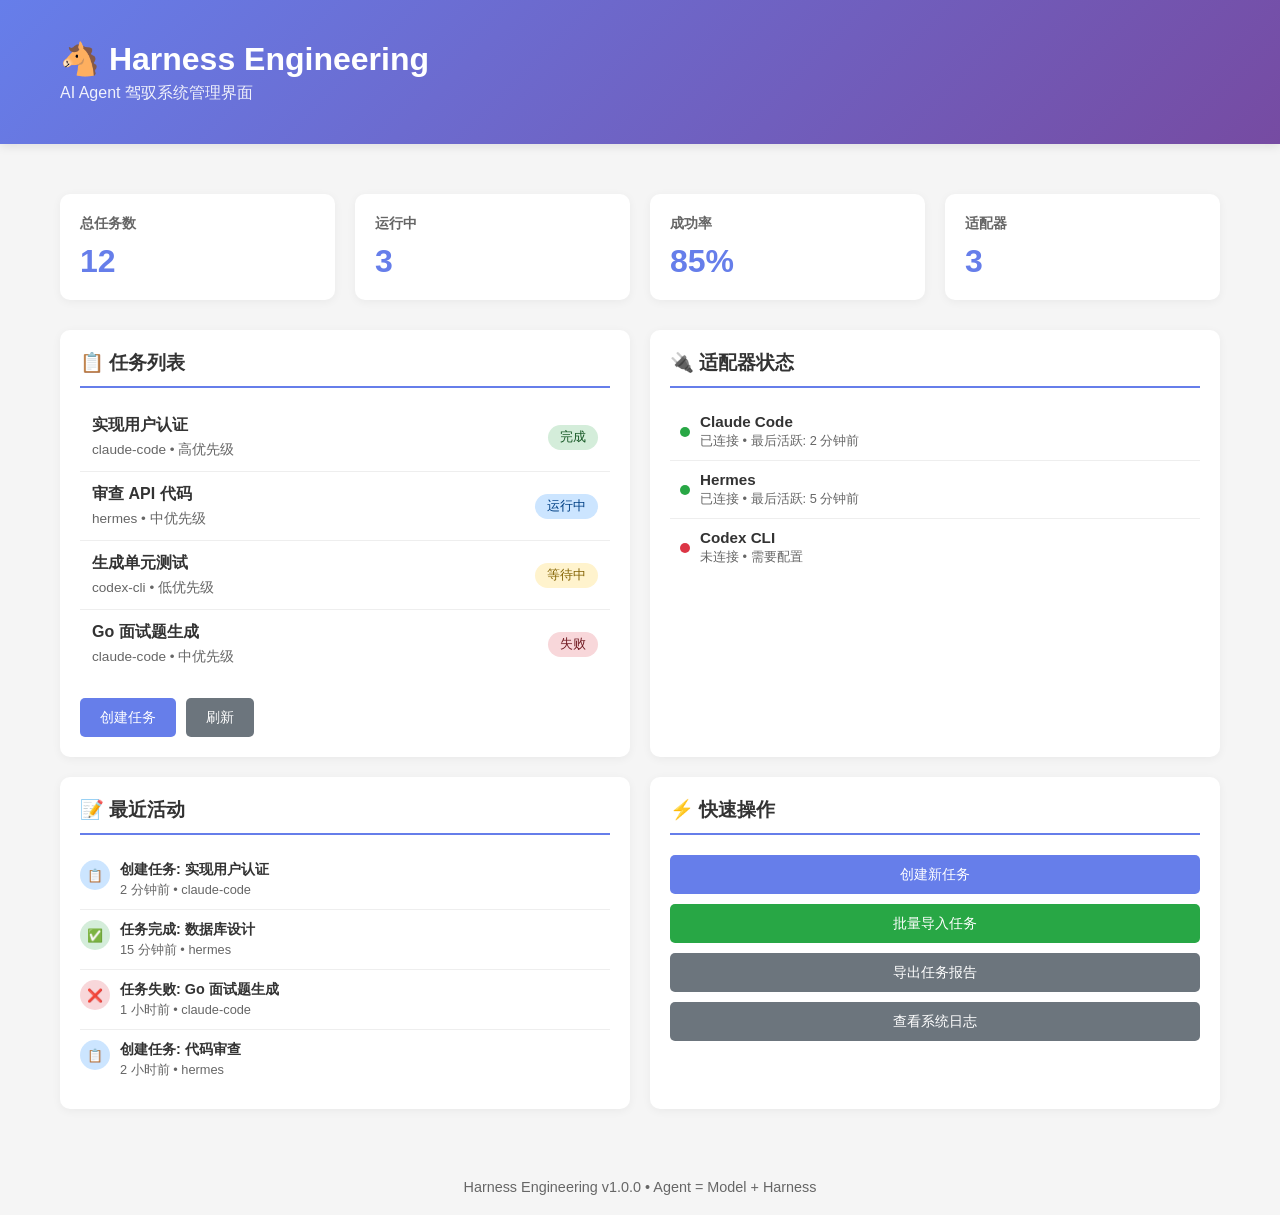
<file: web/index.html>
<!DOCTYPE html>
<html lang="zh-CN">
<head>
    <meta charset="UTF-8">
    <meta name="viewport" content="width=device-width, initial-scale=1.0">
    <title>Harness Engineering - 管理界面</title>
    <style>
        * {
            margin: 0;
            padding: 0;
            box-sizing: border-box;
        }

        body {
            font-family: -apple-system, BlinkMacSystemFont, 'Segoe UI', Roboto, 'Helvetica Neue', Arial, sans-serif;
            background-color: #f5f5f5;
            color: #333;
        }

        .container {
            max-width: 1200px;
            margin: 0 auto;
            padding: 20px;
        }

        header {
            background: linear-gradient(135deg, #667eea 0%, #764ba2 100%);
            color: white;
            padding: 20px 0;
            margin-bottom: 30px;
            box-shadow: 0 2px 10px rgba(0,0,0,0.1);
        }

        header h1 {
            font-size: 2rem;
            margin-bottom: 5px;
        }

        header p {
            opacity: 0.9;
        }

        .stats-grid {
            display: grid;
            grid-template-columns: repeat(auto-fit, minmax(200px, 1fr));
            gap: 20px;
            margin-bottom: 30px;
        }

        .stat-card {
            background: white;
            border-radius: 10px;
            padding: 20px;
            box-shadow: 0 2px 10px rgba(0,0,0,0.05);
            transition: transform 0.2s;
        }

        .stat-card:hover {
            transform: translateY(-5px);
        }

        .stat-card h3 {
            color: #666;
            font-size: 0.9rem;
            margin-bottom: 10px;
        }

        .stat-card .value {
            font-size: 2rem;
            font-weight: bold;
            color: #667eea;
        }

        .main-grid {
            display: grid;
            grid-template-columns: 1fr 1fr;
            gap: 20px;
        }

        .card {
            background: white;
            border-radius: 10px;
            padding: 20px;
            box-shadow: 0 2px 10px rgba(0,0,0,0.05);
        }

        .card h2 {
            font-size: 1.2rem;
            margin-bottom: 15px;
            color: #333;
            border-bottom: 2px solid #667eea;
            padding-bottom: 10px;
        }

        .task-list {
            list-style: none;
        }

        .task-item {
            padding: 12px;
            border-bottom: 1px solid #eee;
            display: flex;
            justify-content: space-between;
            align-items: center;
            transition: background 0.2s;
        }

        .task-item:hover {
            background: #f9f9f9;
        }

        .task-item:last-child {
            border-bottom: none;
        }

        .task-info h4 {
            font-size: 1rem;
            margin-bottom: 5px;
            color: #333;
        }

        .task-info p {
            font-size: 0.85rem;
            color: #666;
        }

        .task-status {
            padding: 4px 12px;
            border-radius: 20px;
            font-size: 0.8rem;
            font-weight: 500;
        }

        .status-pending {
            background: #fff3cd;
            color: #856404;
        }

        .status-running {
            background: #cce5ff;
            color: #004085;
        }

        .status-completed {
            background: #d4edda;
            color: #155724;
        }

        .status-failed {
            background: #f8d7da;
            color: #721c24;
        }

        .btn {
            display: inline-block;
            padding: 10px 20px;
            border: none;
            border-radius: 5px;
            font-size: 0.9rem;
            cursor: pointer;
            transition: all 0.2s;
        }

        .btn-primary {
            background: #667eea;
            color: white;
        }

        .btn-primary:hover {
            background: #556cd6;
        }

        .btn-secondary {
            background: #6c757d;
            color: white;
        }

        .btn-secondary:hover {
            background: #5a6268;
        }

        .btn-success {
            background: #28a745;
            color: white;
        }

        .btn-success:hover {
            background: #218838;
        }

        .btn-danger {
            background: #dc3545;
            color: white;
        }

        .btn-danger:hover {
            background: #c82333;
        }

        .btn-group {
            display: flex;
            gap: 10px;
            margin-top: 20px;
        }

        .form-group {
            margin-bottom: 15px;
        }

        .form-group label {
            display: block;
            margin-bottom: 5px;
            font-weight: 500;
            color: #555;
        }

        .form-group input,
        .form-group select,
        .form-group textarea {
            width: 100%;
            padding: 10px;
            border: 1px solid #ddd;
            border-radius: 5px;
            font-size: 0.9rem;
            transition: border 0.2s;
        }

        .form-group input:focus,
        .form-group select:focus,
        .form-group textarea:focus {
            outline: none;
            border-color: #667eea;
        }

        .modal {
            display: none;
            position: fixed;
            top: 0;
            left: 0;
            width: 100%;
            height: 100%;
            background: rgba(0,0,0,0.5);
            z-index: 1000;
            justify-content: center;
            align-items: center;
        }

        .modal.active {
            display: flex;
        }

        .modal-content {
            background: white;
            border-radius: 10px;
            padding: 30px;
            width: 90%;
            max-width: 500px;
            max-height: 80vh;
            overflow-y: auto;
        }

        .modal-header {
            display: flex;
            justify-content: space-between;
            align-items: center;
            margin-bottom: 20px;
        }

        .modal-header h2 {
            font-size: 1.3rem;
            border: none;
            padding: 0;
            margin: 0;
        }

        .modal-close {
            background: none;
            border: none;
            font-size: 1.5rem;
            cursor: pointer;
            color: #666;
        }

        .activity-list {
            list-style: none;
        }

        .activity-item {
            padding: 10px 0;
            border-bottom: 1px solid #eee;
            display: flex;
            gap: 10px;
        }

        .activity-item:last-child {
            border-bottom: none;
        }

        .activity-icon {
            width: 30px;
            height: 30px;
            border-radius: 50%;
            display: flex;
            align-items: center;
            justify-content: center;
            font-size: 0.8rem;
            flex-shrink: 0;
        }

        .activity-icon.task {
            background: #cce5ff;
            color: #004085;
        }

        .activity-icon.success {
            background: #d4edda;
            color: #155724;
        }

        .activity-icon.error {
            background: #f8d7da;
            color: #721c24;
        }

        .activity-content h4 {
            font-size: 0.9rem;
            margin-bottom: 3px;
        }

        .activity-content p {
            font-size: 0.8rem;
            color: #666;
        }

        .adapter-status {
            display: flex;
            align-items: center;
            gap: 10px;
            padding: 10px;
            border-bottom: 1px solid #eee;
        }

        .adapter-status:last-child {
            border-bottom: none;
        }

        .adapter-dot {
            width: 10px;
            height: 10px;
            border-radius: 50%;
        }

        .adapter-dot.online {
            background: #28a745;
        }

        .adapter-dot.offline {
            background: #dc3545;
        }

        .adapter-info h4 {
            font-size: 0.95rem;
            margin-bottom: 3px;
        }

        .adapter-info p {
            font-size: 0.8rem;
            color: #666;
        }

        footer {
            text-align: center;
            padding: 20px;
            margin-top: 30px;
            color: #666;
            font-size: 0.9rem;
        }

        @media (max-width: 768px) {
            .main-grid {
                grid-template-columns: 1fr;
            }

            .stats-grid {
                grid-template-columns: repeat(2, 1fr);
            }
        }
    </style>
</head>
<body>
    <header>
        <div class="container">
            <h1>🐴 Harness Engineering</h1>
            <p>AI Agent 驾驭系统管理界面</p>
        </div>
    </header>

    <div class="container">
        <!-- 统计卡片 -->
        <div class="stats-grid">
            <div class="stat-card">
                <h3>总任务数</h3>
                <div class="value" id="totalTasks">12</div>
            </div>
            <div class="stat-card">
                <h3>运行中</h3>
                <div class="value" id="runningTasks">3</div>
            </div>
            <div class="stat-card">
                <h3>成功率</h3>
                <div class="value" id="successRate">85%</div>
            </div>
            <div class="stat-card">
                <h3>适配器</h3>
                <div class="value" id="adapters">3</div>
            </div>
        </div>

        <!-- 主要内容 -->
        <div class="main-grid">
            <!-- 任务列表 -->
            <div class="card">
                <h2>📋 任务列表</h2>
                <ul class="task-list" id="taskList">
                    <li class="task-item">
                        <div class="task-info">
                            <h4>实现用户认证</h4>
                            <p>claude-code • 高优先级</p>
                        </div>
                        <span class="task-status status-completed">完成</span>
                    </li>
                    <li class="task-item">
                        <div class="task-info">
                            <h4>审查 API 代码</h4>
                            <p>hermes • 中优先级</p>
                        </div>
                        <span class="task-status status-running">运行中</span>
                    </li>
                    <li class="task-item">
                        <div class="task-info">
                            <h4>生成单元测试</h4>
                            <p>codex-cli • 低优先级</p>
                        </div>
                        <span class="task-status status-pending">等待中</span>
                    </li>
                    <li class="task-item">
                        <div class="task-info">
                            <h4>Go 面试题生成</h4>
                            <p>claude-code • 中优先级</p>
                        </div>
                        <span class="task-status status-failed">失败</span>
                    </li>
                </ul>
                <div class="btn-group">
                    <button class="btn btn-primary" onclick="openModal()">创建任务</button>
                    <button class="btn btn-secondary">刷新</button>
                </div>
            </div>

            <!-- 适配器状态 -->
            <div class="card">
                <h2>🔌 适配器状态</h2>
                <div class="adapter-status">
                    <div class="adapter-dot online"></div>
                    <div class="adapter-info">
                        <h4>Claude Code</h4>
                        <p>已连接 • 最后活跃: 2 分钟前</p>
                    </div>
                </div>
                <div class="adapter-status">
                    <div class="adapter-dot online"></div>
                    <div class="adapter-info">
                        <h4>Hermes</h4>
                        <p>已连接 • 最后活跃: 5 分钟前</p>
                    </div>
                </div>
                <div class="adapter-status">
                    <div class="adapter-dot offline"></div>
                    <div class="adapter-info">
                        <h4>Codex CLI</h4>
                        <p>未连接 • 需要配置</p>
                    </div>
                </div>
            </div>

            <!-- 最近活动 -->
            <div class="card">
                <h2>📝 最近活动</h2>
                <ul class="activity-list">
                    <li class="activity-item">
                        <div class="activity-icon task">📋</div>
                        <div class="activity-content">
                            <h4>创建任务: 实现用户认证</h4>
                            <p>2 分钟前 • claude-code</p>
                        </div>
                    </li>
                    <li class="activity-item">
                        <div class="activity-icon success">✅</div>
                        <div class="activity-content">
                            <h4>任务完成: 数据库设计</h4>
                            <p>15 分钟前 • hermes</p>
                        </div>
                    </li>
                    <li class="activity-item">
                        <div class="activity-icon error">❌</div>
                        <div class="activity-content">
                            <h4>任务失败: Go 面试题生成</h4>
                            <p>1 小时前 • claude-code</p>
                        </div>
                    </li>
                    <li class="activity-item">
                        <div class="activity-icon task">📋</div>
                        <div class="activity-content">
                            <h4>创建任务: 代码审查</h4>
                            <p>2 小时前 • hermes</p>
                        </div>
                    </li>
                </ul>
            </div>

            <!-- 快速操作 -->
            <div class="card">
                <h2>⚡ 快速操作</h2>
                <div class="btn-group" style="flex-direction: column;">
                    <button class="btn btn-primary" onclick="openModal()">创建新任务</button>
                    <button class="btn btn-success">批量导入任务</button>
                    <button class="btn btn-secondary">导出任务报告</button>
                    <button class="btn btn-secondary">查看系统日志</button>
                </div>
            </div>
        </div>
    </div>

    <!-- 创建任务模态框 -->
    <div class="modal" id="createTaskModal">
        <div class="modal-content">
            <div class="modal-header">
                <h2>创建新任务</h2>
                <button class="modal-close" onclick="closeModal()">&times;</button>
            </div>
            <form id="createTaskForm">
                <div class="form-group">
                    <label>任务 ID</label>
                    <input type="text" id="taskId" placeholder="自动生成">
                </div>
                <div class="form-group">
                    <label>任务类型</label>
                    <select id="taskType">
                        <option value="implement">代码实现</option>
                        <option value="review">代码审查</option>
                        <option value="test">测试生成</option>
                        <option value="interview">Go 面试</option>
                    </select>
                </div>
                <div class="form-group">
                    <label>任务描述</label>
                    <textarea id="taskDescription" rows="3" placeholder="描述任务内容"></textarea>
                </div>
                <div class="form-group">
                    <label>适配器</label>
                    <select id="taskAdapter">
                        <option value="claude-code">Claude Code</option>
                        <option value="hermes">Hermes</option>
                        <option value="codex-cli">Codex CLI</option>
                    </select>
                </div>
                <div class="form-group">
                    <label>优先级</label>
                    <select id="taskPriority">
                        <option value="low">低</option>
                        <option value="medium" selected>中</option>
                        <option value="high">高</option>
                        <option value="critical">紧急</option>
                    </select>
                </div>
                <div class="btn-group">
                    <button type="submit" class="btn btn-primary">创建</button>
                    <button type="button" class="btn btn-secondary" onclick="closeModal()">取消</button>
                </div>
            </form>
        </div>
    </div>

    <footer>
        <p>Harness Engineering v1.0.0 • Agent = Model + Harness</p>
    </footer>

    <script>
        // 打开模态框
        function openModal() {
            document.getElementById('createTaskModal').classList.add('active');
        }

        // 关闭模态框
        function closeModal() {
            document.getElementById('createTaskModal').classList.remove('active');
        }

        // 创建任务
        document.getElementById('createTaskForm').addEventListener('submit', function(e) {
            e.preventDefault();

            const task = {
                id: document.getElementById('taskId').value || 'task-' + Date.now(),
                type: document.getElementById('taskType').value,
                description: document.getElementById('taskDescription').value,
                adapter: document.getElementById('taskAdapter').value,
                priority: document.getElementById('taskPriority').value
            };

            // 发送到 API
            fetch('/api/tasks', {
                method: 'POST',
                headers: {
                    'Content-Type': 'application/json'
                },
                body: JSON.stringify(task)
            })
            .then(response => response.json())
            .then(data => {
                alert('任务创建成功！');
                closeModal();
                location.reload();
            })
            .catch(error => {
                alert('创建失败: ' + error.message);
            });
        });

        // 刷新数据
        function refreshData() {
            fetch('/api/tasks')
                .then(response => response.json())
                .then(tasks => {
                    // 更新任务列表
                    const taskList = document.getElementById('taskList');
                    taskList.innerHTML = '';

                    tasks.forEach(task => {
                        const li = document.createElement('li');
                        li.className = 'task-item';
                        li.innerHTML = `
                            <div class="task-info">
                                <h4>${task.description}</h4>
                                <p>${task.adapter} • ${task.priority}优先级</p>
                            </div>
                            <span class="task-status status-${task.status}">${task.status}</span>
                        `;
                        taskList.appendChild(li);
                    });

                    // 更新统计
                    document.getElementById('totalTasks').textContent = tasks.length;
                    document.getElementById('runningTasks').textContent = tasks.filter(t => t.status === 'running').length;
                })
                .catch(error => console.error('Error:', error));
        }

        // 每 30 秒刷新一次
        setInterval(refreshData, 30000);
    </script>
</body>
</html>
</file>
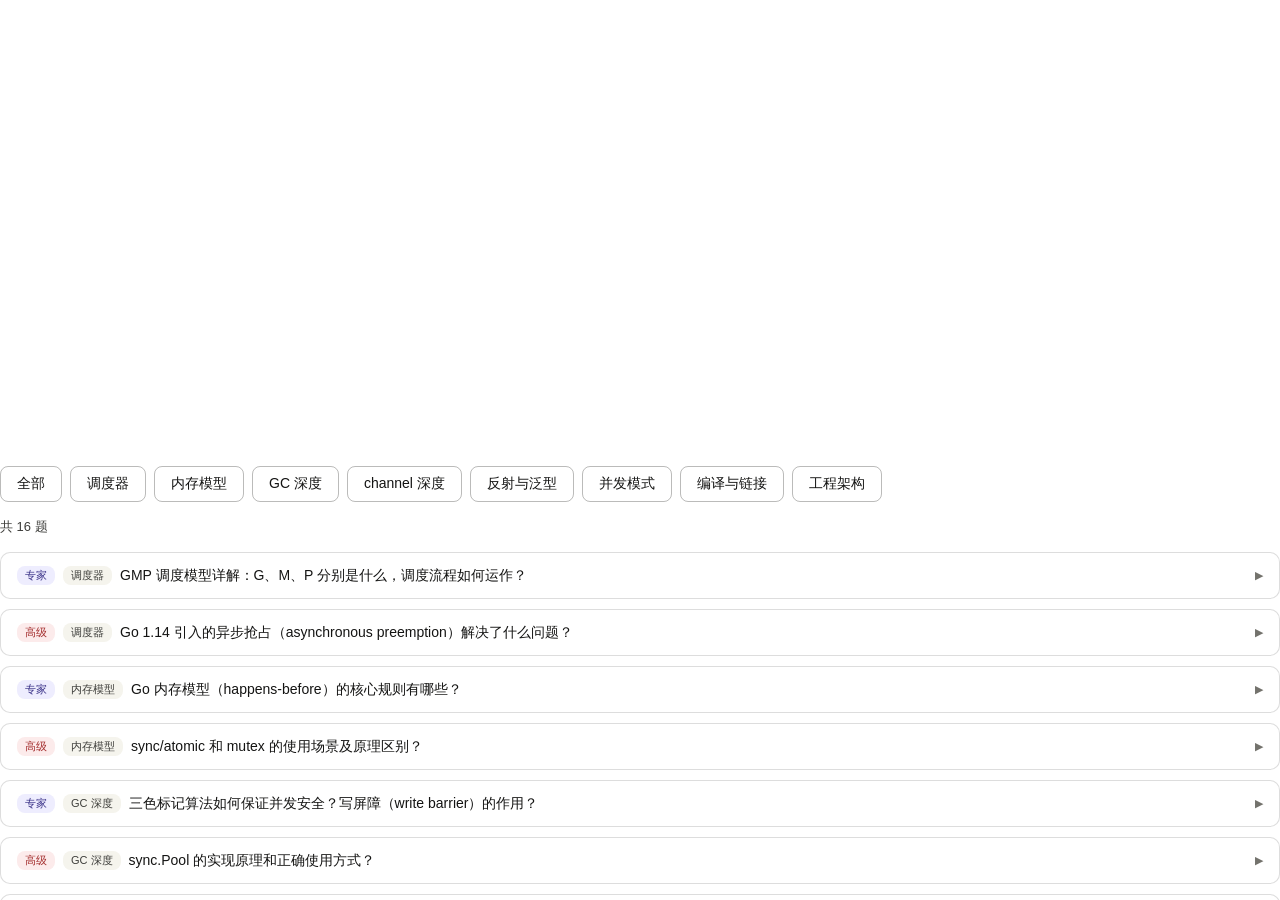
<file: docs/interview/面试题 与 答案_files/mcp_apps(1).html>
<!DOCTYPE html>
<!-- saved from url=(0357)https://e330022c3426e7b298a0a8eff285f22c.claudemcpcontent.com/mcp_apps?connect-src=https%3A%2F%2Fesm.sh+https%3A%2F%2Fcdnjs.cloudflare.com+https%3A%2F%2Fcdn.jsdelivr.net+https%3A%2F%2Funpkg.com&resource-src=https%3A%2F%2Fesm.sh+https%3A%2F%2Fcdnjs.cloudflare.com+https%3A%2F%2Fcdn.jsdelivr.net+https%3A%2F%2Funpkg.com+https%3A%2F%2Fassets.claude.ai&dev=true -->
<html><head><meta http-equiv="Content-Type" content="text/html; charset=UTF-8">
    
    <meta name="color-scheme" content="light dark">
    <meta name="viewport" content="initial-scale=1.0, maximum-scale=1.0, user-scalable=no">
    <title>MCP-UI Proxy</title>
    <style>
      html,
      body {
        margin: 0;
        height: 100vh;
        width: 100vw;
      }
      body {
        display: flex;
        flex-direction: column;
      }
      * {
        box-sizing: border-box;
      }
      iframe {
        background-color: transparent;
        border: 0px none transparent;
        padding: 0px;
        overflow: hidden;
        flex-grow: 1;
      }
    </style>
  </head>
  <body>
    <script>
      // Double-iframe raw HTML mode (HTML sent via postMessage)
      const inner = document.createElement('iframe');
      inner.style = 'width:100%; height:100%; border:none;';
      inner.setAttribute('sandbox', 'allow-scripts allow-same-origin allow-forms');
      document.body.appendChild(inner);

      let parentOrigin = '*';

      const ALLOWED_ORIGIN_PATTERNS = ["https://claude.ai","https://preview.claude.ai"];

      const isAllowedOrigin = function(origin) {
        try {
          const url = new URL(origin);
          const originHost = url.host;
          const originScheme = url.protocol.replace(':', '');
          return ALLOWED_ORIGIN_PATTERNS.some(pattern => {
            const [patternScheme, patternHost] = pattern.split('://');
            if (originScheme !== patternScheme) return false;
            if (patternHost === 'localhost:*') {
              return originHost.startsWith('localhost:') || originHost === 'localhost';
            }
            if (patternHost.startsWith('*.')) {
              const baseDomain = patternHost.slice(2);
              return originHost === baseDomain || originHost.endsWith('.' + baseDomain);
            }
            return originHost === patternHost;
          });
        } catch {
          return false;
        }
      };

      // Build Permission Policy allow attribute from permissions object.
      // Maps McpUiResourcePermissions keys to Permission Policy feature names.
      // Uses '*' suffix for cross-origin permission delegation.
      //
      // NOTE: This is duplicated from packages/mcp-ext-apps-host/app-host-utils.ts
      // because this runs as inline JS in the browser. Keep both in sync!
      const buildAllowAttribute = function(permissions) {
        if (!permissions || typeof permissions !== 'object') return '';
        const mapping = {
          camera: 'camera',
          microphone: 'microphone',
          geolocation: 'geolocation',
          clipboardWrite: 'clipboard-write',
        };
        const features = Object.keys(permissions)
          .filter(key => mapping[key] && permissions[key] != null)
          .map(key => mapping[key] + ' *');
        return features.join('; ');
      };

      // IncrementalJsonParser for healing streamed tool-input deltas.
      // When the host sends raw JSON text deltas (tool-input-delta), the sandbox
      // feeds them through this parser and forwards the healed result to the view
      // as a standard tool-input-partial notification.
      // Source: packages/utils/incrementalJsonParser.ts (build-time generated, see scripts/build-inline-parser.ts)
      var T=Object.defineProperty;var m=(h,e,i)=>e in h?T(h,e,{enumerable:!0,configurable:!0,writable:!0,value:i}):h[e]=i;var r=(h,e,i)=>m(h,typeof e!="symbol"?e+"":e,i);var E=(a=>(a[a.NONE=0]="NONE",a[a.STRING=1]="STRING",a[a.STRING_ESCAPE=2]="STRING_ESCAPE",a[a.STRING_UNICODE=3]="STRING_UNICODE",a[a.NUMBER=4]="NUMBER",a[a.LITERAL=5]="LITERAL",a))(E||{}),c=(t=>(t[t.SIGN=0]="SIGN",t[t.INT_ZERO=1]="INT_ZERO",t[t.INT_DIGIT=2]="INT_DIGIT",t[t.FRAC_DOT=3]="FRAC_DOT",t[t.FRAC_DIGIT=4]="FRAC_DIGIT",t[t.EXP_E=5]="EXP_E",t[t.EXP_SIGN=6]="EXP_SIGN",t[t.EXP_DIGIT=7]="EXP_DIGIT",t))(c||{}),P=(t=>(t[t.OBJ_EMPTY=0]="OBJ_EMPTY",t[t.OBJ_VALUE=1]="OBJ_VALUE",t[t.OBJ_AFTER_KEY=2]="OBJ_AFTER_KEY",t[t.OBJ_AFTER_VALUE=3]="OBJ_AFTER_VALUE",t[t.OBJ_AFTER_COMMA=4]="OBJ_AFTER_COMMA",t[t.ARR_EMPTY=10]="ARR_EMPTY",t[t.ARR_AFTER_VALUE=11]="ARR_AFTER_VALUE",t[t.ARR_AFTER_COMMA=12]="ARR_AFTER_COMMA",t))(P||{});function _(h){return h<10}class IncrementalJsonParser{constructor(e){r(this,"raw","");r(this,"rawLength",0);r(this,"stack",[]);r(this,"tokenType",0);r(this,"numPhase",0);r(this,"literalTarget","");r(this,"literalIndex",0);r(this,"unicodeRemaining",0);r(this,"escapeStartPos",0);r(this,"numberStartPos",0);r(this,"trailingCommaIndex",-1);r(this,"currentPos",0);r(this,"complete",!1);r(this,"healedCache",null);r(this,"onUpdateCb");r(this,"onCompleteCb");this.onUpdateCb=e?.onUpdate??null,this.onCompleteCb=e?.onComplete??null}get onUpdate(){return this.onUpdateCb}set onUpdate(e){this.onUpdateCb=e}get onComplete(){return this.onCompleteCb}set onComplete(e){this.onCompleteCb=e}write(e){if(this.complete||e.length===0)return;const i=this.rawLength;let s=e.length;for(let a=0;a<e.length;a++){if(this.complete){s=a;break}const n=e[a],t=i+a;switch(this.currentPos=t,this.tokenType){case 1:this.processStringChar(n);break;case 2:this.processStringEscapeChar(n);break;case 3:this.processStringUnicodeChar(n);break;case 4:this.processNumberChar(n)||(this.endNumber(),a--);break;case 5:this.processLiteralChar(n)||(this.endLiteral(),a--);break;case 0:this.processStructuralChar(n,t);break}}s===e.length?this.raw+=e:s>0&&(this.raw+=e.substring(0,s)),this.rawLength+=s;const l=this.healedCache;this.healedCache=null;const u=this.getHealed();u!==l&&this.onUpdateCb&&this.onUpdateCb(u),this.complete&&this.onCompleteCb&&this.onCompleteCb(this.raw)}getHealed(){if(this.healedCache!==null)return this.healedCache;if(this.complete)return this.healedCache=this.raw,this.raw;if(this.rawLength===0)return this.healedCache="","";const e=this.stack.length>0?this.stack[this.stack.length-1]:null,i=e&&(e.phase===0||e.phase===4),s=e&&(i&&this.tokenType!==0||this.tokenType===0&&(e.phase===2||e.phase===1)),l=this.tokenType===4&&!this.isTerminalNumberPhase()&&!s,u=l?this.numberStartPos+this.validNumberPrefixLength():-1,a=l&&u<=this.numberStartPos,n=(this.tokenType===2||this.tokenType===3)&&!s;let t;s?t=this.raw.substring(0,e.lastEntryEnd):a?t=e?this.raw.substring(0,e.lastEntryEnd):"":l?t=this.raw.substring(0,u):n?t=this.raw.substring(0,this.escapeStartPos):this.trailingCommaIndex>=0&&this.tokenType===0?t=this.raw.substring(0,this.trailingCommaIndex):t=this.raw;let o="";if(n)o+='"';else if(!s&&!a&&!l)switch(this.tokenType){case 1:o+='"';break;case 2:case 3:break;case 4:o+=this.healNumberSuffix();break;case 5:o+=this.literalTarget.substring(this.literalIndex);break;case 0:break}for(let p=this.stack.length-1;p>=0;p--)o+=_(this.stack[p].phase)?"}":"]";return this.healedCache=t+o,this.healedCache}getRaw(){return this.raw}get isComplete(){return this.complete}get depth(){return this.stack.length}end(){this.complete||(this.stack.length===0&&(this.tokenType===4?this.endNumber():this.tokenType===5&&this.endLiteral()),this.complete&&this.onCompleteCb&&this.onCompleteCb(this.raw))}reset(){this.raw="",this.rawLength=0,this.stack.length=0,this.tokenType=0,this.numPhase=0,this.literalTarget="",this.literalIndex=0,this.unicodeRemaining=0,this.escapeStartPos=0,this.numberStartPos=0,this.trailingCommaIndex=-1,this.currentPos=0,this.complete=!1,this.healedCache=null}processStringChar(e){e==='"'?(this.tokenType=0,this.stringCompleted()):e==="\\"&&(this.tokenType=2,this.escapeStartPos=this.currentPos)}processStringEscapeChar(e){e==="u"?(this.tokenType=3,this.unicodeRemaining=4):this.tokenType=1}processStringUnicodeChar(e){this.unicodeRemaining--,this.unicodeRemaining===0&&(this.tokenType=1)}stringCompleted(){if(this.stack.length===0){this.complete=!0;return}const e=this.stack[this.stack.length-1];switch(e.phase){case 0:case 4:e.phase=2;break;case 1:e.phase=3,e.lastEntryEnd=this.currentPos+1;break;case 10:case 12:e.phase=11,e.lastEntryEnd=this.currentPos+1;break}}processNumberChar(e){switch(this.numPhase){case 0:return e==="0"?(this.numPhase=1,!0):e>="1"&&e<="9"?(this.numPhase=2,!0):!1;case 1:return e==="."?(this.numPhase=3,!0):e==="e"||e==="E"?(this.numPhase=5,!0):!1;case 2:return e>="0"&&e<="9"?!0:e==="."?(this.numPhase=3,!0):e==="e"||e==="E"?(this.numPhase=5,!0):!1;case 3:return e>="0"&&e<="9"?(this.numPhase=4,!0):!1;case 4:return e>="0"&&e<="9"?!0:e==="e"||e==="E"?(this.numPhase=5,!0):!1;case 5:return e==="+"||e==="-"?(this.numPhase=6,!0):e>="0"&&e<="9"?(this.numPhase=7,!0):!1;case 6:return e>="0"&&e<="9"?(this.numPhase=7,!0):!1;case 7:return e>="0"&&e<="9"}}endNumber(){this.tokenType=0,(this.numPhase===1||this.numPhase===2||this.numPhase===4||this.numPhase===7)&&this.valueCompleted(this.currentPos)}isTerminalNumberPhase(){return this.numPhase===1||this.numPhase===2||this.numPhase===4||this.numPhase===7}healNumberSuffix(){return""}validNumberPrefixLength(){const e=this.rawLength-this.numberStartPos;switch(this.numPhase){case 0:return 0;case 3:return e-1;case 5:return e-1;case 6:return e-2;default:return e}}processLiteralChar(e){return e===this.literalTarget[this.literalIndex]?(this.literalIndex++,this.literalIndex===this.literalTarget.length&&this.endLiteral(),!0):!1}endLiteral(){this.tokenType=0,this.literalIndex===this.literalTarget.length&&this.valueCompleted(this.currentPos+1)}processStructuralChar(e,i){if(!(e===" "||e==="	"||e===`
`||e==="\r"))switch(e){case"{":this.clearTrailingComma(),this.stack.push({phase:0,lastEntryEnd:i+1});break;case"[":this.clearTrailingComma(),this.stack.push({phase:10,lastEntryEnd:i+1});break;case"}":{const s=this.topFrame();s&&(s.phase===0||s.phase===3)&&(this.stack.pop(),this.valueCompleted(i+1));break}case"]":{const s=this.topFrame();s&&(s.phase===10||s.phase===11)&&(this.stack.pop(),this.valueCompleted(i+1));break}case":":{const s=this.topFrame();s&&s.phase===2&&(s.phase=1);break}case",":{const s=this.topFrame();s&&(s.phase===3?s.phase=4:s.phase===11&&(s.phase=12),this.trailingCommaIndex=i);break}case'"':this.clearTrailingComma(),this.tokenType=1;break;default:if(e==="-"||e>="0"&&e<="9"){this.clearTrailingComma(),this.tokenType=4,this.numberStartPos=i,e==="-"?this.numPhase=0:e==="0"?this.numPhase=1:this.numPhase=2;break}e==="t"?(this.clearTrailingComma(),this.tokenType=5,this.literalTarget="true",this.literalIndex=1):e==="f"?(this.clearTrailingComma(),this.tokenType=5,this.literalTarget="false",this.literalIndex=1):e==="n"&&(this.clearTrailingComma(),this.tokenType=5,this.literalTarget="null",this.literalIndex=1);break}}topFrame(){return this.stack.length>0?this.stack[this.stack.length-1]:null}clearTrailingComma(){this.trailingCommaIndex>=0&&(this.trailingCommaIndex=-1)}valueCompleted(e){if(this.stack.length===0){this.complete=!0;return}const i=this.stack[this.stack.length-1];switch(i.phase){case 1:i.phase=3,i.lastEntryEnd=e;break;case 10:case 12:i.phase=11,i.lastEntryEnd=e;break}}}

      const jsonParser = new IncrementalJsonParser();

      // Handle messages from the parent (web: claude.ai via postMessage, mobile: native app via mcpAppBridgeReceive).
      // onHandshake is called once during sandbox-resource-ready to lock in the parent origin (web only).
      const handleParentMessage = function(data, onHandshake) {
        if (data && data.method === 'ui/notifications/sandbox-resource-ready') {
          const {html, permissions} = data.params;
          if (typeof html === 'string') {
            if (onHandshake) onHandshake();
            // Set allow attribute for Permission Policy features
            const allowValue = buildAllowAttribute(permissions);
            if (allowValue) {
              inner.setAttribute('allow', allowValue);
            }

            // Use document.write() instead of srcdoc to preserve origin.
            // srcdoc creates an opaque origin that breaks WebGL canvas operations
            // like toDataURL() and cross-origin resource access.
            const doc = inner.contentDocument;
            doc.open();
            doc.write(html);
            doc.close();
          }
        } else if (data && data.method === 'ui/notifications/tool-input-delta') {
          // Host sends raw JSON text deltas — heal and forward as tool-input-partial.
          // The view never sees tool-input-delta; it sees the specced tool-input-partial.
          const delta = data.params && data.params.delta;
          if (typeof delta === 'string' && delta.length > 0) {
            jsonParser.write(delta);
            const healed = jsonParser.getHealed();
            let args;
            try {
              args = JSON.parse(healed);
            } catch {
              console.error('[mcp_apps] healed tool-input-delta did not parse');
              return;
            }
            if (typeof args !== 'object' || args === null) {
              console.error('[mcp_apps] healed tool-input-delta was not an object');
              return;
            }
            if (inner && inner.contentWindow) {
              inner.contentWindow.postMessage({
                jsonrpc: '2.0',
                method: 'ui/notifications/tool-input-partial',
                params: { arguments: args },
              }, location.origin);
            }
          }
        } else {
          if (data && data.method === 'ui/notifications/tool-input') {
            jsonParser.reset();
          }
          if (inner && inner.contentWindow) {
            inner.contentWindow.postMessage(data, location.origin);
          }
        }
      };

      // Wait for HTML content from parent
      window.addEventListener('message', async (event) => {
        if (event.source === window.parent && isAllowedOrigin(event.origin)) {
          handleParentMessage(event.data, function() { parentOrigin = event.origin; });
        } else if (event.source === inner.contentWindow && event.origin === location.origin) {
          // Relay messages from inner to parent (srcdoc + allow-same-origin = same origin as parent)
          window.parent.postMessage(event.data, parentOrigin);
        }
      });

      // Notify parent that proxy is ready to receive HTML (distinct event)
      window.parent.postMessage({
        jsonrpc: "2.0",
        method: 'ui/notifications/sandbox-proxy-ready',
        params: {}
      }, '*');

    </script><iframe sandbox="allow-scripts allow-same-origin allow-forms" allow="clipboard-write *" style="width: 100%; height: 100%; border-width: medium; border-style: none; border-color: currentcolor; border-image: initial;" src="./saved_resource(1).html"></iframe>
  
</body></html>
</file>
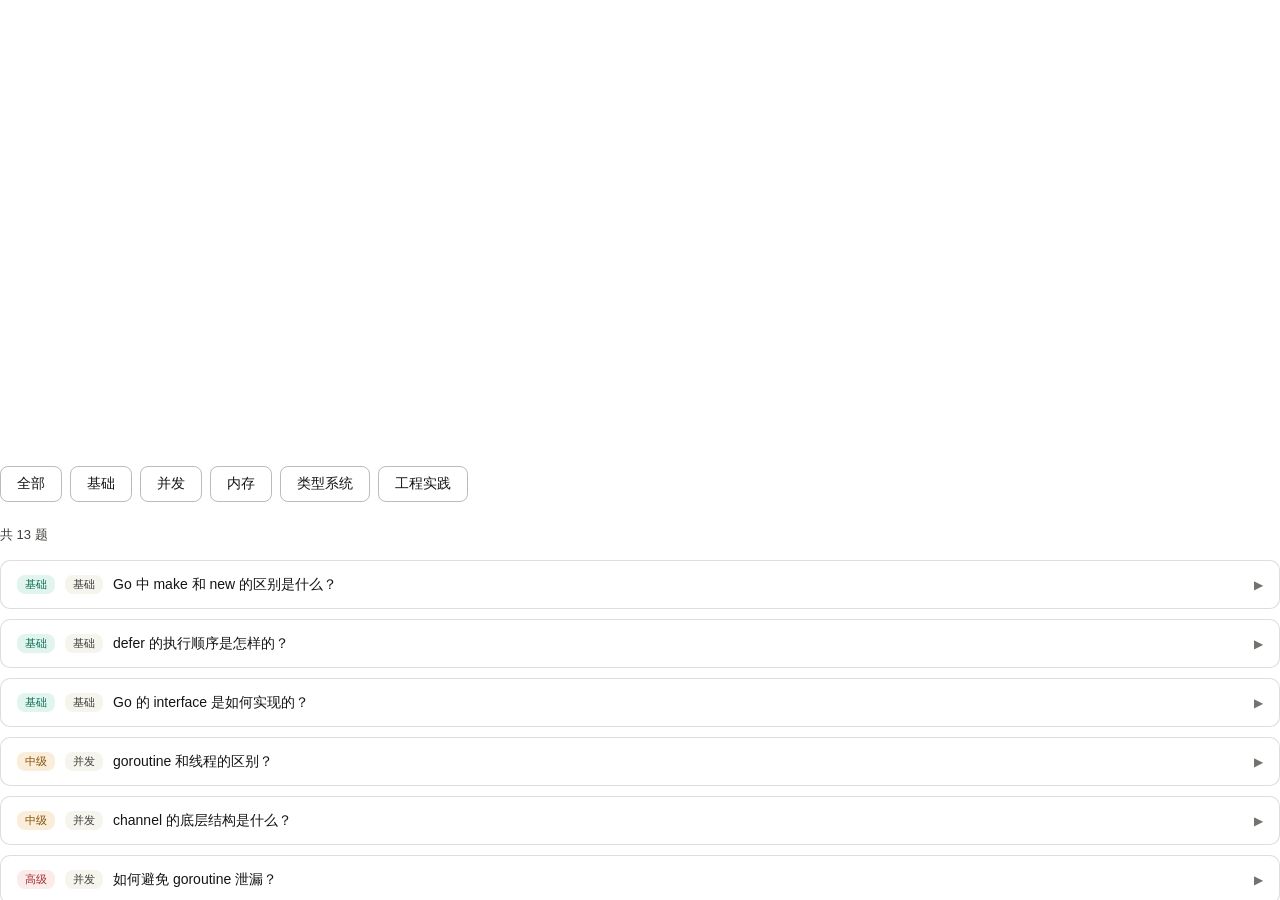
<file: docs/interview/面试题 与 答案_files/mcp_apps.html>
<!DOCTYPE html>
<!-- saved from url=(0357)https://e330022c3426e7b298a0a8eff285f22c.claudemcpcontent.com/mcp_apps?connect-src=https%3A%2F%2Fesm.sh+https%3A%2F%2Fcdnjs.cloudflare.com+https%3A%2F%2Fcdn.jsdelivr.net+https%3A%2F%2Funpkg.com&resource-src=https%3A%2F%2Fesm.sh+https%3A%2F%2Fcdnjs.cloudflare.com+https%3A%2F%2Fcdn.jsdelivr.net+https%3A%2F%2Funpkg.com+https%3A%2F%2Fassets.claude.ai&dev=true -->
<html><head><meta http-equiv="Content-Type" content="text/html; charset=UTF-8">
    
    <meta name="color-scheme" content="light dark">
    <meta name="viewport" content="initial-scale=1.0, maximum-scale=1.0, user-scalable=no">
    <title>MCP-UI Proxy</title>
    <style>
      html,
      body {
        margin: 0;
        height: 100vh;
        width: 100vw;
      }
      body {
        display: flex;
        flex-direction: column;
      }
      * {
        box-sizing: border-box;
      }
      iframe {
        background-color: transparent;
        border: 0px none transparent;
        padding: 0px;
        overflow: hidden;
        flex-grow: 1;
      }
    </style>
  </head>
  <body>
    <script>
      // Double-iframe raw HTML mode (HTML sent via postMessage)
      const inner = document.createElement('iframe');
      inner.style = 'width:100%; height:100%; border:none;';
      inner.setAttribute('sandbox', 'allow-scripts allow-same-origin allow-forms');
      document.body.appendChild(inner);

      let parentOrigin = '*';

      const ALLOWED_ORIGIN_PATTERNS = ["https://claude.ai","https://preview.claude.ai"];

      const isAllowedOrigin = function(origin) {
        try {
          const url = new URL(origin);
          const originHost = url.host;
          const originScheme = url.protocol.replace(':', '');
          return ALLOWED_ORIGIN_PATTERNS.some(pattern => {
            const [patternScheme, patternHost] = pattern.split('://');
            if (originScheme !== patternScheme) return false;
            if (patternHost === 'localhost:*') {
              return originHost.startsWith('localhost:') || originHost === 'localhost';
            }
            if (patternHost.startsWith('*.')) {
              const baseDomain = patternHost.slice(2);
              return originHost === baseDomain || originHost.endsWith('.' + baseDomain);
            }
            return originHost === patternHost;
          });
        } catch {
          return false;
        }
      };

      // Build Permission Policy allow attribute from permissions object.
      // Maps McpUiResourcePermissions keys to Permission Policy feature names.
      // Uses '*' suffix for cross-origin permission delegation.
      //
      // NOTE: This is duplicated from packages/mcp-ext-apps-host/app-host-utils.ts
      // because this runs as inline JS in the browser. Keep both in sync!
      const buildAllowAttribute = function(permissions) {
        if (!permissions || typeof permissions !== 'object') return '';
        const mapping = {
          camera: 'camera',
          microphone: 'microphone',
          geolocation: 'geolocation',
          clipboardWrite: 'clipboard-write',
        };
        const features = Object.keys(permissions)
          .filter(key => mapping[key] && permissions[key] != null)
          .map(key => mapping[key] + ' *');
        return features.join('; ');
      };

      // IncrementalJsonParser for healing streamed tool-input deltas.
      // When the host sends raw JSON text deltas (tool-input-delta), the sandbox
      // feeds them through this parser and forwards the healed result to the view
      // as a standard tool-input-partial notification.
      // Source: packages/utils/incrementalJsonParser.ts (build-time generated, see scripts/build-inline-parser.ts)
      var T=Object.defineProperty;var m=(h,e,i)=>e in h?T(h,e,{enumerable:!0,configurable:!0,writable:!0,value:i}):h[e]=i;var r=(h,e,i)=>m(h,typeof e!="symbol"?e+"":e,i);var E=(a=>(a[a.NONE=0]="NONE",a[a.STRING=1]="STRING",a[a.STRING_ESCAPE=2]="STRING_ESCAPE",a[a.STRING_UNICODE=3]="STRING_UNICODE",a[a.NUMBER=4]="NUMBER",a[a.LITERAL=5]="LITERAL",a))(E||{}),c=(t=>(t[t.SIGN=0]="SIGN",t[t.INT_ZERO=1]="INT_ZERO",t[t.INT_DIGIT=2]="INT_DIGIT",t[t.FRAC_DOT=3]="FRAC_DOT",t[t.FRAC_DIGIT=4]="FRAC_DIGIT",t[t.EXP_E=5]="EXP_E",t[t.EXP_SIGN=6]="EXP_SIGN",t[t.EXP_DIGIT=7]="EXP_DIGIT",t))(c||{}),P=(t=>(t[t.OBJ_EMPTY=0]="OBJ_EMPTY",t[t.OBJ_VALUE=1]="OBJ_VALUE",t[t.OBJ_AFTER_KEY=2]="OBJ_AFTER_KEY",t[t.OBJ_AFTER_VALUE=3]="OBJ_AFTER_VALUE",t[t.OBJ_AFTER_COMMA=4]="OBJ_AFTER_COMMA",t[t.ARR_EMPTY=10]="ARR_EMPTY",t[t.ARR_AFTER_VALUE=11]="ARR_AFTER_VALUE",t[t.ARR_AFTER_COMMA=12]="ARR_AFTER_COMMA",t))(P||{});function _(h){return h<10}class IncrementalJsonParser{constructor(e){r(this,"raw","");r(this,"rawLength",0);r(this,"stack",[]);r(this,"tokenType",0);r(this,"numPhase",0);r(this,"literalTarget","");r(this,"literalIndex",0);r(this,"unicodeRemaining",0);r(this,"escapeStartPos",0);r(this,"numberStartPos",0);r(this,"trailingCommaIndex",-1);r(this,"currentPos",0);r(this,"complete",!1);r(this,"healedCache",null);r(this,"onUpdateCb");r(this,"onCompleteCb");this.onUpdateCb=e?.onUpdate??null,this.onCompleteCb=e?.onComplete??null}get onUpdate(){return this.onUpdateCb}set onUpdate(e){this.onUpdateCb=e}get onComplete(){return this.onCompleteCb}set onComplete(e){this.onCompleteCb=e}write(e){if(this.complete||e.length===0)return;const i=this.rawLength;let s=e.length;for(let a=0;a<e.length;a++){if(this.complete){s=a;break}const n=e[a],t=i+a;switch(this.currentPos=t,this.tokenType){case 1:this.processStringChar(n);break;case 2:this.processStringEscapeChar(n);break;case 3:this.processStringUnicodeChar(n);break;case 4:this.processNumberChar(n)||(this.endNumber(),a--);break;case 5:this.processLiteralChar(n)||(this.endLiteral(),a--);break;case 0:this.processStructuralChar(n,t);break}}s===e.length?this.raw+=e:s>0&&(this.raw+=e.substring(0,s)),this.rawLength+=s;const l=this.healedCache;this.healedCache=null;const u=this.getHealed();u!==l&&this.onUpdateCb&&this.onUpdateCb(u),this.complete&&this.onCompleteCb&&this.onCompleteCb(this.raw)}getHealed(){if(this.healedCache!==null)return this.healedCache;if(this.complete)return this.healedCache=this.raw,this.raw;if(this.rawLength===0)return this.healedCache="","";const e=this.stack.length>0?this.stack[this.stack.length-1]:null,i=e&&(e.phase===0||e.phase===4),s=e&&(i&&this.tokenType!==0||this.tokenType===0&&(e.phase===2||e.phase===1)),l=this.tokenType===4&&!this.isTerminalNumberPhase()&&!s,u=l?this.numberStartPos+this.validNumberPrefixLength():-1,a=l&&u<=this.numberStartPos,n=(this.tokenType===2||this.tokenType===3)&&!s;let t;s?t=this.raw.substring(0,e.lastEntryEnd):a?t=e?this.raw.substring(0,e.lastEntryEnd):"":l?t=this.raw.substring(0,u):n?t=this.raw.substring(0,this.escapeStartPos):this.trailingCommaIndex>=0&&this.tokenType===0?t=this.raw.substring(0,this.trailingCommaIndex):t=this.raw;let o="";if(n)o+='"';else if(!s&&!a&&!l)switch(this.tokenType){case 1:o+='"';break;case 2:case 3:break;case 4:o+=this.healNumberSuffix();break;case 5:o+=this.literalTarget.substring(this.literalIndex);break;case 0:break}for(let p=this.stack.length-1;p>=0;p--)o+=_(this.stack[p].phase)?"}":"]";return this.healedCache=t+o,this.healedCache}getRaw(){return this.raw}get isComplete(){return this.complete}get depth(){return this.stack.length}end(){this.complete||(this.stack.length===0&&(this.tokenType===4?this.endNumber():this.tokenType===5&&this.endLiteral()),this.complete&&this.onCompleteCb&&this.onCompleteCb(this.raw))}reset(){this.raw="",this.rawLength=0,this.stack.length=0,this.tokenType=0,this.numPhase=0,this.literalTarget="",this.literalIndex=0,this.unicodeRemaining=0,this.escapeStartPos=0,this.numberStartPos=0,this.trailingCommaIndex=-1,this.currentPos=0,this.complete=!1,this.healedCache=null}processStringChar(e){e==='"'?(this.tokenType=0,this.stringCompleted()):e==="\\"&&(this.tokenType=2,this.escapeStartPos=this.currentPos)}processStringEscapeChar(e){e==="u"?(this.tokenType=3,this.unicodeRemaining=4):this.tokenType=1}processStringUnicodeChar(e){this.unicodeRemaining--,this.unicodeRemaining===0&&(this.tokenType=1)}stringCompleted(){if(this.stack.length===0){this.complete=!0;return}const e=this.stack[this.stack.length-1];switch(e.phase){case 0:case 4:e.phase=2;break;case 1:e.phase=3,e.lastEntryEnd=this.currentPos+1;break;case 10:case 12:e.phase=11,e.lastEntryEnd=this.currentPos+1;break}}processNumberChar(e){switch(this.numPhase){case 0:return e==="0"?(this.numPhase=1,!0):e>="1"&&e<="9"?(this.numPhase=2,!0):!1;case 1:return e==="."?(this.numPhase=3,!0):e==="e"||e==="E"?(this.numPhase=5,!0):!1;case 2:return e>="0"&&e<="9"?!0:e==="."?(this.numPhase=3,!0):e==="e"||e==="E"?(this.numPhase=5,!0):!1;case 3:return e>="0"&&e<="9"?(this.numPhase=4,!0):!1;case 4:return e>="0"&&e<="9"?!0:e==="e"||e==="E"?(this.numPhase=5,!0):!1;case 5:return e==="+"||e==="-"?(this.numPhase=6,!0):e>="0"&&e<="9"?(this.numPhase=7,!0):!1;case 6:return e>="0"&&e<="9"?(this.numPhase=7,!0):!1;case 7:return e>="0"&&e<="9"}}endNumber(){this.tokenType=0,(this.numPhase===1||this.numPhase===2||this.numPhase===4||this.numPhase===7)&&this.valueCompleted(this.currentPos)}isTerminalNumberPhase(){return this.numPhase===1||this.numPhase===2||this.numPhase===4||this.numPhase===7}healNumberSuffix(){return""}validNumberPrefixLength(){const e=this.rawLength-this.numberStartPos;switch(this.numPhase){case 0:return 0;case 3:return e-1;case 5:return e-1;case 6:return e-2;default:return e}}processLiteralChar(e){return e===this.literalTarget[this.literalIndex]?(this.literalIndex++,this.literalIndex===this.literalTarget.length&&this.endLiteral(),!0):!1}endLiteral(){this.tokenType=0,this.literalIndex===this.literalTarget.length&&this.valueCompleted(this.currentPos+1)}processStructuralChar(e,i){if(!(e===" "||e==="	"||e===`
`||e==="\r"))switch(e){case"{":this.clearTrailingComma(),this.stack.push({phase:0,lastEntryEnd:i+1});break;case"[":this.clearTrailingComma(),this.stack.push({phase:10,lastEntryEnd:i+1});break;case"}":{const s=this.topFrame();s&&(s.phase===0||s.phase===3)&&(this.stack.pop(),this.valueCompleted(i+1));break}case"]":{const s=this.topFrame();s&&(s.phase===10||s.phase===11)&&(this.stack.pop(),this.valueCompleted(i+1));break}case":":{const s=this.topFrame();s&&s.phase===2&&(s.phase=1);break}case",":{const s=this.topFrame();s&&(s.phase===3?s.phase=4:s.phase===11&&(s.phase=12),this.trailingCommaIndex=i);break}case'"':this.clearTrailingComma(),this.tokenType=1;break;default:if(e==="-"||e>="0"&&e<="9"){this.clearTrailingComma(),this.tokenType=4,this.numberStartPos=i,e==="-"?this.numPhase=0:e==="0"?this.numPhase=1:this.numPhase=2;break}e==="t"?(this.clearTrailingComma(),this.tokenType=5,this.literalTarget="true",this.literalIndex=1):e==="f"?(this.clearTrailingComma(),this.tokenType=5,this.literalTarget="false",this.literalIndex=1):e==="n"&&(this.clearTrailingComma(),this.tokenType=5,this.literalTarget="null",this.literalIndex=1);break}}topFrame(){return this.stack.length>0?this.stack[this.stack.length-1]:null}clearTrailingComma(){this.trailingCommaIndex>=0&&(this.trailingCommaIndex=-1)}valueCompleted(e){if(this.stack.length===0){this.complete=!0;return}const i=this.stack[this.stack.length-1];switch(i.phase){case 1:i.phase=3,i.lastEntryEnd=e;break;case 10:case 12:i.phase=11,i.lastEntryEnd=e;break}}}

      const jsonParser = new IncrementalJsonParser();

      // Handle messages from the parent (web: claude.ai via postMessage, mobile: native app via mcpAppBridgeReceive).
      // onHandshake is called once during sandbox-resource-ready to lock in the parent origin (web only).
      const handleParentMessage = function(data, onHandshake) {
        if (data && data.method === 'ui/notifications/sandbox-resource-ready') {
          const {html, permissions} = data.params;
          if (typeof html === 'string') {
            if (onHandshake) onHandshake();
            // Set allow attribute for Permission Policy features
            const allowValue = buildAllowAttribute(permissions);
            if (allowValue) {
              inner.setAttribute('allow', allowValue);
            }

            // Use document.write() instead of srcdoc to preserve origin.
            // srcdoc creates an opaque origin that breaks WebGL canvas operations
            // like toDataURL() and cross-origin resource access.
            const doc = inner.contentDocument;
            doc.open();
            doc.write(html);
            doc.close();
          }
        } else if (data && data.method === 'ui/notifications/tool-input-delta') {
          // Host sends raw JSON text deltas — heal and forward as tool-input-partial.
          // The view never sees tool-input-delta; it sees the specced tool-input-partial.
          const delta = data.params && data.params.delta;
          if (typeof delta === 'string' && delta.length > 0) {
            jsonParser.write(delta);
            const healed = jsonParser.getHealed();
            let args;
            try {
              args = JSON.parse(healed);
            } catch {
              console.error('[mcp_apps] healed tool-input-delta did not parse');
              return;
            }
            if (typeof args !== 'object' || args === null) {
              console.error('[mcp_apps] healed tool-input-delta was not an object');
              return;
            }
            if (inner && inner.contentWindow) {
              inner.contentWindow.postMessage({
                jsonrpc: '2.0',
                method: 'ui/notifications/tool-input-partial',
                params: { arguments: args },
              }, location.origin);
            }
          }
        } else {
          if (data && data.method === 'ui/notifications/tool-input') {
            jsonParser.reset();
          }
          if (inner && inner.contentWindow) {
            inner.contentWindow.postMessage(data, location.origin);
          }
        }
      };

      // Wait for HTML content from parent
      window.addEventListener('message', async (event) => {
        if (event.source === window.parent && isAllowedOrigin(event.origin)) {
          handleParentMessage(event.data, function() { parentOrigin = event.origin; });
        } else if (event.source === inner.contentWindow && event.origin === location.origin) {
          // Relay messages from inner to parent (srcdoc + allow-same-origin = same origin as parent)
          window.parent.postMessage(event.data, parentOrigin);
        }
      });

      // Notify parent that proxy is ready to receive HTML (distinct event)
      window.parent.postMessage({
        jsonrpc: "2.0",
        method: 'ui/notifications/sandbox-proxy-ready',
        params: {}
      }, '*');

    </script><iframe sandbox="allow-scripts allow-same-origin allow-forms" allow="clipboard-write *" style="width: 100%; height: 100%; border-width: medium; border-style: none; border-color: currentcolor; border-image: initial;" src="./saved_resource.html"></iframe>
  
</body></html>
</file>
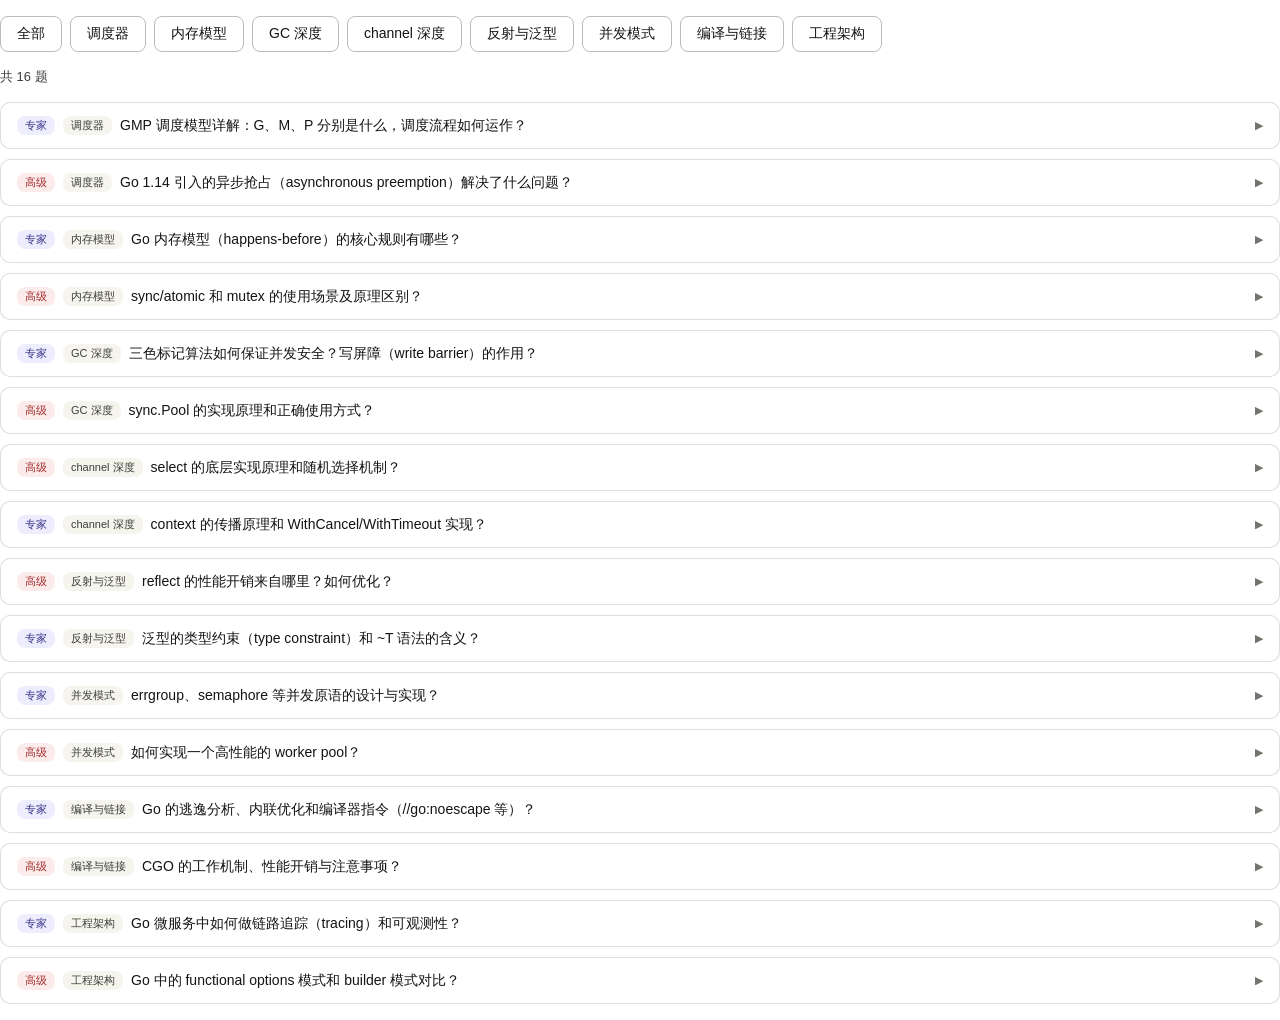
<file: docs/interview/面试题 与 答案_files/saved_resource(1).html>
<!DOCTYPE html>
<!-- saved from url=(0357)https://e330022c3426e7b298a0a8eff285f22c.claudemcpcontent.com/mcp_apps?connect-src=https%3A%2F%2Fesm.sh+https%3A%2F%2Fcdnjs.cloudflare.com+https%3A%2F%2Fcdn.jsdelivr.net+https%3A%2F%2Funpkg.com&resource-src=https%3A%2F%2Fesm.sh+https%3A%2F%2Fcdnjs.cloudflare.com+https%3A%2F%2Fcdn.jsdelivr.net+https%3A%2F%2Funpkg.com+https%3A%2F%2Fassets.claude.ai&dev=true -->
<html lang="en"><head><meta http-equiv="Content-Type" content="text/html; charset=UTF-8">
  
  <meta name="viewport" content="width=device-width, initial-scale=1.0">
  <title>Visualize Widget</title>
  <style id="mcp-host-fonts">
@font-face {
  font-family: "Anthropic Sans";
  src: url("https://assets.claude.ai/Fonts/AnthropicSans-Text-Regular-Static.otf") format("opentype");
  font-weight: 400;
  font-style: normal;
  font-display: swap;
}
@font-face {
  font-family: "Anthropic Sans";
  src: url("https://assets.claude.ai/Fonts/AnthropicSans-Text-RegularItalic-Static.otf") format("opentype");
  font-weight: 400;
  font-style: italic;
  font-display: swap;
}
@font-face {
  font-family: "Anthropic Sans";
  src: url("https://assets.claude.ai/Fonts/AnthropicSans-Text-Medium-Static.otf") format("opentype");
  font-weight: 500;
  font-style: normal;
  font-display: swap;
}
@font-face {
  font-family: "Anthropic Sans";
  src: url("https://assets.claude.ai/Fonts/AnthropicSans-Text-MediumItalic-Static.otf") format("opentype");
  font-weight: 500;
  font-style: italic;
  font-display: swap;
}
@font-face {
  font-family: "Anthropic Sans";
  src: url("https://assets.claude.ai/Fonts/AnthropicSans-Text-Semibold-Static.otf") format("opentype");
  font-weight: 600;
  font-style: normal;
  font-display: swap;
}
@font-face {
  font-family: "Anthropic Sans";
  src: url("https://assets.claude.ai/Fonts/AnthropicSans-Text-SemiboldItalic-Static.otf") format("opentype");
  font-weight: 600;
  font-style: italic;
  font-display: swap;
}
@font-face {
  font-family: "Anthropic Sans";
  src: url("https://assets.claude.ai/Fonts/AnthropicSans-Text-Bold-Static.otf") format("opentype");
  font-weight: 700;
  font-style: normal;
  font-display: swap;
}
@font-face {
  font-family: "Anthropic Sans";
  src: url("https://assets.claude.ai/Fonts/AnthropicSans-Text-BoldItalic-Static.otf") format("opentype");
  font-weight: 700;
  font-style: italic;
  font-display: swap;
}
</style>
  <style>@font-face {
  font-family: "Anthropic Serif";
  src: url("https://assets.claude.ai/Fonts/AnthropicSerif-Text-Regular-Static.otf")
    format("opentype");
  font-weight: 400;
  font-style: normal;
  font-display: swap;
}
@font-face {
  font-family: "Anthropic Serif";
  src: url("https://assets.claude.ai/Fonts/AnthropicSerif-Text-RegularItalic-Static.otf")
    format("opentype");
  font-weight: 400;
  font-style: italic;
  font-display: swap;
}
@font-face {
  font-family: "Anthropic Serif";
  src: url("https://assets.claude.ai/Fonts/AnthropicSerif-Text-Medium-Static.otf")
    format("opentype");
  font-weight: 500;
  font-style: normal;
  font-display: swap;
}
@font-face {
  font-family: "Anthropic Serif";
  src: url("https://assets.claude.ai/Fonts/AnthropicSerif-Text-MediumItalic-Static.otf")
    format("opentype");
  font-weight: 500;
  font-style: italic;
  font-display: swap;
}
@font-face {
  font-family: "Anthropic Serif";
  src: url("https://assets.claude.ai/Fonts/AnthropicSerif-Text-Semibold-Static.otf")
    format("opentype");
  font-weight: 600;
  font-style: normal;
  font-display: swap;
}
@font-face {
  font-family: "Anthropic Serif";
  src: url("https://assets.claude.ai/Fonts/AnthropicSerif-Text-SemiboldItalic-Static.otf")
    format("opentype");
  font-weight: 600;
  font-style: italic;
  font-display: swap;
}
@font-face {
  font-family: "Anthropic Serif";
  src: url("https://assets.claude.ai/Fonts/AnthropicSerif-Text-Bold-Static.otf")
    format("opentype");
  font-weight: 700;
  font-style: normal;
  font-display: swap;
}
@font-face {
  font-family: "Anthropic Serif";
  src: url("https://assets.claude.ai/Fonts/AnthropicSerif-Text-BoldItalic-Static.otf")
    format("opentype");
  font-weight: 700;
  font-style: italic;
  font-display: swap;
}</style>
  <style>:root {
  color-scheme: light dark;
  --font-serif: "Anthropic Serif", Georgia, "Times New Roman", serif;
}
* {
  box-sizing: border-box;
  margin: 0;
  padding: 0;
}
input,
select,
textarea,
button {
  font-family: inherit;
}
body {
  font-family:
    "Anthropic Sans",
    -apple-system,
    BlinkMacSystemFont,
    "Segoe UI",
    sans-serif;
  background: transparent;
}
/* Iframe height is externally managed — host sets iframe.style.height to
 * match body.getBoundingClientRect().height via postMessage. During the
 * 1-frame lag (and the 0.25s initial transition), body > viewport triggers
 * a transient scrollbar that steals ~15px width, reflowing flex content.
 * Zero-width scrollbar = zero layout shift. Wheel/keyboard scroll still
 * work if ever needed. */
html,
body {
  scrollbar-width: none;
}
html::-webkit-scrollbar,
body::-webkit-scrollbar {
  width: 0;
  height: 0;
}
/* Short var aliases — saves ~5 tokens per reference */
:root {
  --p: var(--color-text-primary);
  --s: var(--color-text-secondary);
  --t: var(--color-text-tertiary);
  --bg2: var(--color-background-secondary);
  --b: var(--color-border-secondary);
}

/* SVG utility classes — use class="t" instead of repeating font/fill attrs */
.t {
  font-size: 14px;
  fill: var(--p);
}
.ts {
  font-size: 12px;
  fill: var(--s);
}
.th {
  font-size: 14px;
  fill: var(--p);
  font-weight: 500;
}
.box {
  fill: var(--bg2);
  stroke: var(--b);
}
.arr {
  stroke: var(--t);
  fill: none;
  stroke-width: 1.5;
}
.node {
  cursor: pointer;
}
.node:hover rect,
.node:hover .box {
  filter: brightness(0.97);
}
.node:hover text {
  opacity: 0.8;
}

/* Form element defaults — model writes bare <input>, styling is automatic */
/* :not(form.elicit *) — elicitation form provides its own
 * input/button styling at (0,1,0). Without this exclusion, these
 * generic rules at (0,3,1) / (1,0,2) clobber every .elicit-* class. */
input:not([type="range"]):not([type="checkbox"]):not([type="radio"]):not(
    form.elicit *
  ),
select:not(form.elicit *),
textarea:not(form.elicit *) {
  width: 100%;
  height: 36px;
  padding: 8px 12px;
  font-size: 16px;
  background: var(--color-background-primary);
  color: var(--color-text-primary);
  border: 0.5px solid var(--color-border-tertiary);
  border-radius: 6px;
  outline: none;
  transition:
    border-color 0.15s,
    box-shadow 0.15s;
}
textarea {
  height: auto;
  min-height: 80px;
  resize: vertical;
}
input:not([type="range"]):not([type="checkbox"]):not([type="radio"]):not(
    form.elicit *
  ):hover,
select:not(form.elicit *):hover,
textarea:not(form.elicit *):hover {
  border-color: var(--color-border-secondary);
}
input:not([type="range"]):not([type="checkbox"]):not([type="radio"]):not(
    form.elicit *
  ):focus,
select:not(form.elicit *):focus,
textarea:not(form.elicit *):focus {
  border-color: var(--color-border-info);
  box-shadow: 0 0 0 3px var(--color-background-info);
}
select {
  cursor: pointer;
}

/* Range slider — model writes bare <input type="range">, styling automatic */
input[type="range"] {
  -webkit-appearance: none;
  appearance: none;
  width: 100%;
  height: 4px;
  background: light-dark(rgba(0, 0, 0, 0.08), rgba(255, 255, 255, 0.1));
  border-radius: 2px;
  outline: none;
}
input[type="range"]::-webkit-slider-thumb {
  -webkit-appearance: none;
  width: 18px;
  height: 18px;
  border-radius: 50%;
  background: var(--color-background-primary);
  border: 1px solid var(--color-border-secondary);
  cursor: pointer;
  transition:
    border-color 0.15s,
    transform 0.15s;
}
input[type="range"]:hover::-webkit-slider-thumb {
  border-color: var(--color-border-primary);
  transform: scale(1.1);
}
input[type="range"]::-moz-range-thumb {
  width: 18px;
  height: 18px;
  border-radius: 50%;
  background: var(--color-background-primary);
  border: 1px solid var(--color-border-secondary);
  cursor: pointer;
}

/* Button defaults — model writes bare <button>, interaction states automatic */
button:not(#action-btns button):not(form.elicit button) {
  padding: 8px 16px;
  font-size: 14px;
  background: transparent;
  color: var(--color-text-primary);
  border: 0.5px solid var(--color-border-secondary);
  border-radius: var(--border-radius-md);
  cursor: pointer;
  transition:
    background 0.15s,
    transform 0.1s;
}
button:not(#action-btns button):not(form.elicit button):hover {
  background: var(--color-background-secondary);
}
button:not(#action-btns button):not(form.elicit button):active {
  background: var(--color-border-tertiary);
  transform: scale(0.98);
}

/* ===== Elicitation form — EA-878 =====
 * Inert unless Claude writes <form class="elicit">.
 * Figma: AaGSDTRrOCNVhNa7LZaJVr node 5340:3930
 * Conversational question prompts ("Which side are you on?"),
 * pills for all choices.
 */

form.elicit {
  background: var(--color-background-primary, #fff);
  border: 0.5px solid var(--color-border-tertiary, rgba(31, 30, 29, 0.15));
  border-radius: 16px;
  /* Figma 5340:3930 — soft diffuse shadow, lighter than DS --shadow-md.
   * Margin keeps the shadow from clipping at #vis-container's overflow:hidden
   * edge: y-offset 4px + blur 20px ≈ 24px below, 20px sides. */
  box-shadow: 0 4px 20px 0 rgba(0, 0, 0, 0.04);
  margin: 4px 20px 24px;
  overflow: hidden;
  /* font-base = 14/1.4 sans — descendants inherit; only .elicit-question
   * (serif 16/1.7), .name (12), .badge (9) override. */
  font-family: var(--font-sans, system-ui, sans-serif);
  font-size: 14px;
  line-height: 1.4;
  /* Match host rendering — without this the iframe uses subpixel AA and
   * everything (notably weight-500 buttons) reads ~100 heavier on Retina
   * than the same tokens outside the iframe. */
  -webkit-font-smoothing: antialiased;
  -moz-osx-font-smoothing: grayscale;
  /* Chrome props animate on the form→submitted-summary swap. */
  transition:
    background-color 200ms ease-out,
    box-shadow 200ms ease-out,
    border-radius 200ms ease-out,
    padding 200ms ease-out,
    margin 200ms ease-out;
  /* Shared FileThumbnail tokens (border-border-300/25, shadow-sm/5). */
  --elicit-border-faint: color-mix(
    in srgb,
    var(--color-border-tertiary, rgba(31, 30, 29, 0.15)) 25%,
    transparent
  );
  --elicit-shadow-sm: 0 1px 2px 0 rgba(0, 0, 0, 0.05);
}
/* Form controls don't inherit font props from the UA sheet — pull from root.
 * `font: inherit` shorthand so font-weight comes too; the individual-prop
 * version left weight at the UA <button> default (bold-ish on some
 * platforms) for any control that doesn't set its own weight. */
form.elicit :is(button, input, textarea) {
  font: inherit;
}

/* Header title and question prompts share Claude's chat-output voice
 * (p.font-claude-response-body = Anthropic Serif 16 / 400 / 1.7) so both
 * read as Claude speaking, not form chrome. */
form.elicit .elicit-header,
form.elicit .elicit-question {
  font-family: var(--font-serif, "Anthropic Serif", Georgia, serif);
  font-size: 16px;
  font-weight: 400;
  line-height: 1.7;
  color: var(--color-text-primary, #131313);
}

/* 44px total to match the suggested-connector widget spec.
 * Fixed height + zero vertical padding lets align-items:center handle the rest;
 * avoids the icon/text line-height arithmetic. */
form.elicit .elicit-header {
  display: flex;
  align-items: center;
  gap: 8px;
  height: 44px;
  padding: 0 16px;
  border-bottom: 0.5px solid
    var(--color-border-tertiary, rgba(31, 30, 29, 0.15));
}
form.elicit .elicit-header > svg {
  /* IconBase vectorSizeMap[16] = 20 — anthropicons render in a 20px box. */
  width: 20px;
  height: 20px;
  flex-shrink: 0;
  fill: currentColor;
}
form.elicit .elicit-header > span {
  flex: 1;
}

form.elicit .elicit-body {
  padding: 32px 24px;
  display: flex;
  flex-direction: column;
  gap: 40px;
}

form.elicit .elicit-group {
  display: flex;
  flex-direction: column;
  gap: 16px;
}

form.elicit .elicit-question {
  margin: 0;
}

/* Pills container — no horizontal padding. Previously had 0 8px which pushed
 * pills 8px right of the question/textarea/date in the same .elicit-group. */
form.elicit .elicit-pills {
  display: flex;
  flex-wrap: wrap;
  gap: 12px;
}
form.elicit .elicit-pill {
  /* Fully rounded + tighter padding — visually distinct from the rectangular
   * text inputs (textarea/other/date stay at 8-12px radius). Pills and inputs
   * don't match in height so the shape difference reads as intentional. */
  padding: 8px 12px;
  border: 0.5px solid var(--color-border-tertiary, rgba(31, 30, 29, 0.15));
  border-radius: 9999px;
  background: transparent;
  color: var(--color-text-secondary, #383835);
  cursor: pointer;
  transition:
    border-color 120ms ease,
    background-color 120ms ease;
}
form.elicit .elicit-pill:hover {
  border-color: var(--color-border-secondary, rgba(30, 30, 29, 0.3));
}
/* Semantic accents — same light-fill+soft-border recipe as the blue selected
 * state, applied via attribute so inline style doesn't fight aria-pressed.
 * Single-attr specificity; the [aria-pressed="true"] rule below wins on
 * border+bg so selection remains visible on accented pills. */
form.elicit .elicit-pill[data-accent="warning"] {
  border-color: var(--color-text-warning, #5a4815);
  background: color-mix(
    in srgb,
    var(--color-text-warning, #5a4815) 15%,
    transparent
  );
  color: var(--color-text-warning, #5a4815);
}
form.elicit .elicit-pill[data-accent="danger"] {
  border-color: var(--color-text-danger, #7f2c28);
  background: color-mix(
    in srgb,
    var(--color-text-danger, #7f2c28) 15%,
    transparent
  );
  color: var(--color-text-danger, #7f2c28);
}
form.elicit .elicit-pill[data-accent="success"] {
  border-color: var(--color-text-success, #265b19);
  background: color-mix(
    in srgb,
    var(--color-text-success, #265b19) 15%,
    transparent
  );
  color: var(--color-text-success, #265b19);
}
form.elicit .elicit-pill[aria-pressed="true"] {
  /* Figma: 0.5px #184f95 border + rgba(205,226,251,0.5) fill (approx via color-mix). */
  border: 0.5px solid var(--color-text-info, #184f95);
  background: color-mix(
    in srgb,
    var(--color-text-info, #184f95) 15%,
    transparent
  );
  /* accent-000 — host bridge maps DS accent to --color-text-info (no
   * --accent-* var injected into the iframe). Matches border + fill. */
  color: var(--color-text-info, #184f95);
}

/* "Other" conditional text input.
 * background/color explicit — generic input rule no longer provides
 * these post-specificity-fix, UA Canvas/CanvasText mismatch in dark mode. */
form.elicit .elicit-other {
  margin-top: 8px;
  height: 40px;
  padding: 0 12px;
  border: 0.5px solid var(--color-border-tertiary, rgba(31, 30, 29, 0.15));
  border-radius: 8px;
  background: var(--color-background-primary, #fff);
  color: var(--color-text-primary, #131313);
  width: 100%;
  box-sizing: border-box;
}
form.elicit .elicit-other[hidden] {
  display: none;
}

/* Textarea.
 * background/color explicit — generic textarea rule no longer provides
 * these post-specificity-fix, UA Canvas/CanvasText mismatch in dark mode. */
form.elicit .elicit-textarea {
  min-height: 84px;
  padding: 12px;
  border: 0.5px solid var(--color-border-tertiary, rgba(31, 30, 29, 0.15));
  border-radius: 8px;
  background: var(--color-background-primary, #fff);
  color: var(--color-text-primary, #131313);
  resize: vertical;
  box-sizing: border-box;
  width: 100%;
}
form.elicit .elicit-textarea::placeholder {
  color: var(--color-text-tertiary, #7b7974);
}

/* Date input — pill-shaped, hugs content */
form.elicit .elicit-date {
  padding: 12px 16px;
  border: 0.5px solid var(--color-border-tertiary, rgba(31, 30, 29, 0.15));
  border-radius: 12px;
  background: transparent;
  color: var(--color-text-primary, #131313);
  width: fit-content;
  cursor: pointer;
}
/* Shared focus ring for all text inputs — info-blue border + soft glow */
form.elicit .elicit-other:focus,
form.elicit .elicit-textarea:focus,
form.elicit .elicit-date:focus {
  outline: none;
  border-color: var(--color-border-info, #2a78d6);
  box-shadow: 0 0 0 3px var(--color-background-info, rgba(42, 120, 214, 0.2));
}

/* File upload — dashed dropzone + filled tiles.
 * Tile styling mirrors packages/chat/components/FileThumbnail.tsx (the
 * thumbnail users already see in the chat input row) so a file picked here
 * reads as the same object it becomes once attached. Dropzone is the first
 * flex child; tiles append after it (flow right). */
form.elicit .elicit-files {
  display: flex;
  flex-wrap: wrap;
  align-items: flex-start;
  gap: 12px;
}
form.elicit .elicit-dropzone {
  /* 120×120 = FileThumbnail SIZE_MAP.normal. Dashed stays 1px — 0.5px
   * dashed rasterizes to invisible gaps on non-retina. */
  width: 120px;
  height: 120px;
  border: 1px dashed var(--color-border-tertiary, rgba(31, 30, 29, 0.15));
  border-radius: 10px;
  box-shadow: var(--elicit-shadow-sm);
  display: flex;
  flex-direction: column;
  align-items: center;
  justify-content: center;
  gap: 8px;
  cursor: pointer;
  /* Figma 5340:4071 — 2% text-000 wash over bg-000 */
  background: color-mix(
    in srgb,
    var(--color-text-primary, #131313) 2%,
    var(--color-background-primary, #fff)
  );
  color: var(--color-text-tertiary, #7b7974);
  transition:
    border-color 120ms ease,
    background-color 120ms ease;
}
form.elicit .elicit-dropzone:hover {
  border-color: var(--color-text-info, #184f95);
  background: color-mix(
    in srgb,
    var(--color-text-info, #184f95) 4%,
    transparent
  );
}
form.elicit .elicit-dropzone svg {
  width: 24px;
  height: 24px;
  fill: currentColor;
}
form.elicit .elicit-dropzone input[type="file"] {
  display: none;
}

form.elicit .elicit-file-tile {
  /* FileThumbnail ThumbnailInteractionContainer:
   * rounded-lg border-0.5 border-border-300/25 shadow-sm shadow-always-black/5
   * bg-bg-000 px-2.5 py-2 gap-2.5 → 8px radius, 0.5px border, 8/10px pad */
  width: 120px;
  height: 120px;
  border: 0.5px solid var(--elicit-border-faint);
  border-radius: 8px;
  padding: 8px 10px;
  display: flex;
  flex-direction: column;
  justify-content: space-between;
  gap: 10px;
  background: var(--color-background-primary, #fff);
  box-shadow: var(--elicit-shadow-sm);
  box-sizing: border-box;
  position: relative;
}
form.elicit .elicit-file-tile .name {
  /* FileThumbnail title: text-[12px] text-text-100 break-words line-clamp-3 */
  font-size: 12px;
  color: var(--color-text-primary, #131313);
  word-break: break-word;
  overflow: hidden;
  display: -webkit-box;
  -webkit-line-clamp: 3;
  -webkit-box-orient: vertical;
}
form.elicit .elicit-file-tile .badge {
  /* FileThumbnail ThumbnailTagContainer:
   * h-[18px] px-1 border-0.5 border-border-300/25 shadow-sm rounded
   * bg-bg-000/70 font-medium + inner text-[9px] uppercase font-bold */
  align-self: flex-start;
  height: 18px;
  padding: 0 4px;
  display: inline-flex;
  align-items: center;
  border: 0.5px solid var(--elicit-border-faint);
  border-radius: 4px;
  background: color-mix(
    in srgb,
    var(--color-background-primary, #fff) 70%,
    transparent
  );
  box-shadow: var(--elicit-shadow-sm);
  font-size: 9px;
  font-weight: 700;
  color: var(--color-text-tertiary, #7b7974);
  text-transform: uppercase;
}
/* FileThumbnail RemoveButton: w-5 h-5 -top-2 -left-2 rounded-full
 * border-0.5 border-border-300/25 bg-bg-000/90 backdrop-blur-sm.
 * Always visible (no group-hover in iframe — touch + no Tailwind group). */
form.elicit .elicit-file-tile .remove {
  position: absolute;
  top: -8px;
  left: -8px;
  width: 20px;
  height: 20px;
  padding: 0;
  border: 0.5px solid var(--elicit-border-faint);
  border-radius: 9999px;
  background: color-mix(
    in srgb,
    var(--color-background-primary, #fff) 90%,
    transparent
  );
  backdrop-filter: blur(4px);
  cursor: pointer;
  font-size: 14px;
  line-height: 1;
  color: var(--color-text-tertiary, #7b7974);
  display: flex;
  align-items: center;
  justify-content: center;
  transition:
    color 120ms ease,
    background-color 120ms ease;
}
form.elicit .elicit-file-tile .remove:hover {
  color: var(--color-text-secondary, #383835);
  background: color-mix(
    in srgb,
    var(--color-background-primary, #fff) 50%,
    transparent
  );
}

/* Footer — DS Button tokens transcribed (variant=secondary / variant=primary,
 * size=default: h-9 px-4 rounded-lg min-w-[5rem] font-base-bold). */
form.elicit .elicit-footer {
  display: flex;
  align-items: center;
  justify-content: flex-end;
  gap: 12px;
  /* Explicit height (mirrors .elicit-header) so the submitted-state height:0
   * transition can interpolate — auto→0 snaps. 36px buttons + 32px breathing room. */
  height: 68px;
  padding: 0 24px;
  border-top: 0.5px solid var(--color-border-tertiary, rgba(31, 30, 29, 0.15));
}
form.elicit .elicit-skip,
form.elicit .elicit-submit {
  display: inline-flex;
  align-items: center;
  justify-content: center;
  height: 36px;
  min-width: 80px;
  padding: 0 16px;
  border-radius: 8px;
  /* DS Button primary/secondary = font-base-bold (tw-typography.js:26) */
  font-weight: 500;
  white-space: nowrap;
  cursor: pointer;
  user-select: none;
  transition:
    background-color 100ms ease-out,
    border-color 100ms ease-out,
    transform 150ms cubic-bezier(0.165, 0.85, 0.45, 1);
}
form.elicit .elicit-skip:active,
form.elicit .elicit-submit:active {
  transform: scale(0.96);
}
/* secondary */
form.elicit .elicit-skip {
  border: 0.5px solid
    color-mix(
      in srgb,
      var(--color-border-secondary, rgba(30, 30, 29, 0.3)) 30%,
      transparent
    );
  background: transparent;
  color: var(--color-text-primary, #131313);
}
form.elicit .elicit-skip:hover {
  background: var(--color-background-secondary, #f9f9f7);
  border-color: transparent;
}
/* primary */
form.elicit .elicit-submit {
  border: none;
  background: var(--color-text-primary, #131313);
  color: var(--color-background-primary, #fff);
}
form.elicit .elicit-submit:hover {
  transform: scaleX(1.005) scaleY(1.015);
}
/* :hover and :active are both true during a mouse click; equal specificity →
 * source order wins, so without this the hover-grow above masks the press-down. */
form.elicit .elicit-submit:hover:active {
  transform: scale(0.96);
}

/* Post-submit — submitElicitation() adds .elicit-transitioning (body fades
 * out), then after 150ms swaps the body for the Q/A summary and adds
 * .elicit-submitted (chrome transitions to the bare card while body fades
 * back in). Mirrors AskUserQuestion: outer card = AskUserQuestionToolUseCell
 * .tsx:177 (rounded-xl border-0.5 border-border-300 p-4, no bg-bg-000 when
 * submitted), rows = SubmittedResponses.tsx:14-36. */
form.elicit .elicit-body {
  transition: opacity 150ms ease-out;
}
form.elicit.elicit-transitioning .elicit-body {
  opacity: 0;
}
form.elicit.elicit-submitted {
  background: transparent;
  border-radius: 12px;
  box-shadow: none;
  padding: 16px;
  margin: 4px;
}
/* `display: none` can't transition — collapse to zero so the chrome animates
 * away with the form's 200ms transition instead of snapping. */
form.elicit .elicit-header,
form.elicit .elicit-footer {
  transition:
    opacity 200ms ease-out,
    height 200ms ease-out,
    padding 200ms ease-out,
    border-width 200ms ease-out,
    /* step to hidden after the collapse so Skip/Submit leave the tab order +
     * a11y tree (pointer-events:none alone doesn't). */
    visibility 0s linear 200ms;
}
form.elicit.elicit-submitted .elicit-header,
form.elicit.elicit-submitted .elicit-footer {
  opacity: 0;
  height: 0;
  padding-top: 0;
  padding-bottom: 0;
  border-width: 0;
  overflow: hidden;
  pointer-events: none;
  visibility: hidden;
}
form.elicit.elicit-submitted .elicit-body {
  padding: 0;
}
/* Quota-fallback "1" sentinel restore: shape check skips renderSubmittedSummary
 * so the body still has live inputs — dim them so the locked state reads. */
form.elicit.elicit-submitted .elicit-body:not(:has(.elicit-summary)) {
  pointer-events: none;
  opacity: 0.5;
}
/* sessionStorage restore path adds this alongside .elicit-submitted so
 * scroll-back/reload shows the summary immediately (no replayed crossfade). */
form.elicit.elicit-restored,
form.elicit.elicit-restored .elicit-body,
form.elicit.elicit-restored .elicit-header,
form.elicit.elicit-restored .elicit-footer {
  transition: none;
}
form.elicit .elicit-summary {
  display: flex;
  flex-direction: column;
  gap: 12px;
}
form.elicit .elicit-summary-row {
  display: flex;
  flex-direction: column;
  gap: 4px;
}
/* SubmittedResponses question: text-text-300 font-claude-response-small-bold
 * (serif 14 / 600 / 1.5) */
form.elicit .elicit-summary-q {
  font-family: var(--font-serif, "Anthropic Serif", Georgia, serif);
  font-size: 14px;
  font-weight: 600;
  line-height: 1.5;
  color: var(--color-text-secondary, #383835);
}
/* SubmittedResponses answer: text-text-500 font-base (sans 14 / 430 / 1.4) */
form.elicit .elicit-summary-a {
  font-weight: 430;
  color: var(--color-text-tertiary, #7b7974);
  white-space: pre-wrap;
  word-break: break-word;
}

/* Headings — bare tags get correct color in both modes */
h1,
h2,
h3,
h4,
h5,
h6 {
  color: var(--color-text-primary);
}

.leader {
  stroke: var(--t);
  stroke-width: 0.5;
  stroke-dasharray: 4 3;
  fill: none;
}

/* Color ramp classes — apply to <g> or shape element (rect/ellipse/circle/polygon), never <path>.
   light-dark() responds to ancestor color-scheme, not just OS preference. */
g.c-purple > rect,
g.c-purple > ellipse,
g.c-purple > circle,
g.c-purple > polygon,
rect.c-purple,
ellipse.c-purple,
circle.c-purple,
polygon.c-purple {
  fill: light-dark(#eeedfe, #3c3489);
  stroke: light-dark(#534ab7, #afa9ec);
}
.c-purple > .th,
.c-purple > .t {
  fill: light-dark(#3c3489, #cecbf6);
}
.c-purple > .ts {
  fill: light-dark(#534ab7, #afa9ec);
}
g.c-teal > rect,
g.c-teal > ellipse,
g.c-teal > circle,
g.c-teal > polygon,
rect.c-teal,
ellipse.c-teal,
circle.c-teal,
polygon.c-teal {
  fill: light-dark(#e1f5ee, #085041);
  stroke: light-dark(#0f6e56, #5dcaa5);
}
.c-teal > .th,
.c-teal > .t {
  fill: light-dark(#085041, #9fe1cb);
}
.c-teal > .ts {
  fill: light-dark(#0f6e56, #5dcaa5);
}
g.c-coral > rect,
g.c-coral > ellipse,
g.c-coral > circle,
g.c-coral > polygon,
rect.c-coral,
ellipse.c-coral,
circle.c-coral,
polygon.c-coral {
  fill: light-dark(#faece7, #712b13);
  stroke: light-dark(#993c1d, #f0997b);
}
.c-coral > .th,
.c-coral > .t {
  fill: light-dark(#712b13, #f5c4b3);
}
.c-coral > .ts {
  fill: light-dark(#993c1d, #f0997b);
}
g.c-pink > rect,
g.c-pink > ellipse,
g.c-pink > circle,
g.c-pink > polygon,
rect.c-pink,
ellipse.c-pink,
circle.c-pink,
polygon.c-pink {
  fill: light-dark(#fbeaf0, #72243e);
  stroke: light-dark(#993556, #ed93b1);
}
.c-pink > .th,
.c-pink > .t {
  fill: light-dark(#72243e, #f4c0d1);
}
.c-pink > .ts {
  fill: light-dark(#993556, #ed93b1);
}
g.c-gray > rect,
g.c-gray > ellipse,
g.c-gray > circle,
g.c-gray > polygon,
rect.c-gray,
ellipse.c-gray,
circle.c-gray,
polygon.c-gray {
  fill: light-dark(#f1efe8, #444441);
  stroke: light-dark(#5f5e5a, #b4b2a9);
}
.c-gray > .th,
.c-gray > .t {
  fill: light-dark(#444441, #d3d1c7);
}
.c-gray > .ts {
  fill: light-dark(#5f5e5a, #b4b2a9);
}
g.c-blue > rect,
g.c-blue > ellipse,
g.c-blue > circle,
g.c-blue > polygon,
rect.c-blue,
ellipse.c-blue,
circle.c-blue,
polygon.c-blue {
  fill: light-dark(#e6f1fb, #0c447c);
  stroke: light-dark(#185fa5, #85b7eb);
}
.c-blue > .th,
.c-blue > .t {
  fill: light-dark(#0c447c, #b5d4f4);
}
.c-blue > .ts {
  fill: light-dark(#185fa5, #85b7eb);
}
g.c-green > rect,
g.c-green > ellipse,
g.c-green > circle,
g.c-green > polygon,
rect.c-green,
ellipse.c-green,
circle.c-green,
polygon.c-green {
  fill: light-dark(#eaf3de, #27500a);
  stroke: light-dark(#3b6d11, #97c459);
}
.c-green > .th,
.c-green > .t {
  fill: light-dark(#27500a, #c0dd97);
}
.c-green > .ts {
  fill: light-dark(#3b6d11, #97c459);
}
g.c-amber > rect,
g.c-amber > ellipse,
g.c-amber > circle,
g.c-amber > polygon,
rect.c-amber,
ellipse.c-amber,
circle.c-amber,
polygon.c-amber {
  fill: light-dark(#faeeda, #633806);
  stroke: light-dark(#854f0b, #ef9f27);
}
.c-amber > .th,
.c-amber > .t {
  fill: light-dark(#633806, #fac775);
}
.c-amber > .ts {
  fill: light-dark(#854f0b, #ef9f27);
}
g.c-red > rect,
g.c-red > ellipse,
g.c-red > circle,
g.c-red > polygon,
rect.c-red,
ellipse.c-red,
circle.c-red,
polygon.c-red {
  fill: light-dark(#fcebeb, #791f1f);
  stroke: light-dark(#a32d2d, #f09595);
}
.c-red > .th,
.c-red > .t {
  fill: light-dark(#791f1f, #f7c1c1);
}
.c-red > .ts {
  fill: light-dark(#a32d2d, #f09595);
}

/* Mermaid class/ER diagrams — match house aesthetic.
   Mermaid v11 class/ER renderers use <path> (not <rect>) with inline stroke/fill
   attrs that IGNORE themeVariables mainBkg/nodeBorder. Labels are
   <foreignObject><div><span class="nodeLabel"><p>text</p> — NOT <text>. All style
   fixes require !important to beat inline attrs + mermaid's inline <style>.
   Selectors target .classDiagram/.erDiagram SVG root classes (always present)
   rather than a .mermaid wrapper (which the model sometimes omits). */
svg.classDiagram,
svg.erDiagram {
  font-size: 13px;
  max-width: 100%;
  height: auto;
}
/* Mermaid sizes foreignObject to fit measured text width. If we upsize post-render,
   text clips. So: overflow visible on FO, and widen inner div past its max-width. */
svg.classDiagram foreignObject,
svg.erDiagram foreignObject {
  overflow: visible;
}
svg.classDiagram foreignObject > div,
svg.erDiagram foreignObject > div {
  max-width: none !important;
}
/* Body text: members, methods, attribute rows */
svg.classDiagram .nodeLabel,
svg.erDiagram .nodeLabel,
svg.classDiagram .label foreignObject div,
svg.erDiagram .label foreignObject div {
  font-family: var(--font-sans) !important;
  font-size: 13px !important;
  font-weight: 400 !important;
  color: var(--color-text-secondary) !important;
}
/* Titles: classDiagram wraps in .label-group; erDiagram wraps in .name */
svg.classDiagram .label-group .nodeLabel,
svg.erDiagram .name .nodeLabel {
  font-size: 14px !important;
  font-weight: 500 !important;
  color: var(--color-text-primary) !important;
}
/* Kill mermaid's inline style="font-weight: bolder" on the .label wrapper */
svg.classDiagram .label-group .label {
  font-weight: 500 !important;
}
/* Edge labels (relationship verbs + cardinality) */
svg.classDiagram .edgeLabel,
svg.classDiagram .edgeLabel span,
svg.classDiagram .edgeTerminals foreignObject div,
svg.erDiagram .edgeLabel,
svg.erDiagram .edgeLabel span {
  font-size: 11px !important;
  color: var(--color-text-tertiary) !important;
}
/* Box outlines, row stripes, dividers — all rendered as <path> with inline attrs.
   Mermaid's '#id .node path { fill:... }' CSS beats fill="none" attr — force fill:none. */
svg.classDiagram .node path[stroke]:not([stroke="none"]),
svg.classDiagram .divider path,
svg.erDiagram .node path[stroke]:not([stroke="none"]),
svg.erDiagram .divider path {
  stroke: var(--color-border-tertiary) !important;
  stroke-width: 0.5px !important;
  fill: none !important;
}
/* classDiagram: box fill (inside .basic.label-container). Mermaid's inline CSS
   '#id .node path { stroke:... }' beats the stroke="none" attr (SVG attrs have
   lowest specificity), and the fill path is open (no Z) so the phantom stroke
   only paints top/right/bottom — left edge looks darker. Kill the stroke. */
svg.classDiagram .node .basic path[fill]:not([fill="none"]) {
  fill: var(--color-background-primary) !important;
  stroke: none !important;
  stroke-width: 0 !important;
}
/* erDiagram: header row (anonymous first-child <g>) uses secondary bg */
svg.erDiagram .node > g:first-child > path[fill]:not([fill="none"]) {
  fill: var(--color-background-secondary) !important;
}
/* erDiagram: row stripes */
svg.erDiagram .row-rect-odd path[fill]:not([fill="none"]) {
  fill: var(--color-background-primary) !important;
}
svg.erDiagram .row-rect-even path[fill]:not([fill="none"]) {
  fill: var(--color-background-secondary) !important;
}
/* Connector lines */
svg.erDiagram .relationshipLine,
svg.classDiagram .relation {
  stroke: var(--color-text-tertiary) !important;
  stroke-width: 1px !important;
}
svg.classDiagram .marker,
svg.classDiagram marker path,
svg.erDiagram .marker,
svg.erDiagram marker path {
  stroke: var(--color-text-tertiary) !important;
  stroke-width: 1px !important;
}
svg.classDiagram marker path[fill]:not([fill="none"]):not([fill="transparent"]),
svg.erDiagram marker path[fill]:not([fill="none"]):not([fill="transparent"]) {
  fill: var(--color-text-tertiary) !important;
}
/* Relationship label background — kill default 0.7 opacity */
svg.classDiagram .labelBkg,
svg.erDiagram .labelBkg {
  background-color: var(--color-background-primary) !important;
  opacity: 1 !important;
}

body {
  position: relative;
}
#vis-container {
  width: 100%;
  position: relative;
  overflow: hidden;
}
#vis-container > svg {
  display: block;
  margin-inline: auto;
  max-width: 100%;
  height: auto;
  overflow: visible;
}

/* Action buttons group.
   hidden attr is removed on tool-input (final) so buttons never show during streaming.
   Popover items: Copy to clipboard, Download file. */
#action-btns {
  position: absolute;
  top: 8px;
  right: 8px;
  z-index: 2147483647;
  display: flex;
  gap: 4px;
  opacity: 0;
  transition: opacity 0.2s ease;
}
/* display:flex above would override UA [hidden] — restore it */
#action-btns[hidden] {
  display: none;
}
body:hover #action-btns {
  opacity: 1;
}
/* Hide on touch-primary (mobile) devices — both the reveal above
   (body:hover) and the popover open (#more-btn:hover) are hover-driven,
   so on a device without hover the ⋯ trigger either never appears or
   sticks visible after a stray tap with no way to open the menu. */
@media (hover: none) and (pointer: coarse) {
  #action-btns {
    display: none;
  }
}
/* 28×28 chip style for the ⋯ trigger.
   bg-100 at rest (visible over widget content), bg-300 on hover.
   No border — bg change is enough hover feedback. Transparent border stays
   for layout stability. Fallback light-dark() values match the design-system
   --bg-100/--bg-300 tokens (widget iframe doesn't receive them via host
   context, only --color-background-* semantic vars). */
#action-btns > button {
  width: 28px;
  height: 28px;
  padding: 0;
  display: flex;
  align-items: center;
  justify-content: center;
  border-radius: var(--border-radius-sm, 6px);
  background: var(--bg-100, light-dark(#faf9f5, #262624));
  border: 1px solid transparent;
  color: var(--color-text-secondary, #3d3d3a);
  cursor: pointer;
  transition: background 0.15s ease;
}
#action-btns > button:hover {
  background: var(--bg-300, light-dark(#f0eee6, #141413));
}
/* Popover — drops down-left from the trigger.
   Styled to match the native claude.ai Radix dropdown: white bg, backdrop
   blur, 0.5px border, subtle shadow. Items are single-line icon + label,
   matching the conversation menu (Star/Rename/Add to project). */
#more-popover {
  position: absolute;
  top: calc(100% + 4px);
  right: 0;
  min-width: 8rem;
  padding: 6px;
  border-radius: 12px;
  background: var(--color-background-primary, #fff);
  border: 0.5px solid var(--color-border-secondary, rgba(0, 0, 0, 0.1));
  backdrop-filter: blur(24px);
  -webkit-backdrop-filter: blur(24px);
  box-shadow: 0 2px 8px light-dark(rgba(0, 0, 0, 0.08), rgba(0, 0, 0, 0.24));
  font-family: var(--font-sans, system-ui);
  color: var(--color-text-secondary, #3d3d3a);
  opacity: 0;
  visibility: hidden;
  transform: translateY(-4px);
  transition:
    opacity 0.15s ease,
    transform 0.15s ease,
    visibility 0s linear 0.15s;
}
/* Reveal only when hovering the ⋯ trigger or the popover itself. A 4px
   dead-zone between trigger and popover would close it, so
   #more-popover:hover keeps it open during the crossing. */
#more-btn:hover ~ #more-popover,
#more-popover:hover {
  opacity: 1;
  visibility: visible;
  transform: translateY(0);
  transition:
    opacity 0.15s ease,
    transform 0.15s ease,
    visibility 0s;
}
/* Popover items — single-line icon + label, matching native dropdown menu */
.more-item {
  display: flex;
  align-items: center;
  gap: 10px;
  width: 100%;
  padding: 8px;
  border: none;
  background: transparent;
  border-radius: 8px;
  cursor: pointer;
  text-align: left;
  font-family: var(--font-sans, system-ui) !important;
  color: inherit;
  transition: background 0.1s ease;
  white-space: nowrap;
}
.more-item:hover {
  background: var(--color-background-secondary, #f5f4ed);
  color: var(--color-text-primary, #141413);
}
.more-item-icon {
  flex-shrink: 0;
  width: 20px;
  height: 20px;
  display: flex;
  align-items: center;
  justify-content: center;
}
.more-item-icon svg {
  width: 20px;
  height: 20px;
}
.more-item-label {
  font-family: var(--font-sans, system-ui) !important;
  font-size: 14px;
  line-height: 1.3;
  white-space: nowrap;
}
#copy-toast {
  position: fixed;
  top: 12px;
  left: 50%;
  transform: translateX(-50%) translateY(-20px);
  background: var(--color-background-danger, #f7ecec);
  color: var(--color-text-danger, #7f2c28);
  border: 1px solid var(--color-border-danger, #a73d39);
  font-family: var(--font-sans, system-ui);
  font-size: 13px;
  padding: 8px 14px;
  border-radius: var(--border-radius-md, 8px);
  pointer-events: none;
  opacity: 0;
  transition:
    opacity 0.2s ease,
    transform 0.2s ease;
  z-index: 2147483647;
  white-space: nowrap;
}
#copy-toast.visible {
  opacity: 1;
  transform: translateX(-50%) translateY(0);
}

/* HTML scripts-loading shimmer */
#vis-container.scripts-loading {
  pointer-events: none;
  opacity: 0.7;
}
#vis-container.scripts-loading::after {
  content: "";
  position: absolute;
  inset: 0;
  z-index: 10000;
  overflow: hidden;
}
#vis-container.scripts-loading::before {
  content: "";
  position: absolute;
  top: -50%;
  left: 0;
  width: 60%;
  height: 200%;
  z-index: 10001;
  background: linear-gradient(
    90deg,
    transparent 0%,
    light-dark(rgba(0, 0, 0, 0.06), rgba(255, 255, 255, 0.08)) 50%,
    transparent 100%
  );
  animation: scriptsShimmer 2s ease-in-out infinite;
}
@keyframes scriptsShimmer {
  0% {
    transform: translateX(-100%) rotate(25deg);
  }
  100% {
    transform: translateX(200%) rotate(25deg);
  }
}
.sr-only{position:absolute;width:1px;height:1px;padding:0;margin:-1px;overflow:hidden;clip:rect(0,0,0,0);white-space:nowrap;border:0}</style>
  <style id="entry-animation">/* Entry animation for streaming SVG elements.
   Scoped to #vis-container.streaming — widget-main.ts adds the class on first
   tool-input-partial and removes it on tool-input. After streaming, scripts
   that rebuild SVG via innerHTML (e.g. slider-driven charts) won't trigger this.
   Uses CSS individual transform property (scale) to avoid conflicts with SVG transform attribute.
   Excludes elements with transform/opacity attributes to prevent CSS overriding SVG values. */
@keyframes svgFadeInScale {
  from {
    opacity: 0;
    scale: 0.95;
  }
  to {
    opacity: 1;
    scale: 1;
  }
}
#vis-container.streaming
  :where(
    svg,
    circle,
    rect,
    path,
    polygon,
    polyline,
    line,
    ellipse,
    g,
    text
  ):not([transform]):not([opacity]) {
  transition:
    fill 0.4s ease-out,
    stroke 0.4s ease-out,
    opacity 0.4s ease-out;
  animation: svgFadeInScale 0.5s ease-out;
  transform-origin: center;
}</style>
<style id="mcp-host-variables">:root {
  --color-background-primary: light-dark(rgba(255, 255, 255, 1), rgba(48, 48, 46, 1));
  --color-background-secondary: light-dark(rgba(245, 244, 237, 1), rgba(38, 38, 36, 1));
  --color-background-tertiary: light-dark(rgba(250, 249, 245, 1), rgba(20, 20, 19, 1));
  --color-background-inverse: light-dark(rgba(20, 20, 19, 1), rgba(250, 249, 245, 1));
  --color-background-ghost: light-dark(rgba(255, 255, 255, 0), rgba(48, 48, 46, 0));
  --color-background-info: light-dark(rgba(214, 228, 246, 1), rgba(37, 62, 95, 1));
  --color-background-danger: light-dark(rgba(247, 236, 236, 1), rgba(96, 42, 40, 1));
  --color-background-success: light-dark(rgba(233, 241, 220, 1), rgba(27, 70, 20, 1));
  --color-background-warning: light-dark(rgba(246, 238, 223, 1), rgba(72, 58, 15, 1));
  --color-background-disabled: light-dark(rgba(255, 255, 255, 0.5), rgba(48, 48, 46, 0.5));
  --color-text-primary: light-dark(rgba(20, 20, 19, 1), rgba(250, 249, 245, 1));
  --color-text-secondary: light-dark(rgba(61, 61, 58, 1), rgba(194, 192, 182, 1));
  --color-text-tertiary: light-dark(rgba(115, 114, 108, 1), rgba(156, 154, 146, 1));
  --color-text-inverse: light-dark(rgba(255, 255, 255, 1), rgba(20, 20, 19, 1));
  --color-text-info: light-dark(rgba(50, 102, 173, 1), rgba(128, 170, 221, 1));
  --color-text-danger: light-dark(rgba(127, 44, 40, 1), rgba(238, 136, 132, 1));
  --color-text-success: light-dark(rgba(38, 91, 25, 1), rgba(122, 185, 72, 1));
  --color-text-warning: light-dark(rgba(90, 72, 21, 1), rgba(209, 160, 65, 1));
  --color-text-disabled: light-dark(rgba(20, 20, 19, 0.5), rgba(250, 249, 245, 0.5));
  --color-text-ghost: light-dark(rgba(115, 114, 108, 0.5), rgba(156, 154, 146, 0.5));
  --color-border-primary: light-dark(rgba(31, 30, 29, 0.4), rgba(222, 220, 209, 0.4));
  --color-border-secondary: light-dark(rgba(31, 30, 29, 0.3), rgba(222, 220, 209, 0.3));
  --color-border-tertiary: light-dark(rgba(31, 30, 29, 0.15), rgba(222, 220, 209, 0.15));
  --color-border-inverse: light-dark(rgba(255, 255, 255, 0.3), rgba(20, 20, 19, 0.15));
  --color-border-ghost: light-dark(rgba(31, 30, 29, 0), rgba(222, 220, 209, 0));
  --color-border-info: light-dark(rgba(70, 130, 213, 1), rgba(70, 130, 213, 1));
  --color-border-danger: light-dark(rgba(167, 61, 57, 1), rgba(205, 92, 88, 1));
  --color-border-success: light-dark(rgba(67, 116, 38, 1), rgba(89, 145, 48, 1));
  --color-border-warning: light-dark(rgba(128, 92, 31, 1), rgba(168, 120, 41, 1));
  --color-border-disabled: light-dark(rgba(31, 30, 29, 0.1), rgba(222, 220, 209, 0.1));
  --color-ring-primary: light-dark(rgba(20, 20, 19, 0.7), rgba(250, 249, 245, 0.7));
  --color-ring-secondary: light-dark(rgba(61, 61, 58, 0.7), rgba(194, 192, 182, 0.7));
  --color-ring-inverse: light-dark(rgba(255, 255, 255, 0.7), rgba(20, 20, 19, 0.7));
  --color-ring-info: light-dark(rgba(50, 102, 173, 0.5), rgba(128, 170, 221, 0.5));
  --color-ring-danger: light-dark(rgba(167, 61, 57, 0.5), rgba(205, 92, 88, 0.5));
  --color-ring-success: light-dark(rgba(67, 116, 38, 0.5), rgba(89, 145, 48, 0.5));
  --color-ring-warning: light-dark(rgba(128, 92, 31, 0.5), rgba(168, 120, 41, 0.5));
  --font-sans: Anthropic Sans, sans-serif;
  --font-mono: ui-monospace, monospace;
  --font-weight-normal: 400;
  --font-weight-medium: 500;
  --font-weight-semibold: 600;
  --font-weight-bold: 700;
  --font-text-xs-size: 12px;
  --font-text-sm-size: 14px;
  --font-text-md-size: 16px;
  --font-text-lg-size: 20px;
  --font-heading-xs-size: 12px;
  --font-heading-sm-size: 14px;
  --font-heading-md-size: 16px;
  --font-heading-lg-size: 20px;
  --font-heading-xl-size: 24px;
  --font-heading-2xl-size: 28px;
  --font-heading-3xl-size: 36px;
  --font-text-xs-line-height: 1.4;
  --font-text-sm-line-height: 1.4;
  --font-text-md-line-height: 1.4;
  --font-text-lg-line-height: 1.25;
  --font-heading-xs-line-height: 1.4;
  --font-heading-sm-line-height: 1.4;
  --font-heading-md-line-height: 1.4;
  --font-heading-lg-line-height: 1.25;
  --font-heading-xl-line-height: 1.25;
  --font-heading-2xl-line-height: 1.1;
  --font-heading-3xl-line-height: 1;
  --border-radius-xs: 4px;
  --border-radius-sm: 6px;
  --border-radius-md: 8px;
  --border-radius-lg: 10px;
  --border-radius-xl: 12px;
  --border-radius-full: 9999px;
  --border-width-regular: 0.5px;
  --shadow-hairline: 0 1px 2px 0 rgba(0, 0, 0, 0.05);
  --shadow-sm: 0 1px 3px 0 rgba(0, 0, 0, 0.1), 0 1px 2px -1px rgba(0, 0, 0, 0.1);
  --shadow-md: 0 4px 6px -1px rgba(0, 0, 0, 0.1), 0 2px 4px -2px rgba(0, 0, 0, 0.1);
  --shadow-lg: 0 10px 15px -3px rgba(0, 0, 0, 0.1), 0 4px 6px -4px rgba(0, 0, 0, 0.1);
}</style></head>
<body>
  <!-- Pre-defined SVG markers — available to all SVGs via url(#arrow) -->
  <svg style="position:absolute;width:0;height:0" aria-hidden="true">
    <defs>
      <marker id="arrow" viewBox="0 0 10 10" refX="8" refY="5" markerWidth="6" markerHeight="6" orient="auto-start-reverse">
        <path d="M2 1L8 5L2 9" fill="none" stroke="context-stroke" stroke-width="1.5" stroke-linecap="round" stroke-linejoin="round"></path>
      </marker>
    </defs>
  </svg>
  <div id="vis-container">
<style>
* { box-sizing: border-box; margin: 0; padding: 0; }
.wrap { padding: 1rem 0; }
.filters { display: flex; flex-wrap: wrap; gap: 8px; margin-bottom: 1rem; }
.filter-btn { border: 0.5px solid var(--color-border-secondary); background: transparent; border-radius: var(--border-radius-md); padding: 5px 14px; font-size: 13px; cursor: pointer; color: var(--color-text-secondary); }
.filter-btn.active { background: var(--color-background-info); color: var(--color-text-info); border-color: var(--color-border-info); }
.stats { font-size: 13px; color: var(--color-text-secondary); margin-bottom: 1rem; }
.qa-list { display: flex; flex-direction: column; gap: 10px; }
.qa-card { border: 0.5px solid var(--color-border-tertiary); border-radius: var(--border-radius-lg); background: var(--color-background-primary); overflow: hidden; }
.qa-header { display: flex; align-items: center; gap: 8px; padding: 13px 16px; cursor: pointer; }
.qa-header:hover { background: var(--color-background-secondary); }
.tag { font-size: 11px; padding: 2px 8px; border-radius: var(--border-radius-md); font-weight: 500; white-space: nowrap; }
.tag-hard { background: #FCEBEB; color: #A32D2D; }
.tag-expert { background: #EEEDFE; color: #3C3489; }
.tag-cat { background: var(--color-background-secondary); color: var(--color-text-secondary); }
.qa-q { flex: 1; font-size: 14px; color: var(--color-text-primary); font-weight: 500; }
.chevron { font-size: 11px; color: var(--color-text-tertiary); transition: transform 0.2s; flex-shrink: 0; }
.chevron.open { transform: rotate(90deg); }
.qa-body { display: none; padding: 12px 16px 16px; border-top: 0.5px solid var(--color-border-tertiary); }
.qa-body.open { display: block; }
.section-label { font-size: 11px; font-weight: 500; color: var(--color-text-tertiary); text-transform: uppercase; letter-spacing: 0.05em; margin: 12px 0 4px; }
.qa-body p { font-size: 13px; color: var(--color-text-secondary); line-height: 1.75; }
.key-points { margin: 8px 0; padding-left: 0; list-style: none; }
.key-points li { font-size: 13px; color: var(--color-text-secondary); line-height: 1.7; padding: 2px 0 2px 14px; position: relative; }
.key-points li::before { content: "·"; position: absolute; left: 0; color: var(--color-text-tertiary); }
pre { background: var(--color-background-secondary); border-radius: var(--border-radius-md); padding: 12px; font-size: 12px; font-family: var(--font-mono); overflow-x: auto; margin-top: 8px; color: var(--color-text-primary); white-space: pre; line-height: 1.6; }
.pitfall { background: #FCEBEB; border-radius: var(--border-radius-md); padding: 10px 12px; margin-top: 10px; font-size: 12px; color: #A32D2D; line-height: 1.65; }
.ask-btn { margin-top: 12px; border: 0.5px solid var(--color-border-secondary); background: transparent; border-radius: var(--border-radius-md); padding: 5px 12px; font-size: 12px; cursor: pointer; color: var(--color-text-secondary); }
.ask-btn:hover { background: var(--color-background-secondary); }
</style>

<div class="wrap">
  <h2 class="sr-only">Go 高级面试题</h2>
  <div class="filters" id="filters"><button class="filter-btn active" onclick="setFilter(&#39;全部&#39;)">全部</button><button class="filter-btn" onclick="setFilter(&#39;调度器&#39;)">调度器</button><button class="filter-btn" onclick="setFilter(&#39;内存模型&#39;)">内存模型</button><button class="filter-btn" onclick="setFilter(&#39;GC 深度&#39;)">GC 深度</button><button class="filter-btn" onclick="setFilter(&#39;channel 深度&#39;)">channel 深度</button><button class="filter-btn" onclick="setFilter(&#39;反射与泛型&#39;)">反射与泛型</button><button class="filter-btn" onclick="setFilter(&#39;并发模式&#39;)">并发模式</button><button class="filter-btn" onclick="setFilter(&#39;编译与链接&#39;)">编译与链接</button><button class="filter-btn" onclick="setFilter(&#39;工程架构&#39;)">工程架构</button></div>
  <div class="stats" id="stats">共 16 题</div>
  <div class="qa-list" id="list"><div class="qa-card">
      <div class="qa-header" onclick="toggle(this)">
        <span class="tag tag-expert">专家</span>
        <span class="tag tag-cat">调度器</span>
        <span class="qa-q">GMP 调度模型详解：G、M、P 分别是什么，调度流程如何运作？</span>
        <span class="chevron">▶</span>
      </div>
      <div class="qa-body">
        <div class="section-label">核心要点</div>
        <ul class="key-points"><li>G（Goroutine）：携带栈、程序计数器、状态的执行单元</li><li>M（Machine）：OS 线程，执行 Go 代码需绑定 P</li><li>P（Processor）：逻辑处理器，持有本地 runq（最多 256 G），数量由 GOMAXPROCS 控制</li><li>调度循环：M 从绑定 P 的本地队列取 G → 空则从全局队列或 work steal 其他 P</li><li>work stealing：随机选一个 P，偷取其一半 goroutine，保证负载均衡</li><li>系统调用阻塞时：M 与 P 解绑，P 找空闲 M 或新建 M 继续执行</li></ul>
        <div class="section-label">代码示例</div><pre>// 查看当前 P 数量
runtime.GOMAXPROCS(0) // 0=查询不修改

// sysmon 线程：每 20us 检测一次
// 抢占运行超 10ms 的 G（异步抢占，1.14+）</pre>
        <div class="pitfall">⚠ GOMAXPROCS 默认等于 CPU 核心数；IO 密集型可适当调大；CGO 调用会解绑 P，大量 CGO 需控制并发。</div>
        <button class="ask-btn" onclick="sendPrompt(&#39;深入讲解：GMP 调度模型详解：G、M、P 分别是什么，调度流程如何运作？ ↗&#39;)">深入追问 ↗</button>
      </div></div><div class="qa-card">
      <div class="qa-header" onclick="toggle(this)">
        <span class="tag tag-hard">高级</span>
        <span class="tag tag-cat">调度器</span>
        <span class="qa-q">Go 1.14 引入的异步抢占（asynchronous preemption）解决了什么问题？</span>
        <span class="chevron">▶</span>
      </div>
      <div class="qa-body">
        <div class="section-label">核心要点</div>
        <ul class="key-points"><li>1.14 前：协作式抢占，仅在函数调用时检查抢占标志，纯计算循环永不让出</li><li>1.14 后：sysmon 发现 G 运行超 10ms，发送 SIGURG 信号给对应 M</li><li>M 收到信号后在安全点插入抢占，G 被挂起放回队列</li><li>解决：tight loop 导致 GC STW 超时、其他 goroutine 饥饿等问题</li></ul>
        <div class="section-label">代码示例</div><pre>// 1.14 前会永远阻塞 GC
go func() {
  for { /* 纯计算，无函数调用 */ }
}()
// 1.14+ 会被异步抢占，GC 可正常推进</pre>
        <div class="pitfall">⚠ 异步抢占依赖信号，Windows 使用不同机制（SetThreadContext）。CGO 代码不受 Go 抢占控制。</div>
        <button class="ask-btn" onclick="sendPrompt(&#39;深入讲解：Go 1.14 引入的异步抢占（asynchronous preemption）解决了什么问题？ ↗&#39;)">深入追问 ↗</button>
      </div></div><div class="qa-card">
      <div class="qa-header" onclick="toggle(this)">
        <span class="tag tag-expert">专家</span>
        <span class="tag tag-cat">内存模型</span>
        <span class="qa-q">Go 内存模型（happens-before）的核心规则有哪些？</span>
        <span class="chevron">▶</span>
      </div>
      <div class="qa-body">
        <div class="section-label">核心要点</div>
        <ul class="key-points"><li>同一 goroutine 内语句顺序执行，有 happens-before 关系</li><li>channel 发送 happens-before 对应接收完成</li><li>无缓冲 channel 接收 happens-before 发送完成（与有缓冲相反！）</li><li>sync.Mutex Unlock happens-before 之后的 Lock</li><li>sync.Once.Do 中的函数 happens-before 任何 Do 返回</li><li>没有 happens-before 关系的并发读写是 data race，行为未定义</li></ul>
        <div class="section-label">代码示例</div><pre>var done = make(chan struct{})
var x int

go func() {
  x = 42             // A
  close(done)        // B: A happens-before B
}()
&lt;-done               // C: B happens-before C
fmt.Println(x)       // D: 保证读到 42</pre>
        <div class="pitfall">⚠ 不要用 time.Sleep 或轮询 bool 变量同步，编译器/CPU 可能重排。必须用 channel、mutex 或 atomic。</div>
        <button class="ask-btn" onclick="sendPrompt(&#39;深入讲解：Go 内存模型（happens-before）的核心规则有哪些？ ↗&#39;)">深入追问 ↗</button>
      </div></div><div class="qa-card">
      <div class="qa-header" onclick="toggle(this)">
        <span class="tag tag-hard">高级</span>
        <span class="tag tag-cat">内存模型</span>
        <span class="qa-q">sync/atomic 和 mutex 的使用场景及原理区别？</span>
        <span class="chevron">▶</span>
      </div>
      <div class="qa-body">
        <div class="section-label">核心要点</div>
        <ul class="key-points"><li>atomic：CAS 指令（硬件级），无锁，适合单个整数/指针的原子读写</li><li>mutex：操作系统 futex，适合保护复合操作、多字段结构体</li><li>atomic 不能保证复合操作的原子性（先 Load 再 Store 不是原子）</li><li>sync/atomic.Value 可存储任意类型，但 Store 后类型不可变</li></ul>
        <div class="section-label">代码示例</div><pre>var cnt atomic.Int64
cnt.Add(1)          // 原子递增
cnt.Load()          // 原子读

// 错误：这不是原子操作！
if cnt.Load() == 0 {
  cnt.Store(1)      // 存在 TOCTOU 竞态
}</pre>
        <div class="pitfall">⚠ atomic.Pointer[T] 是 1.19+ 泛型版本，优先使用。64 位 atomic 在 32 位系统需要 8 字节对齐，用 sync/atomic 包的函数而不是手动操作。</div>
        <button class="ask-btn" onclick="sendPrompt(&#39;深入讲解：sync/atomic 和 mutex 的使用场景及原理区别？ ↗&#39;)">深入追问 ↗</button>
      </div></div><div class="qa-card">
      <div class="qa-header" onclick="toggle(this)">
        <span class="tag tag-expert">专家</span>
        <span class="tag tag-cat">GC 深度</span>
        <span class="qa-q">三色标记算法如何保证并发安全？写屏障（write barrier）的作用？</span>
        <span class="chevron">▶</span>
      </div>
      <div class="qa-body">
        <div class="section-label">核心要点</div>
        <ul class="key-points"><li>三色：白（未扫描/待回收）、灰（已发现/待扫描子对象）、黑（已完全扫描）</li><li>问题：并发标记期间，黑色对象新引用白色对象，且灰色对象丢失对该白色对象的引用 → 误删</li><li>Dijkstra 写屏障：写黑色对象时，将被引用的白色对象染灰</li><li>Go 1.17 混合写屏障：栈对象无写屏障（性能），堆写屏障保护；STW 时扫描栈</li></ul>
        <div class="section-label">代码示例</div><pre>// GOGC=100 (默认): 堆增长100%触发GC
// GOGC=off: 禁用GC (测试用)
// GOMEMLIMIT=500MiB: 软内存上限(1.19+)

// 手动 GC (生产慎用)
runtime.GC()

// 查看 GC 统计
var stats runtime.MemStats
runtime.ReadMemStats(&amp;stats)
fmt.Println(stats.NumGC, stats.PauseTotalNs)</pre>
        <div class="pitfall">⚠ 减少 GC 压力：对象复用（sync.Pool）、减少指针（用 []byte 而非 []*byte）、控制分配速率。</div>
        <button class="ask-btn" onclick="sendPrompt(&#39;深入讲解：三色标记算法如何保证并发安全？写屏障（write barrier）的作用？ ↗&#39;)">深入追问 ↗</button>
      </div></div><div class="qa-card">
      <div class="qa-header" onclick="toggle(this)">
        <span class="tag tag-hard">高级</span>
        <span class="tag tag-cat">GC 深度</span>
        <span class="qa-q">sync.Pool 的实现原理和正确使用方式？</span>
        <span class="chevron">▶</span>
      </div>
      <div class="qa-body">
        <div class="section-label">核心要点</div>
        <ul class="key-points"><li>每个 P 有一个 poolLocal（本地 private + shared 双端队列），无锁访问本地</li><li>Get 顺序：本地 private → 本地 shared → steal 其他 P → victim cache → New()</li><li>GC 时清除所有 Pool 对象（先移到 victim，下次 GC 才真正清除）</li><li>适合临时对象复用（bytes.Buffer、编码器），不适合持久状态</li></ul>
        <div class="section-label">代码示例</div><pre>var pool = sync.Pool{
  New: func() any {
    return &amp;bytes.Buffer{}
  },
}

func encode(data []byte) []byte {
  buf := pool.Get().(*bytes.Buffer)
  buf.Reset()           // 必须 Reset！
  defer pool.Put(buf)
  // ... 使用 buf
  return buf.Bytes()
}</pre>
        <div class="pitfall">⚠ Put 前必须 Reset/清零，否则泄露上次数据。不要存储带 finalizer 的对象。GC 后 Pool 会缩容，不能当缓存用。</div>
        <button class="ask-btn" onclick="sendPrompt(&#39;深入讲解：sync.Pool 的实现原理和正确使用方式？ ↗&#39;)">深入追问 ↗</button>
      </div></div><div class="qa-card">
      <div class="qa-header" onclick="toggle(this)">
        <span class="tag tag-hard">高级</span>
        <span class="tag tag-cat">channel 深度</span>
        <span class="qa-q">select 的底层实现原理和随机选择机制？</span>
        <span class="chevron">▶</span>
      </div>
      <div class="qa-body">
        <div class="section-label">核心要点</div>
        <ul class="key-points"><li>编译器将 select 转为 runtime.selectgo 调用</li><li>对所有 case 的 channel 按地址排序后加锁（避免死锁）</li><li>随机打乱 pollOrder，按此顺序检查是否可执行，保证公平性</li><li>所有 case 未就绪则将当前 G 挂入每个 channel 的等待队列，然后 park</li><li>某 channel 就绪时唤醒 G，从其余 channel 等待队列移除</li></ul>
        <div class="section-label">代码示例</div><pre>// 带超时的 select
func fetchWithTimeout(ch &lt;-chan int) (int, error) {
  select {
  case v := &lt;-ch:
    return v, nil
  case &lt;-time.After(3 * time.Second):
    return 0, errors.New("timeout")
  }
}

// 非阻塞 channel 操作
select {
case ch &lt;- v:
default: // 满了就丢弃
}</pre>
        <div class="pitfall">⚠ time.After 每次调用都创建 timer，高频调用会泄漏。改用 time.NewTimer 并手动 Stop/Reset。</div>
        <button class="ask-btn" onclick="sendPrompt(&#39;深入讲解：select 的底层实现原理和随机选择机制？ ↗&#39;)">深入追问 ↗</button>
      </div></div><div class="qa-card">
      <div class="qa-header" onclick="toggle(this)">
        <span class="tag tag-expert">专家</span>
        <span class="tag tag-cat">channel 深度</span>
        <span class="qa-q">context 的传播原理和 WithCancel/WithTimeout 实现？</span>
        <span class="chevron">▶</span>
      </div>
      <div class="qa-body">
        <div class="section-label">核心要点</div>
        <ul class="key-points"><li>context 树：父 cancel 会递归 cancel 所有子 context</li><li>WithCancel 返回 cancelCtx，内含 children map 和 cancel channel</li><li>WithTimeout/WithDeadline 内部用 time.AfterFunc 触发 cancel</li><li>Value 查找沿树向上遍历，O(n) 复杂度，不要存大量 key</li><li>goroutine 应第一个参数接收 ctx，并在 ctx.Done() 时退出</li></ul>
        <div class="section-label">代码示例</div><pre>func doWork(ctx context.Context) error {
  ctx, cancel := context.WithTimeout(ctx, 5*time.Second)
  defer cancel() // 必须调用，释放资源

  ch := make(chan result, 1)
  go func() { ch &lt;- heavyCompute() }()

  select {
  case r := &lt;-ch:
    return r.err
  case &lt;-ctx.Done():
    return ctx.Err() // DeadlineExceeded / Canceled
  }
}</pre>
        <div class="pitfall">⚠ cancel 函数必须调用（defer cancel()），否则 context 及其子树永远不释放，goroutine 泄漏。</div>
        <button class="ask-btn" onclick="sendPrompt(&#39;深入讲解：context 的传播原理和 WithCancel/WithTimeout 实现？ ↗&#39;)">深入追问 ↗</button>
      </div></div><div class="qa-card">
      <div class="qa-header" onclick="toggle(this)">
        <span class="tag tag-hard">高级</span>
        <span class="tag tag-cat">反射与泛型</span>
        <span class="qa-q">reflect 的性能开销来自哪里？如何优化？</span>
        <span class="chevron">▶</span>
      </div>
      <div class="qa-body">
        <div class="section-label">核心要点</div>
        <ul class="key-points"><li>reflect.Value 是堆分配的包装器，每次操作都涉及接口装箱/拆箱</li><li>方法调用通过反射比直接调用慢 10-100 倍</li><li>类型检查、字段遍历可在启动时缓存（sync.Map 存 reflect.Type）</li><li>高频路径用 unsafe.Pointer + 手动偏移替代 reflect（框架做法）</li><li>Go 1.18+ 泛型可替代很多 reflect 用法，类型安全且零开销</li></ul>
        <div class="section-label">代码示例</div><pre>// 缓存字段偏移（ORM 框架常用技巧）
type fieldInfo struct {
  offset uintptr
  kind   reflect.Kind
}
var cache sync.Map // map[reflect.Type][]fieldInfo

func getFields(t reflect.Type) []fieldInfo {
  if v, ok := cache.Load(t); ok {
    return v.([]fieldInfo)
  }
  // 首次构建并缓存...
}</pre>
        <div class="pitfall">⚠ 不要在热路径每次调用 reflect.TypeOf/ValueOf。生产 ORM 代码通常在 init 阶段一次性解析结构体元数据。</div>
        <button class="ask-btn" onclick="sendPrompt(&#39;深入讲解：reflect 的性能开销来自哪里？如何优化？ ↗&#39;)">深入追问 ↗</button>
      </div></div><div class="qa-card">
      <div class="qa-header" onclick="toggle(this)">
        <span class="tag tag-expert">专家</span>
        <span class="tag tag-cat">反射与泛型</span>
        <span class="qa-q">泛型的类型约束（type constraint）和 ~T 语法的含义？</span>
        <span class="chevron">▶</span>
      </div>
      <div class="qa-body">
        <div class="section-label">核心要点</div>
        <ul class="key-points"><li>interface 作为约束：限制类型参数可用的方法和底层类型</li><li>~T（tilde）：表示底层类型为 T 的所有类型（包括自定义类型）</li><li>联合类型：int | float64 表示只允许这些类型</li><li>comparable：内置约束，支持 == 和 != 的类型</li><li>泛型实例化：每种类型组合生成独立代码（GC shape stenciling 优化）</li></ul>
        <div class="section-label">代码示例</div><pre>type Number interface {
  ~int | ~int64 | ~float64
}

func Sum[T Number](s []T) T {
  var total T
  for _, v := range s { total += v }
  return total
}

// 自定义类型也满足 ~int 约束
type MyInt int
Sum([]MyInt{1, 2, 3}) // 合法</pre>
        <div class="pitfall">⚠ 泛型类型不能直接用于类型断言和类型 switch（需先转 any）。方法不支持独立类型参数，只有函数和类型支持。</div>
        <button class="ask-btn" onclick="sendPrompt(&#39;深入讲解：泛型的类型约束（type constraint）和 ~T 语法的含义？ ↗&#39;)">深入追问 ↗</button>
      </div></div><div class="qa-card">
      <div class="qa-header" onclick="toggle(this)">
        <span class="tag tag-expert">专家</span>
        <span class="tag tag-cat">并发模式</span>
        <span class="qa-q">errgroup、semaphore 等并发原语的设计与实现？</span>
        <span class="chevron">▶</span>
      </div>
      <div class="qa-body">
        <div class="section-label">核心要点</div>
        <ul class="key-points"><li>errgroup.Group：并发执行多任务，任一失败则 cancel 全组 context</li><li>semaphore.Weighted：基于 channel 或 mutex+cond 实现计数信号量</li><li>singleflight.Group：合并相同 key 的并发请求，只执行一次，结果共享</li><li>这些都来自 golang.org/x/sync，是标准库并发原语的补充</li></ul>
        <div class="section-label">代码示例</div><pre>// errgroup: 并发请求多个 API
g, ctx := errgroup.WithContext(context.Background())
for _, url := range urls {
  url := url // 捕获变量
  g.Go(func() error {
    return fetch(ctx, url)
  })
}
if err := g.Wait(); err != nil {
  log.Fatal(err)
}

// singleflight: 防缓存击穿
var sf singleflight.Group
v, err, shared := sf.Do(key, func() (any, error) {
  return queryDB(key)
})</pre>
        <div class="pitfall">⚠ errgroup.Go 中必须用新变量捕获循环变量（Go 1.22 前）。singleflight 中 panic 会传播给所有等待者，需 recover。</div>
        <button class="ask-btn" onclick="sendPrompt(&#39;深入讲解：errgroup、semaphore 等并发原语的设计与实现？ ↗&#39;)">深入追问 ↗</button>
      </div></div><div class="qa-card">
      <div class="qa-header" onclick="toggle(this)">
        <span class="tag tag-hard">高级</span>
        <span class="tag tag-cat">并发模式</span>
        <span class="qa-q">如何实现一个高性能的 worker pool？</span>
        <span class="chevron">▶</span>
      </div>
      <div class="qa-body">
        <div class="section-label">核心要点</div>
        <ul class="key-points"><li>固定 N 个 goroutine 消费 job channel，避免无限 goroutine 创建</li><li>job channel 有缓冲，削峰填谷；满时背压给调用方</li><li>优雅关闭：close(jobCh) 触发所有 worker 退出，WaitGroup 等待完成</li><li>动态 pool：根据队列长度自动扩缩 worker 数（ants 库的做法）</li></ul>
        <div class="section-label">代码示例</div><pre>type Pool struct {
  jobs chan func()
  wg   sync.WaitGroup
}

func NewPool(workers, buf int) *Pool {
  p := &amp;Pool{jobs: make(chan func(), buf)}
  for i := 0; i &lt; workers; i++ {
    p.wg.Add(1)
    go func() {
      defer p.wg.Done()
      for job := range p.jobs { job() }
    }()
  }
  return p
}

func (p *Pool) Submit(job func()) { p.jobs &lt;- job }
func (p *Pool) Close() { close(p.jobs); p.wg.Wait() }</pre>
        <div class="pitfall">⚠ job 中 panic 会终止 worker goroutine，需在 worker 循环内 recover。提交到已关闭的 pool 会 panic，需加保护。</div>
        <button class="ask-btn" onclick="sendPrompt(&#39;深入讲解：如何实现一个高性能的 worker pool？ ↗&#39;)">深入追问 ↗</button>
      </div></div><div class="qa-card">
      <div class="qa-header" onclick="toggle(this)">
        <span class="tag tag-expert">专家</span>
        <span class="tag tag-cat">编译与链接</span>
        <span class="qa-q">Go 的逃逸分析、内联优化和编译器指令（//go:noescape 等）？</span>
        <span class="chevron">▶</span>
      </div>
      <div class="qa-body">
        <div class="section-label">核心要点</div>
        <ul class="key-points"><li>内联（inlining）：小函数调用直接展开，消除函数调用开销</li><li>//go:noinline：禁止内联，用于基准测试防止编译器优化掉代码</li><li>//go:nosplit：禁止栈增长检查，用于极低层代码（runtime 内部）</li><li>//go:noescape：告知编译器参数不逃逸到堆（配合汇编使用）</li><li>build tags：//go:build linux &amp;&amp; amd64 控制条件编译</li></ul>
        <div class="section-label">代码示例</div><pre>// 查看内联和逃逸分析
// go build -gcflags='-m -m' ./...

//go:noinline
func BenchTarget(x int) int { return x * x }

// 链接器标志注入版本号
// go build -ldflags="-X main.version=1.2.3"
var version = "dev"</pre>
        <div class="pitfall">⚠ 过度依赖 //go: 指令是 code smell。runtime 包大量使用是因为有特殊约束；业务代码几乎不需要。</div>
        <button class="ask-btn" onclick="sendPrompt(&#39;深入讲解：Go 的逃逸分析、内联优化和编译器指令（//go:noescape 等）？ ↗&#39;)">深入追问 ↗</button>
      </div></div><div class="qa-card">
      <div class="qa-header" onclick="toggle(this)">
        <span class="tag tag-hard">高级</span>
        <span class="tag tag-cat">编译与链接</span>
        <span class="qa-q">CGO 的工作机制、性能开销与注意事项？</span>
        <span class="chevron">▶</span>
      </div>
      <div class="qa-body">
        <div class="section-label">核心要点</div>
        <ul class="key-points"><li>CGO 调用：Go → C 需切换栈（Go 栈小，C 需大栈）并解绑 P，有 ~100ns 开销</li><li>C 代码中的内存由 C 分配器管理，GC 不感知，需手动 C.free</li><li>Go 指针不能直接传给 C 长期持有（GC 可能移动对象）</li><li>CGO_ENABLED=0 禁用 CGO，生成纯静态二进制，利于容器部署</li></ul>
        <div class="section-label">代码示例</div><pre>/*
#include &lt;stdlib.h&gt;
*/
import "C"
import "unsafe"

func allocC() {
  p := C.malloc(C.size_t(100))
  defer C.free(p)           // 必须手动释放
  // 不能把 Go GC 管理的指针存入 C 内存
}

// 高频调用避免 CGO，改用纯 Go 实现或批量调用</pre>
        <div class="pitfall">⚠ CGO 使编译复杂、交叉编译困难、测试 race detector 效果受限。能用纯 Go 就不用 CGO。</div>
        <button class="ask-btn" onclick="sendPrompt(&#39;深入讲解：CGO 的工作机制、性能开销与注意事项？ ↗&#39;)">深入追问 ↗</button>
      </div></div><div class="qa-card">
      <div class="qa-header" onclick="toggle(this)">
        <span class="tag tag-expert">专家</span>
        <span class="tag tag-cat">工程架构</span>
        <span class="qa-q">Go 微服务中如何做链路追踪（tracing）和可观测性？</span>
        <span class="chevron">▶</span>
      </div>
      <div class="qa-body">
        <div class="section-label">核心要点</div>
        <ul class="key-points"><li>OpenTelemetry（OTel）是当前标准：trace、metric、log 三支柱统一 API</li><li>context 传播 trace：每层函数透传 ctx，span 自动形成父子关系</li><li>gRPC/HTTP 中间件自动注入/提取 traceparent header</li><li>采样策略：全量（开发）、概率采样、基于错误/延迟的自适应采样</li></ul>
        <div class="section-label">代码示例</div><pre>// OTel 链路追踪示例
func HandleRequest(ctx context.Context) {
  ctx, span := tracer.Start(ctx, "HandleRequest")
  defer span.End()

  span.SetAttributes(attribute.String("user.id", "123"))

  if err := doQuery(ctx); err != nil {
    span.RecordError(err)
    span.SetStatus(codes.Error, err.Error())
  }
}</pre>
        <div class="pitfall">⚠ span 不 End 会造成内存泄漏。采样率设过高在高 QPS 下会显著增加延迟，生产环境一般 1%~10%。</div>
        <button class="ask-btn" onclick="sendPrompt(&#39;深入讲解：Go 微服务中如何做链路追踪（tracing）和可观测性？ ↗&#39;)">深入追问 ↗</button>
      </div></div><div class="qa-card">
      <div class="qa-header" onclick="toggle(this)">
        <span class="tag tag-hard">高级</span>
        <span class="tag tag-cat">工程架构</span>
        <span class="qa-q">Go 中的 functional options 模式和 builder 模式对比？</span>
        <span class="chevron">▶</span>
      </div>
      <div class="qa-body">
        <div class="section-label">核心要点</div>
        <ul class="key-points"><li>functional options（Rob Pike 提出）：每个选项是一个 func(*Config)，可选、可扩展</li><li>优势：向后兼容（新增选项不破坏 API）、可读性强、支持默认值</li><li>builder 模式：链式调用，但 Go 无异常机制，错误处理需额外设计</li><li>大型 SDK 和框架（grpc-go、zap、gorm）均采用 functional options</li></ul>
        <div class="section-label">代码示例</div><pre>type Server struct{ addr string; timeout time.Duration }
type Option func(*Server)

func WithAddr(addr string) Option {
  return func(s *Server) { s.addr = addr }
}
func WithTimeout(d time.Duration) Option {
  return func(s *Server) { s.timeout = d }
}

func NewServer(opts ...Option) *Server {
  s := &amp;Server{addr: ":8080", timeout: 30 * time.Second}
  for _, o := range opts { o(s) }
  return s
}
// 使用: NewServer(WithAddr(":9090"), WithTimeout(time.Minute))</pre>
        <div class="pitfall">⚠ 选项函数闭包捕获变量时注意生命周期。若配置项极多，考虑将 Option 拆分为必填参数 + 可选 option，避免滥用。</div>
        <button class="ask-btn" onclick="sendPrompt(&#39;深入讲解：Go 中的 functional options 模式和 builder 模式对比？ ↗&#39;)">深入追问 ↗</button>
      </div></div></div>
</div>

<script>
const qs = [
  {
    cat: "调度器", level: "expert", q: "GMP 调度模型详解：G、M、P 分别是什么，调度流程如何运作？",
    points: [
      "G（Goroutine）：携带栈、程序计数器、状态的执行单元",
      "M（Machine）：OS 线程，执行 Go 代码需绑定 P",
      "P（Processor）：逻辑处理器，持有本地 runq（最多 256 G），数量由 GOMAXPROCS 控制",
      "调度循环：M 从绑定 P 的本地队列取 G → 空则从全局队列或 work steal 其他 P",
      "work stealing：随机选一个 P，偷取其一半 goroutine，保证负载均衡",
      "系统调用阻塞时：M 与 P 解绑，P 找空闲 M 或新建 M 继续执行"
    ],
    code: `// 查看当前 P 数量
runtime.GOMAXPROCS(0) // 0=查询不修改

// sysmon 线程：每 20us 检测一次
// 抢占运行超 10ms 的 G（异步抢占，1.14+）`,
    pitfall: "GOMAXPROCS 默认等于 CPU 核心数；IO 密集型可适当调大；CGO 调用会解绑 P，大量 CGO 需控制并发。"
  },
  {
    cat: "调度器", level: "hard", q: "Go 1.14 引入的异步抢占（asynchronous preemption）解决了什么问题？",
    points: [
      "1.14 前：协作式抢占，仅在函数调用时检查抢占标志，纯计算循环永不让出",
      "1.14 后：sysmon 发现 G 运行超 10ms，发送 SIGURG 信号给对应 M",
      "M 收到信号后在安全点插入抢占，G 被挂起放回队列",
      "解决：tight loop 导致 GC STW 超时、其他 goroutine 饥饿等问题"
    ],
    code: `// 1.14 前会永远阻塞 GC
go func() {
  for { /* 纯计算，无函数调用 */ }
}()
// 1.14+ 会被异步抢占，GC 可正常推进`,
    pitfall: "异步抢占依赖信号，Windows 使用不同机制（SetThreadContext）。CGO 代码不受 Go 抢占控制。"
  },
  {
    cat: "内存模型", level: "expert", q: "Go 内存模型（happens-before）的核心规则有哪些？",
    points: [
      "同一 goroutine 内语句顺序执行，有 happens-before 关系",
      "channel 发送 happens-before 对应接收完成",
      "无缓冲 channel 接收 happens-before 发送完成（与有缓冲相反！）",
      "sync.Mutex Unlock happens-before 之后的 Lock",
      "sync.Once.Do 中的函数 happens-before 任何 Do 返回",
      "没有 happens-before 关系的并发读写是 data race，行为未定义"
    ],
    code: `var done = make(chan struct{})
var x int

go func() {
  x = 42             // A
  close(done)        // B: A happens-before B
}()
<-done               // C: B happens-before C
fmt.Println(x)       // D: 保证读到 42`,
    pitfall: "不要用 time.Sleep 或轮询 bool 变量同步，编译器/CPU 可能重排。必须用 channel、mutex 或 atomic。"
  },
  {
    cat: "内存模型", level: "hard", q: "sync/atomic 和 mutex 的使用场景及原理区别？",
    points: [
      "atomic：CAS 指令（硬件级），无锁，适合单个整数/指针的原子读写",
      "mutex：操作系统 futex，适合保护复合操作、多字段结构体",
      "atomic 不能保证复合操作的原子性（先 Load 再 Store 不是原子）",
      "sync/atomic.Value 可存储任意类型，但 Store 后类型不可变"
    ],
    code: `var cnt atomic.Int64
cnt.Add(1)          // 原子递增
cnt.Load()          // 原子读

// 错误：这不是原子操作！
if cnt.Load() == 0 {
  cnt.Store(1)      // 存在 TOCTOU 竞态
}`,
    pitfall: "atomic.Pointer[T] 是 1.19+ 泛型版本，优先使用。64 位 atomic 在 32 位系统需要 8 字节对齐，用 sync/atomic 包的函数而不是手动操作。"
  },
  {
    cat: "GC 深度", level: "expert", q: "三色标记算法如何保证并发安全？写屏障（write barrier）的作用？",
    points: [
      "三色：白（未扫描/待回收）、灰（已发现/待扫描子对象）、黑（已完全扫描）",
      "问题：并发标记期间，黑色对象新引用白色对象，且灰色对象丢失对该白色对象的引用 → 误删",
      "Dijkstra 写屏障：写黑色对象时，将被引用的白色对象染灰",
      "Go 1.17 混合写屏障：栈对象无写屏障（性能），堆写屏障保护；STW 时扫描栈"
    ],
    code: `// GOGC=100 (默认): 堆增长100%触发GC
// GOGC=off: 禁用GC (测试用)
// GOMEMLIMIT=500MiB: 软内存上限(1.19+)

// 手动 GC (生产慎用)
runtime.GC()

// 查看 GC 统计
var stats runtime.MemStats
runtime.ReadMemStats(&stats)
fmt.Println(stats.NumGC, stats.PauseTotalNs)`,
    pitfall: "减少 GC 压力：对象复用（sync.Pool）、减少指针（用 []byte 而非 []*byte）、控制分配速率。"
  },
  {
    cat: "GC 深度", level: "hard", q: "sync.Pool 的实现原理和正确使用方式？",
    points: [
      "每个 P 有一个 poolLocal（本地 private + shared 双端队列），无锁访问本地",
      "Get 顺序：本地 private → 本地 shared → steal 其他 P → victim cache → New()",
      "GC 时清除所有 Pool 对象（先移到 victim，下次 GC 才真正清除）",
      "适合临时对象复用（bytes.Buffer、编码器），不适合持久状态"
    ],
    code: `var pool = sync.Pool{
  New: func() any {
    return &bytes.Buffer{}
  },
}

func encode(data []byte) []byte {
  buf := pool.Get().(*bytes.Buffer)
  buf.Reset()           // 必须 Reset！
  defer pool.Put(buf)
  // ... 使用 buf
  return buf.Bytes()
}`,
    pitfall: "Put 前必须 Reset/清零，否则泄露上次数据。不要存储带 finalizer 的对象。GC 后 Pool 会缩容，不能当缓存用。"
  },
  {
    cat: "channel 深度", level: "hard", q: "select 的底层实现原理和随机选择机制？",
    points: [
      "编译器将 select 转为 runtime.selectgo 调用",
      "对所有 case 的 channel 按地址排序后加锁（避免死锁）",
      "随机打乱 pollOrder，按此顺序检查是否可执行，保证公平性",
      "所有 case 未就绪则将当前 G 挂入每个 channel 的等待队列，然后 park",
      "某 channel 就绪时唤醒 G，从其余 channel 等待队列移除"
    ],
    code: `// 带超时的 select
func fetchWithTimeout(ch <-chan int) (int, error) {
  select {
  case v := <-ch:
    return v, nil
  case <-time.After(3 * time.Second):
    return 0, errors.New("timeout")
  }
}

// 非阻塞 channel 操作
select {
case ch <- v:
default: // 满了就丢弃
}`,
    pitfall: "time.After 每次调用都创建 timer，高频调用会泄漏。改用 time.NewTimer 并手动 Stop/Reset。"
  },
  {
    cat: "channel 深度", level: "expert", q: "context 的传播原理和 WithCancel/WithTimeout 实现？",
    points: [
      "context 树：父 cancel 会递归 cancel 所有子 context",
      "WithCancel 返回 cancelCtx，内含 children map 和 cancel channel",
      "WithTimeout/WithDeadline 内部用 time.AfterFunc 触发 cancel",
      "Value 查找沿树向上遍历，O(n) 复杂度，不要存大量 key",
      "goroutine 应第一个参数接收 ctx，并在 ctx.Done() 时退出"
    ],
    code: `func doWork(ctx context.Context) error {
  ctx, cancel := context.WithTimeout(ctx, 5*time.Second)
  defer cancel() // 必须调用，释放资源

  ch := make(chan result, 1)
  go func() { ch <- heavyCompute() }()

  select {
  case r := <-ch:
    return r.err
  case <-ctx.Done():
    return ctx.Err() // DeadlineExceeded / Canceled
  }
}`,
    pitfall: "cancel 函数必须调用（defer cancel()），否则 context 及其子树永远不释放，goroutine 泄漏。"
  },
  {
    cat: "反射与泛型", level: "hard", q: "reflect 的性能开销来自哪里？如何优化？",
    points: [
      "reflect.Value 是堆分配的包装器，每次操作都涉及接口装箱/拆箱",
      "方法调用通过反射比直接调用慢 10-100 倍",
      "类型检查、字段遍历可在启动时缓存（sync.Map 存 reflect.Type）",
      "高频路径用 unsafe.Pointer + 手动偏移替代 reflect（框架做法）",
      "Go 1.18+ 泛型可替代很多 reflect 用法，类型安全且零开销"
    ],
    code: `// 缓存字段偏移（ORM 框架常用技巧）
type fieldInfo struct {
  offset uintptr
  kind   reflect.Kind
}
var cache sync.Map // map[reflect.Type][]fieldInfo

func getFields(t reflect.Type) []fieldInfo {
  if v, ok := cache.Load(t); ok {
    return v.([]fieldInfo)
  }
  // 首次构建并缓存...
}`,
    pitfall: "不要在热路径每次调用 reflect.TypeOf/ValueOf。生产 ORM 代码通常在 init 阶段一次性解析结构体元数据。"
  },
  {
    cat: "反射与泛型", level: "expert", q: "泛型的类型约束（type constraint）和 ~T 语法的含义？",
    points: [
      "interface 作为约束：限制类型参数可用的方法和底层类型",
      "~T（tilde）：表示底层类型为 T 的所有类型（包括自定义类型）",
      "联合类型：int | float64 表示只允许这些类型",
      "comparable：内置约束，支持 == 和 != 的类型",
      "泛型实例化：每种类型组合生成独立代码（GC shape stenciling 优化）"
    ],
    code: `type Number interface {
  ~int | ~int64 | ~float64
}

func Sum[T Number](s []T) T {
  var total T
  for _, v := range s { total += v }
  return total
}

// 自定义类型也满足 ~int 约束
type MyInt int
Sum([]MyInt{1, 2, 3}) // 合法`,
    pitfall: "泛型类型不能直接用于类型断言和类型 switch（需先转 any）。方法不支持独立类型参数，只有函数和类型支持。"
  },
  {
    cat: "并发模式", level: "expert", q: "errgroup、semaphore 等并发原语的设计与实现？",
    points: [
      "errgroup.Group：并发执行多任务，任一失败则 cancel 全组 context",
      "semaphore.Weighted：基于 channel 或 mutex+cond 实现计数信号量",
      "singleflight.Group：合并相同 key 的并发请求，只执行一次，结果共享",
      "这些都来自 golang.org/x/sync，是标准库并发原语的补充"
    ],
    code: `// errgroup: 并发请求多个 API
g, ctx := errgroup.WithContext(context.Background())
for _, url := range urls {
  url := url // 捕获变量
  g.Go(func() error {
    return fetch(ctx, url)
  })
}
if err := g.Wait(); err != nil {
  log.Fatal(err)
}

// singleflight: 防缓存击穿
var sf singleflight.Group
v, err, shared := sf.Do(key, func() (any, error) {
  return queryDB(key)
})`,
    pitfall: "errgroup.Go 中必须用新变量捕获循环变量（Go 1.22 前）。singleflight 中 panic 会传播给所有等待者，需 recover。"
  },
  {
    cat: "并发模式", level: "hard", q: "如何实现一个高性能的 worker pool？",
    points: [
      "固定 N 个 goroutine 消费 job channel，避免无限 goroutine 创建",
      "job channel 有缓冲，削峰填谷；满时背压给调用方",
      "优雅关闭：close(jobCh) 触发所有 worker 退出，WaitGroup 等待完成",
      "动态 pool：根据队列长度自动扩缩 worker 数（ants 库的做法）"
    ],
    code: `type Pool struct {
  jobs chan func()
  wg   sync.WaitGroup
}

func NewPool(workers, buf int) *Pool {
  p := &Pool{jobs: make(chan func(), buf)}
  for i := 0; i < workers; i++ {
    p.wg.Add(1)
    go func() {
      defer p.wg.Done()
      for job := range p.jobs { job() }
    }()
  }
  return p
}

func (p *Pool) Submit(job func()) { p.jobs <- job }
func (p *Pool) Close() { close(p.jobs); p.wg.Wait() }`,
    pitfall: "job 中 panic 会终止 worker goroutine，需在 worker 循环内 recover。提交到已关闭的 pool 会 panic，需加保护。"
  },
  {
    cat: "编译与链接", level: "expert", q: "Go 的逃逸分析、内联优化和编译器指令（//go:noescape 等）？",
    points: [
      "内联（inlining）：小函数调用直接展开，消除函数调用开销",
      "//go:noinline：禁止内联，用于基准测试防止编译器优化掉代码",
      "//go:nosplit：禁止栈增长检查，用于极低层代码（runtime 内部）",
      "//go:noescape：告知编译器参数不逃逸到堆（配合汇编使用）",
      "build tags：//go:build linux && amd64 控制条件编译"
    ],
    code: `// 查看内联和逃逸分析
// go build -gcflags='-m -m' ./...

//go:noinline
func BenchTarget(x int) int { return x * x }

// 链接器标志注入版本号
// go build -ldflags="-X main.version=1.2.3"
var version = "dev"`,
    pitfall: "过度依赖 //go: 指令是 code smell。runtime 包大量使用是因为有特殊约束；业务代码几乎不需要。"
  },
  {
    cat: "编译与链接", level: "hard", q: "CGO 的工作机制、性能开销与注意事项？",
    points: [
      "CGO 调用：Go → C 需切换栈（Go 栈小，C 需大栈）并解绑 P，有 ~100ns 开销",
      "C 代码中的内存由 C 分配器管理，GC 不感知，需手动 C.free",
      "Go 指针不能直接传给 C 长期持有（GC 可能移动对象）",
      "CGO_ENABLED=0 禁用 CGO，生成纯静态二进制，利于容器部署"
    ],
    code: `/*
#include <stdlib.h>
*/
import "C"
import "unsafe"

func allocC() {
  p := C.malloc(C.size_t(100))
  defer C.free(p)           // 必须手动释放
  // 不能把 Go GC 管理的指针存入 C 内存
}

// 高频调用避免 CGO，改用纯 Go 实现或批量调用`,
    pitfall: "CGO 使编译复杂、交叉编译困难、测试 race detector 效果受限。能用纯 Go 就不用 CGO。"
  },
  {
    cat: "工程架构", level: "expert", q: "Go 微服务中如何做链路追踪（tracing）和可观测性？",
    points: [
      "OpenTelemetry（OTel）是当前标准：trace、metric、log 三支柱统一 API",
      "context 传播 trace：每层函数透传 ctx，span 自动形成父子关系",
      "gRPC/HTTP 中间件自动注入/提取 traceparent header",
      "采样策略：全量（开发）、概率采样、基于错误/延迟的自适应采样"
    ],
    code: `// OTel 链路追踪示例
func HandleRequest(ctx context.Context) {
  ctx, span := tracer.Start(ctx, "HandleRequest")
  defer span.End()

  span.SetAttributes(attribute.String("user.id", "123"))

  if err := doQuery(ctx); err != nil {
    span.RecordError(err)
    span.SetStatus(codes.Error, err.Error())
  }
}`,
    pitfall: "span 不 End 会造成内存泄漏。采样率设过高在高 QPS 下会显著增加延迟，生产环境一般 1%~10%。"
  },
  {
    cat: "工程架构", level: "hard", q: "Go 中的 functional options 模式和 builder 模式对比？",
    points: [
      "functional options（Rob Pike 提出）：每个选项是一个 func(*Config)，可选、可扩展",
      "优势：向后兼容（新增选项不破坏 API）、可读性强、支持默认值",
      "builder 模式：链式调用，但 Go 无异常机制，错误处理需额外设计",
      "大型 SDK 和框架（grpc-go、zap、gorm）均采用 functional options"
    ],
    code: `type Server struct{ addr string; timeout time.Duration }
type Option func(*Server)

func WithAddr(addr string) Option {
  return func(s *Server) { s.addr = addr }
}
func WithTimeout(d time.Duration) Option {
  return func(s *Server) { s.timeout = d }
}

func NewServer(opts ...Option) *Server {
  s := &Server{addr: ":8080", timeout: 30 * time.Second}
  for _, o := range opts { o(s) }
  return s
}
// 使用: NewServer(WithAddr(":9090"), WithTimeout(time.Minute))`,
    pitfall: "选项函数闭包捕获变量时注意生命周期。若配置项极多，考虑将 Option 拆分为必填参数 + 可选 option，避免滥用。"
  },
];

const cats = ["全部", ...new Set(qs.map(q => q.cat))];
let active = "全部";

const filtersEl = document.getElementById("filters");
const listEl = document.getElementById("list");
const statsEl = document.getElementById("stats");

function render() {
  const filtered = active === "全部" ? qs : qs.filter(q => q.cat === active);
  statsEl.textContent = `共 ${filtered.length} 题`;
  listEl.innerHTML = "";
  filtered.forEach(item => {
    const card = document.createElement("div");
    card.className = "qa-card";
    const lvlClass = item.level === "expert" ? "tag-expert" : "tag-hard";
    const lvlText = item.level === "expert" ? "专家" : "高级";
    const points = item.points.map(p => `<li>${p}</li>`).join("");
    const codeHtml = item.code ? `<div class="section-label">代码示例</div><pre>${item.code.replace(/</g,"&lt;").replace(/>/g,"&gt;")}</pre>` : "";
    const pitfallHtml = item.pitfall ? `<div class="pitfall">⚠ ${item.pitfall}</div>` : "";
    const qEsc = item.q.replace(/'/g, "\\'").replace(/"/g, "&quot;");
    card.innerHTML = `
      <div class="qa-header" onclick="toggle(this)">
        <span class="tag ${lvlClass}">${lvlText}</span>
        <span class="tag tag-cat">${item.cat}</span>
        <span class="qa-q">${item.q}</span>
        <span class="chevron">▶</span>
      </div>
      <div class="qa-body">
        <div class="section-label">核心要点</div>
        <ul class="key-points">${points}</ul>
        ${codeHtml}
        ${pitfallHtml}
        <button class="ask-btn" onclick="sendPrompt('深入讲解：${qEsc} ↗')">深入追问 ↗</button>
      </div>`;
    listEl.appendChild(card);
  });
}

function toggle(header) {
  const body = header.nextElementSibling;
  const ch = header.querySelector(".chevron");
  body.classList.toggle("open");
  ch.classList.toggle("open");
}

filtersEl.innerHTML = cats.map(c =>
  `<button class="filter-btn${c === active ? " active" : ""}" onclick="setFilter('${c}')">${c}</button>`
).join("");

function setFilter(cat) {
  active = cat;
  document.querySelectorAll(".filter-btn").forEach(b => b.classList.toggle("active", b.textContent === cat));
  render();
}

render();
</script>
</div>
  <div id="copy-toast"></div>
  <div id="action-btns">
    <button id="more-btn" aria-label="Widget actions">
      <svg width="18" height="18" viewBox="0 0 20 20" fill="currentColor"><path d="M4.5 8.5C5.32843 8.5 6 9.17157 6 10C6 10.8284 5.32843 11.5 4.5 11.5C3.67157 11.5 3 10.8284 3 10C3 9.17157 3.67157 8.5 4.5 8.5ZM10 8.5C10.8284 8.5 11.5 9.17157 11.5 10C11.5 10.8284 10.8284 11.5 10 11.5C9.17157 11.5 8.5 10.8284 8.5 10C8.5 9.17157 9.17157 8.5 10 8.5ZM15.5 8.5C16.3284 8.5 17 9.17157 17 10C17 10.8284 16.3284 11.5 15.5 11.5C14.6716 11.5 14 10.8284 14 10C14 9.17157 14.6716 8.5 15.5 8.5Z"></path></svg>
    </button>
    <div id="more-popover">
      <button class="more-item" id="copy-btn">
        <span class="more-item-icon" id="copy-icon"><svg width="20" height="20" viewBox="0 0 20 20" fill="currentColor"><path d="M12.5 3C13.3284 3 14 3.67157 14 4.5V6H15.5C16.3284 6 17 6.67157 17 7.5V15.5C17 16.3284 16.3284 17 15.5 17H7.5C6.67157 17 6 16.3284 6 15.5V14H4.5C3.67157 14 3 13.3284 3 12.5V4.5C3 3.67157 3.67157 3 4.5 3H12.5ZM14 12.5C14 13.3284 13.3284 14 12.5 14H7V15.5C7 15.7761 7.22386 16 7.5 16H15.5C15.7761 16 16 15.7761 16 15.5V7.5C16 7.22386 15.7761 7 15.5 7H14V12.5ZM4.5 4C4.22386 4 4 4.22386 4 4.5V12.5C4 12.7761 4.22386 13 4.5 13H12.5C12.7761 13 13 12.7761 13 12.5V4.5C13 4.22386 12.7761 4 12.5 4H4.5Z"></path></svg></span>
        <span class="more-item-label" data-i18n="clipLabel">Copy to clipboard</span>
      </button>
      <button class="more-item" id="download-btn">
        <span class="more-item-icon" id="download-icon"><svg width="20" height="20" viewBox="0 0 20 20" fill="currentColor"><path d="M16.5 13C16.7761 13 17 13.2239 17 13.5V15.5C17 16.3284 16.3284 17 15.5 17H4.5C3.67157 17 3 16.3284 3 15.5V13.5C3 13.2239 3.22386 13 3.5 13C3.77614 13 4 13.2239 4 13.5V15.5C4 15.7761 4.22386 16 4.5 16H15.5C15.7761 16 16 15.7761 16 15.5V13.5C16 13.2239 16.2239 13 16.5 13ZM10 3C10.2761 3 10.5 3.22386 10.5 3.5V12.1855L13.626 8.66797C13.8094 8.46166 14.1256 8.44275 14.332 8.62598C14.5383 8.80936 14.5573 9.12563 14.374 9.33203L10.374 13.832L10.2949 13.9033C10.21 13.9654 10.107 14 10 14C9.85718 14 9.72086 13.9388 9.62598 13.832L5.62598 9.33203L5.56738 9.25C5.45079 9.04872 5.48735 8.78653 5.66797 8.62598C5.84854 8.46567 6.1127 8.46039 6.29883 8.59961L6.37402 8.66797L9.5 12.1855V3.5C9.5 3.22386 9.72386 3 10 3Z"></path></svg></span>
        <span class="more-item-label" data-i18n="grabLabel">Download file</span>
      </button>
    </div>
  </div>
  <script type="module">
"use strict";
(() => {
  var __create = Object.create;
  var __defProp = Object.defineProperty;
  var __getOwnPropDesc = Object.getOwnPropertyDescriptor;
  var __getOwnPropNames = Object.getOwnPropertyNames;
  var __getProtoOf = Object.getPrototypeOf;
  var __hasOwnProp = Object.prototype.hasOwnProperty;
  var __require = /* @__PURE__ */ ((x) => typeof require !== "undefined" ? require : typeof Proxy !== "undefined" ? new Proxy(x, {
    get: (a, b) => (typeof require !== "undefined" ? require : a)[b]
  }) : x)(function(x) {
    if (typeof require !== "undefined") return require.apply(this, arguments);
    throw Error('Dynamic require of "' + x + '" is not supported');
  });
  var __copyProps = (to, from, except, desc) => {
    if (from && typeof from === "object" || typeof from === "function") {
      for (let key of __getOwnPropNames(from))
        if (!__hasOwnProp.call(to, key) && key !== except)
          __defProp(to, key, { get: () => from[key], enumerable: !(desc = __getOwnPropDesc(from, key)) || desc.enumerable });
    }
    return to;
  };
  var __toESM = (mod, isNodeMode, target) => (target = mod != null ? __create(__getProtoOf(mod)) : {}, __copyProps(
    // If the importer is in node compatibility mode or this is not an ESM
    // file that has been converted to a CommonJS file using a Babel-
    // compatible transform (i.e. "__esModule" has not been set), then set
    // "default" to the CommonJS "module.exports" for node compatibility.
    isNodeMode || !mod || !mod.__esModule ? __defProp(target, "default", { value: mod, enumerable: true }) : target,
    mod
  ));

  // src/scripts/mcp-app-helper.ts
  var app2 = /* @__PURE__ */ (() => {
    let nextId = 100;
    return {
      sendRequest({ method, params }) {
        const id = nextId++;
        window.parent.postMessage({ jsonrpc: "2.0", id, method, params }, "*");
        return new Promise((resolve, reject) => {
          window.addEventListener(
            "message",
            function listener(event) {
              if (event.data?.id === id) {
                window.removeEventListener("message", listener);
                if (event.data?.result) {
                  resolve(event.data.result);
                } else if (event.data?.error) {
                  const e = event.data.error;
                  reject(
                    new Error(
                      typeof e === "string" ? e : e.message || JSON.stringify(e)
                    )
                  );
                }
              }
            }
          );
        });
      },
      sendNotification({ method, params }) {
        window.parent.postMessage({ jsonrpc: "2.0", method, params }, "*");
      },
      /**
       * Attach files to the conversation — structured clone carries File objects
       * through postMessage (web-only, mobile relay JSON.stringifies).
       * Uses a non-JSON-RPC shape so PostMessageTransport drops it, raw listener
       * in AppRenderer catches it. Requires real user click (userActivation gate
       * enforced host-side per PR #31090).
       */
      attachFiles(files) {
        window.parent.postMessage({ type: "anthropic:attach-files", files }, "*");
      },
      onNotification(method, handler) {
        window.addEventListener(
          "message",
          function listener(event) {
            if (event.data?.method === method) {
              handler(event.data.params);
            }
          }
        );
      },
      async requestDisplayMode({ mode }) {
        return this.sendRequest({
          method: "ui/request-display-mode",
          params: { mode }
        });
      },
      setupAutoResize() {
        new ResizeObserver(() => {
          const { body, documentElement: html } = document;
          const htmlStyle = getComputedStyle(html);
          const rect = body.getBoundingClientRect();
          const width = Math.ceil(rect.width);
          const height = Math.ceil(
            rect.height + (parseFloat(htmlStyle.borderTop) || 0) + (parseFloat(htmlStyle.borderBottom) || 0)
          );
          this.sendNotification({
            method: "ui/notifications/size-changed",
            params: { width, height }
          });
        }).observe(document.body);
      }
    };
  })();
  window.app = app2;

  // src/scripts/streaming-morph.ts
  function createStreamingRenderer2(options = {}) {
    const {
      stripScripts = false,
      widgetName = "Widget",
      shouldRender = () => true,
      onFirstRender
    } = options;
    let didFirstRender = false;
    const markFirstRender2 = () => {
      if (!didFirstRender) {
        didFirstRender = true;
        onFirstRender?.();
      }
    };
    let parserModules = null;
    let morphdomModule = null;
    let streamingParser = null;
    let prevCode = "";
    async function renderPartial(container2, code) {
      if (!code) return;
      if (!parserModules || !morphdomModule) {
        try {
          const [htmlparser2, domhandler, domSerializer, morphdom] = await Promise.all([
            import("https://esm.sh/htmlparser2@9.1.0"),
            import("https://esm.sh/domhandler@5.0.3"),
            import("https://esm.sh/dom-serializer@2.0.0"),
            import("https://esm.sh/morphdom@2.7.4")
          ]);
          parserModules = {
            Parser: htmlparser2.Parser,
            DomHandler: domhandler.DomHandler,
            render: domSerializer.default
          };
          morphdomModule = morphdom.default;
        } catch (err) {
          console.warn(
            `[${widgetName}] CDN failed, falling back to innerHTML:`,
            err
          );
          container2.innerHTML = code;
          markFirstRender2();
          return;
        }
      }
      if (code.length < prevCode.length || !streamingParser) {
        const handler = new parserModules.DomHandler();
        streamingParser = {
          parser: new parserModules.Parser(handler, {
            decodeEntities: false,
            lowerCaseAttributeNames: false,
            lowerCaseTags: false,
            recognizeSelfClosing: true
          }),
          handler,
          write(chunk) {
            this.parser.write(chunk);
          },
          serialize() {
            return parserModules.render(this.handler.root.children, {
              encodeEntities: false
            });
          }
        };
        prevCode = "";
      }
      const newChunk = code.substring(prevCode.length);
      if (newChunk) {
        streamingParser.write(newChunk);
        prevCode = code;
      }
      let serialized = streamingParser.serialize();
      if (serialized) {
        if (stripScripts) {
          serialized = serialized.replace(/<script[\s\S]*?<\/script>/gi, "");
        }
        if (shouldRender(serialized)) {
          const tempContainer = container2.cloneNode(false);
          tempContainer.innerHTML = serialized;
          morphdomModule(container2, tempContainer, { childrenOnly: true });
          markFirstRender2();
        }
      }
    }
    return { renderPartial };
  }
  window.createStreamingRenderer = createStreamingRenderer2;

  // src/scripts/clipboard-copy.ts
  var htmlToImage = null;
  async function loadHtmlToImage() {
    if (!htmlToImage) {
      htmlToImage = await import("https://esm.sh/html-to-image@1.11.11");
    }
    return htmlToImage;
  }
  async function copyToClipboard2(_container) {
    const lib = await loadHtmlToImage();
    const target = document.body;
    const width = target.scrollWidth || 700;
    const height = target.scrollHeight || 400;
    const blob = await lib.toBlob(target, {
      pixelRatio: 2,
      width,
      height,
      filter: (node) => !(node instanceof HTMLElement && (node.id === "action-btns" || node.id === "copy-toast"))
    });
    if (!blob) throw new Error("Failed to create PNG");
    const isSafari = /^((?!chrome|android).)*safari/i.test(navigator.userAgent);
    if (isSafari) {
      await navigator.clipboard.write([
        new ClipboardItem({ "image/png": Promise.resolve(blob) })
      ]);
    } else {
      await navigator.clipboard.write([new ClipboardItem({ "image/png": blob })]);
    }
  }
  window.copyToClipboard = copyToClipboard2;

  // src/scripts/host-init.ts
  function initHostContext2(result) {
    const hostContext = result.hostContext;
    if (!hostContext) return;
    const styles = hostContext.styles;
    if (!styles) return;
    const css = styles.css;
    if (css?.fonts) {
      const fontStyle = document.getElementById("mcp-host-fonts");
      if (fontStyle) {
        fontStyle.textContent = css.fonts;
      }
    }
    const variables = styles.variables;
    if (variables) {
      const style = document.createElement("style");
      style.id = "mcp-host-variables";
      style.textContent = ":root {\n" + Object.entries(variables).map(([key, value]) => "  " + key + ": " + value + ";").join("\n") + "\n}";
      document.head.appendChild(style);
    }
    applyHostStrings(hostContext._hostStrings);
  }
  function applyHostStrings(hostStrings) {
    if (!hostStrings || typeof hostStrings !== "object") return;
    const strings = hostStrings;
    document.querySelectorAll("[data-i18n]").forEach((el) => {
      const key = el.dataset.i18n;
      const val = key ? strings[key] : void 0;
      if (val && val.trim()) el.textContent = val;
    });
    window.__hostStrings = strings;
  }
  window.addEventListener("message", (event) => {
    const data = event.data;
    if (data?.method === "ui/notifications/host-context-changed") {
      applyHostStrings(data.params?._hostStrings);
    }
  });
  window.initHostContext = initHostContext2;

  // src/scripts/send-prompt.ts
  window.sendPrompt = function sendPrompt(text) {
    app.sendRequest({
      method: "ui/message",
      params: { role: "user", content: [{ type: "text", text }] }
    });
  };

  // src/scripts/elicitation.ts
  var selectedFiles = /* @__PURE__ */ new Map();
  var submittedKey;
  var FADE_MS = 150;
  function cssStringEscape(s) {
    return s.replace(/\\/g, "\\\\").replace(/"/g, '\\"');
  }
  function fingerprint(s) {
    let h = 5381;
    for (let i = 0; i < s.length; i++) h = (h << 5) + h + s.charCodeAt(i) | 0;
    return `elicit-submitted:${s.length}:${h.toString(36)}`;
  }
  function escapeHtml(s) {
    const map = {
      "&": "&amp;",
      "<": "&lt;",
      ">": "&gt;",
      '"': "&quot;",
      "'": "&#39;"
    };
    return s.replace(/[&<>"']/g, (c) => map[c]);
  }
  function renderFileTile(container2, name, file) {
    const tile = document.createElement("div");
    tile.className = "elicit-file-tile";
    const dot = file.name.lastIndexOf(".");
    const ext = dot > 0 && file.name.length - dot <= 6 ? file.name.slice(dot + 1).toUpperCase() : "FILE";
    tile.innerHTML = `
    <button type="button" class="remove" aria-label="Remove ${escapeHtml(file.name)}">\xD7</button>
    <div class="name">${escapeHtml(file.name)}</div>
    <div class="badge">${escapeHtml(ext)}</div>
  `;
    tile.querySelector(".remove")?.addEventListener("click", () => {
      const list = selectedFiles.get(name);
      if (list) {
        const idx = list.indexOf(file);
        if (idx >= 0) list.splice(idx, 1);
      }
      tile.remove();
    });
    container2.appendChild(tile);
  }
  function renderSubmittedSummary(form, answers, skipped) {
    const summary = document.createElement("div");
    summary.className = "elicit-summary";
    const appendRow = (label, parts) => {
      const row = document.createElement("div");
      row.className = "elicit-summary-row";
      if (label !== void 0) {
        const q = document.createElement("span");
        q.className = "elicit-summary-q";
        q.textContent = label;
        row.appendChild(q);
      }
      for (const part of parts) {
        const a = document.createElement("span");
        a.className = "elicit-summary-a";
        a.textContent = part;
        row.appendChild(a);
      }
      summary.appendChild(row);
    };
    const nonEmpty = (v) => {
      if (v === void 0 || v === "") return void 0;
      if (Array.isArray(v)) return v.length ? v.join(", ") : void 0;
      return v;
    };
    if (skipped) {
      appendRow(void 0, ["Skipped \u2014 proceeding with defaults."]);
    } else {
      const seen = /* @__PURE__ */ new Set();
      form.querySelectorAll(".elicit-group").forEach((group) => {
        const label = group.querySelector(".elicit-question")?.textContent?.trim();
        const parts = [];
        group.querySelectorAll("[data-name]").forEach((el) => {
          const name = el.dataset.name;
          if (!name || seen.has(name)) return;
          seen.add(name);
          const v = nonEmpty(answers[name]);
          if (v !== void 0) parts.push(v);
          const other = nonEmpty(answers[`${name}_other`]);
          if (other !== void 0) {
            seen.add(`${name}_other`);
            parts.push(other);
          }
        });
        if (parts.length) appendRow(label, parts);
      });
      for (const [name, value] of Object.entries(answers)) {
        if (seen.has(name)) continue;
        const v = nonEmpty(value);
        if (v !== void 0) appendRow(name, [v]);
      }
      if (summary.childElementCount === 0) {
        appendRow(void 0, ["Submitted with defaults."]);
      }
    }
    form.querySelector(".elicit-body")?.replaceChildren(summary);
  }
  function wireElicitation() {
    const form = document.querySelector("form.elicit");
    if (!form) return;
    selectedFiles.clear();
    let submitted = false;
    form.addEventListener("submit", (e) => e.preventDefault());
    submittedKey = fingerprint(form.innerHTML);
    try {
      const stored = sessionStorage.getItem(submittedKey);
      if (stored) {
        form.classList.add("elicit-submitted", "elicit-restored");
        const parsed = JSON.parse(stored);
        if (parsed && typeof parsed === "object" && "answers" in parsed && "skipped" in parsed) {
          renderSubmittedSummary(
            form,
            parsed.answers,
            parsed.skipped
          );
        }
        return;
      }
    } catch {
    }
    form.querySelectorAll(".elicit-pills").forEach((container2) => {
      const isMulti = container2.dataset.multi === "true";
      const name = container2.dataset.name;
      container2.querySelectorAll(".elicit-pill").forEach((p) => p.setAttribute("aria-pressed", "false"));
      container2.addEventListener("click", (e) => {
        const pill = e.target.closest(
          ".elicit-pill"
        );
        if (!pill) return;
        if (!isMulti) {
          container2.querySelectorAll(".elicit-pill[aria-pressed]").forEach((p) => {
            if (p !== pill) p.setAttribute("aria-pressed", "false");
          });
        }
        const nowSelected = pill.getAttribute("aria-pressed") !== "true";
        pill.setAttribute("aria-pressed", String(nowSelected));
        if (name) {
          const otherInput = form.querySelector(
            `.elicit-other[data-for="${cssStringEscape(name)}"]`
          );
          if (otherInput) {
            const otherPillSelected = container2.querySelector(
              '.elicit-pill[data-other][aria-pressed="true"]'
            ) !== null;
            otherInput.hidden = !otherPillSelected;
            if (otherPillSelected) {
              otherInput.focus();
            }
          }
        }
      });
    });
    form.querySelectorAll(".elicit-files[data-name]").forEach((container2) => {
      const name = container2.dataset.name;
      selectedFiles.set(name, []);
      const dropzone = container2.querySelector(".elicit-dropzone");
      const input = dropzone?.querySelector("input[type='file']");
      if (!dropzone || !input) return;
      if (dropzone.tagName !== "LABEL") {
        dropzone.addEventListener("click", (e) => {
          if (e.target === input) return;
          input.click();
        });
      }
      input.addEventListener("change", () => {
        const files = Array.from(input.files ?? []);
        for (const file of files) {
          const entry = {
            name: file.name,
            size: file.size,
            type: file.type,
            raw: file
          };
          selectedFiles.get(name).push(entry);
          renderFileTile(container2, name, entry);
        }
        input.value = "";
      });
    });
    form.querySelector(".elicit-submit")?.addEventListener("click", () => {
      if (submitted) return;
      submitted = true;
      window.submitElicitation(collectElicitAnswers());
    });
    form.querySelector(".elicit-skip")?.addEventListener("click", () => {
      if (submitted) return;
      submitted = true;
      window.submitElicitation({}, { skipped: true });
    });
  }
  function collectElicitAnswers() {
    const form = document.querySelector("form.elicit");
    if (!form) return {};
    const answers = {};
    form.querySelectorAll(".elicit-pills[data-name]").forEach((container2) => {
      const name = container2.dataset.name;
      const isMulti = container2.dataset.multi === "true";
      const selected = Array.from(
        container2.querySelectorAll(
          ".elicit-pill[aria-pressed='true']"
        )
      ).map((p) => p.dataset.value ?? p.textContent?.trim() ?? "");
      answers[name] = isMulti ? selected : selected[0] ?? "";
      const otherInput = form.querySelector(
        `.elicit-other[data-for="${cssStringEscape(name)}"]`
      );
      if (otherInput && !otherInput.hidden && otherInput.value.trim()) {
        answers[`${name}_other`] = otherInput.value.trim();
      }
    });
    for (const [name, files] of selectedFiles) {
      if (files.length === 0) continue;
      answers[name] = files.map((f) => `${f.name} (attached)`);
    }
    form.querySelectorAll(
      "[data-name]:not(.elicit-pills):not(.elicit-other):not(.elicit-files)"
    ).forEach((el) => {
      const name = el.dataset.name;
      if (name && el.value.trim()) {
        answers[name] = el.value.trim();
      }
    });
    return answers;
  }
  window.submitElicitation = function submitElicitation(answers, options = {}) {
    const skipped = options.skipped ?? false;
    const form = document.querySelector("form.elicit");
    const title = form?.querySelector(".elicit-header > span")?.textContent?.trim();
    if (form) {
      form.classList.add("elicit-transitioning");
      const swap = () => {
        if (!form.isConnected) return;
        form.classList.add("elicit-submitted");
        renderSubmittedSummary(form, answers, skipped);
        form.classList.remove("elicit-transitioning");
      };
      setTimeout(swap, FADE_MS);
    }
    const persistSubmitted = () => {
      if (!submittedKey) return;
      try {
        sessionStorage.setItem(
          submittedKey,
          JSON.stringify({ answers, skipped })
        );
      } catch {
        try {
          sessionStorage.setItem(submittedKey, "1");
        } catch {
        }
      }
    };
    if (skipped) {
      window.sendPrompt(
        "(Skipped the form \u2014 proceed with defaults or ask me in plain text)"
      );
      persistSubmitted();
      return;
    }
    const rawFiles = [];
    for (const list of selectedFiles.values()) {
      for (const f of list) rawFiles.push(f.raw);
    }
    const humanizeKey = (k) => {
      let suffix = "";
      if (k.endsWith("_other")) {
        k = k.slice(0, -"_other".length);
        suffix = " (other)";
      } else if (k.endsWith("_file")) {
        k = k.slice(0, -"_file".length);
        suffix = " file";
      } else if (k.endsWith("_text")) {
        k = k.slice(0, -"_text".length);
      }
      const words = k.replace(/_/g, " ");
      return words.charAt(0).toUpperCase() + words.slice(1) + suffix;
    };
    const FOLD_AT = 200;
    const prefix = title ? `${title} \u2014 ` : "";
    const pairs = [];
    const folds = [];
    for (const [k, v] of Object.entries(answers)) {
      if (v === "" || Array.isArray(v) && v.length === 0) continue;
      const raw = Array.isArray(v) ? v.join(", ") : v;
      const label = humanizeKey(k);
      if (raw.length > FOLD_AT) {
        pairs.push(`${label}: (${raw.length} chars \u2014 see below)`);
        folds.push(`[${label}]
${raw}`);
      } else {
        const flat = raw.replace(/\r?\n/g, " / ");
        const value = flat.length > 80 ? `"${flat}"` : flat;
        pairs.push(`${label}: ${value}`);
      }
    }
    let payload = pairs.length === 0 ? `${prefix}proceeding with defaults.` : `${prefix}${pairs.join(" \xB7 ")}`;
    if (folds.length > 0) {
      payload += `

--- Full content ---
${folds.join("\n\n")}`;
    }
    if (rawFiles.length > 0) {
      window.parent.postMessage(
        { type: "anthropic:elicit-submit", text: payload, files: rawFiles },
        "*"
      );
    } else {
      window.sendPrompt(payload);
      persistSubmitted();
    }
  };
  window.collectElicitAnswers = collectElicitAnswers;
  window._wireElicitation = wireElicitation;

  // src/scripts/open-link.ts
  window.openLink = function openLink(url) {
    return app.sendRequest({
      method: "ui/open-link",
      params: { url }
    });
  };
  document.getElementById("vis-container").addEventListener("click", (e) => {
    const anchor = e.target?.closest?.("a[href]");
    if (!anchor) return;
    const href = anchor.getAttribute("href");
    if (!href) return;
    if (href.startsWith("#") || href.startsWith("javascript:")) return;
    let url;
    try {
      url = new URL(href, window.location.href).href;
    } catch {
      return;
    }
    if (!/^https?:/.test(url)) return;
    e.preventDefault();
    window.openLink(url);
  });

  // src/scripts/svg-text-occlusion.ts
  function fixSvgTextOcclusion2(container2) {
    try {
      const svg = container2.querySelector("svg");
      if (!svg) return;
      const NS = "http://www.w3.org/2000/svg";
      const PAD_X = 4;
      const PAD_Y = 2;
      const MIN_CONNECTOR_LEN = 15;
      const textRects = [];
      svg.querySelectorAll("text").forEach((t) => {
        if (t.closest("defs, mask, clipPath, marker")) return;
        try {
          const bb = t.getBBox();
          if (bb.width < 1 || bb.height < 1) return;
          textRects.push({
            x: bb.x - PAD_X,
            y: bb.y - PAD_Y,
            w: bb.width + 2 * PAD_X,
            h: bb.height + 2 * PAD_Y
          });
        } catch {
        }
      });
      if (!textRects.length) return;
      const candidates = [];
      svg.querySelectorAll("line, path, polyline").forEach((el) => {
        if (el.closest("defs, mask, clipPath, marker")) return;
        if (el.tagName.toLowerCase() === "path") {
          const fill = el.getAttribute("fill") || getComputedStyle(el).fill;
          if (fill && fill !== "none" && fill !== "transparent" && !/^rgba\([^)]*,\s*0\)$/.test(fill))
            return;
        }
        const geom = el;
        try {
          const len = geom.getTotalLength();
          if (len < MIN_CONNECTOR_LEN) return;
          candidates.push({ el: geom, len });
        } catch {
        }
      });
      if (!candidates.length) return;
      const inRect = (px, py, r) => px >= r.x && px <= r.x + r.w && py >= r.y && py <= r.y + r.h;
      const intersecting = [];
      for (const { el, len } of candidates) {
        const step = Math.max(2, len / 80);
        let hit = false;
        for (let d = 0; d <= len && !hit; d += step) {
          const pt = el.getPointAtLength(d);
          for (const r of textRects) {
            if (inRect(pt.x, pt.y, r)) {
              hit = true;
              break;
            }
          }
        }
        if (hit) intersecting.push(el);
      }
      if (!intersecting.length) return;
      let defs = svg.querySelector(":scope > defs");
      if (!defs) {
        defs = document.createElementNS(NS, "defs");
        svg.insertBefore(defs, svg.firstChild);
      }
      const maskId = `imagine-text-gaps-${Math.random().toString(36).slice(2, 8)}`;
      const mask = document.createElementNS(NS, "mask");
      mask.setAttribute("id", maskId);
      mask.setAttribute("maskUnits", "userSpaceOnUse");
      const vb = (svg.getAttribute("viewBox") || "").trim().split(/[\s,]+/).map(Number);
      const [vx, vy, vw, vh] = vb.length === 4 && vb.every((n) => Number.isFinite(n)) ? vb : (() => {
        const bb = svg.getBBox();
        return [bb.x, bb.y, bb.width, bb.height];
      })();
      const bg = document.createElementNS(NS, "rect");
      bg.setAttribute("x", String(vx));
      bg.setAttribute("y", String(vy));
      bg.setAttribute("width", String(vw));
      bg.setAttribute("height", String(vh));
      bg.setAttribute("fill", "white");
      mask.appendChild(bg);
      for (const r of textRects) {
        const hole = document.createElementNS(NS, "rect");
        hole.setAttribute("x", String(r.x));
        hole.setAttribute("y", String(r.y));
        hole.setAttribute("width", String(r.w));
        hole.setAttribute("height", String(r.h));
        hole.setAttribute("fill", "black");
        hole.setAttribute("rx", "2");
        mask.appendChild(hole);
      }
      defs.appendChild(mask);
      for (const el of intersecting) {
        el.setAttribute("mask", `url(#${maskId})`);
      }
    } catch {
    }
  }
  window.fixSvgTextOcclusion = fixSvgTextOcclusion2;

  // src/scripts/svg-clip-fix.ts
  function fixSvgClipping2(container2) {
    try {
      const svg = container2.querySelector("svg");
      if (!svg) return;
      const vb = svg.getAttribute("viewBox");
      if (!vb) return;
      const [vbX, vbY, vbW, vbH] = vb.split(/[\s,]+/).map(Number);
      if (![vbX, vbY, vbW, vbH].every(Number.isFinite)) return;
      if (vbW < 100 || vbH < 100) return;
      let maxX = -Infinity;
      let maxY = -Infinity;
      svg.querySelectorAll(
        ":scope > :not(defs):not(style):not(title):not(desc):not(metadata)"
      ).forEach((el) => {
        try {
          const bb = el.getBBox();
          if (bb.width < 0.5 && bb.height < 0.5) return;
          maxX = Math.max(maxX, bb.x + bb.width);
          maxY = Math.max(maxY, bb.y + bb.height);
        } catch {
        }
      });
      const PAD = 10;
      const vbRight = vbX + vbW;
      const vbBottom = vbY + vbH;
      let newW = vbW;
      if (maxX !== -Infinity && maxX + PAD > vbRight + 1) {
        newW = maxX + PAD - vbX;
      }
      let newH = vbH;
      if (maxY !== -Infinity && maxY + PAD > vbBottom + 1) {
        newH = maxY + PAD - vbY;
      }
      if (newW !== vbW || newH !== vbH) {
        svg.setAttribute(
          "viewBox",
          `${vbX} ${vbY} ${round(newW)} ${round(newH)}`
        );
        const hAttr = svg.getAttribute("height");
        if (hAttr && newH !== vbH) {
          const px = parseFloat(hAttr);
          if (Number.isFinite(px)) {
            svg.setAttribute("height", String(round(px * (newH / vbH))));
          }
        }
      }
      svg.style.maxWidth = `${round(newW)}px`;
      svg.style.display = "block";
      svg.style.marginInline = "auto";
    } catch {
    }
  }
  function round(n) {
    return Math.round(n * 100) / 100;
  }
  globalThis.fixSvgClipping = fixSvgClipping2;

  // src/scripts/svg-text-edge-fix.ts
  function fixSvgTextEdgeClip2(container2) {
    try {
      const svg = container2.querySelector("svg");
      if (!svg) return;
      const vb = svg.getAttribute("viewBox");
      if (!vb) return;
      const [vbX, , vbW] = vb.split(/[\s,]+/).map(Number);
      if (!Number.isFinite(vbX) || !Number.isFinite(vbW)) return;
      const vbRight = vbX + vbW;
      const byKey = /* @__PURE__ */ new Map();
      svg.querySelectorAll("text").forEach((text) => {
        if (text.closest("svg") !== svg) return;
        if (text.closest("g[transform]")) return;
        if (text.hasAttribute("transform")) return;
        if (text.querySelector("tspan[x]")) return;
        const p = text.parentElement;
        if (p && p !== svg) {
          const hasBox = Array.from(
            p.querySelectorAll(
              ":scope > rect, :scope > circle, :scope > ellipse"
            )
          ).some((shape) => {
            try {
              return shape.getBBox().width > 10;
            } catch {
              return true;
            }
          });
          if (hasBox) return;
        }
        const anchor = text.getAttribute("text-anchor") || getComputedStyle(text).textAnchor || "start";
        if (anchor !== "start" && anchor !== "end") return;
        let bb;
        try {
          bb = text.getBBox();
        } catch {
          return;
        }
        if (bb.width < 1) return;
        const xAttr = text.getAttribute("x");
        if (!xAttr || /[\s,]/.test(xAttr)) return;
        const x = parseFloat(xAttr);
        if (!Number.isFinite(x)) return;
        const overflow = anchor === "start" ? bb.x + bb.width - vbRight : vbX - bb.x;
        const key = `${anchor}:${x}`;
        const group = byKey.get(key) ?? [];
        group.push({ text, x, anchor, overflow, width: bb.width });
        byKey.set(key, group);
      });
      byKey.forEach((group) => {
        const overflowing = group.filter((g) => g.overflow > 2);
        if (!overflowing.length) return;
        const worst = overflowing.reduce(
          (a, b) => a.overflow > b.overflow ? a : b
        );
        if (worst.overflow > worst.width * 0.5) return;
        const shift = group[0].anchor === "start" ? -worst.overflow : worst.overflow;
        group.forEach(
          ({ text, x }) => text.setAttribute("x", String(round2(x + shift)))
        );
      });
    } catch {
    }
  }
  function round2(n) {
    return Math.round(n * 100) / 100;
  }
  globalThis.fixSvgTextEdgeClip = fixSvgTextEdgeClip2;

  // src/scripts/widget-main.ts
  var IMPLEMENTATION = { name: "visualize widget", version: "1.0.0" };
  var container = document.getElementById("vis-container");
  var isSvgCode = (code) => code.trimStart().startsWith("<svg");
  var hasSvgVisuals = (code) => code && /<(rect|circle|ellipse|line|polyline|polygon|path|text|image|use|g|foreignObject)[\s>]/i.test(
    code.replace(/<style[\s\S]*?<\/style>/gi, "").replace(/<defs[\s\S]*?<\/defs>/gi, "")
  );
  var hasHtmlVisuals = (code) => code && code.replace(/<style[\s\S]*?<\/style>/gi, "").replace(/<script[\s\S]*?<\/script>/gi, "").replace(/<!--[\s\S]*?-->/g, "").trim().length > 0;
  var executeScripts = async () => {
    const scripts = Array.from(container.querySelectorAll("script"));
    for (const oldScript of scripts) {
      const newScript = document.createElement("script");
      Array.from(oldScript.attributes).forEach(
        (attr) => newScript.setAttribute(attr.name, attr.value)
      );
      newScript.textContent = oldScript.textContent;
      const hasSrc = newScript.hasAttribute("src");
      const loaded = hasSrc ? new Promise((resolve) => {
        newScript.onload = () => resolve();
        newScript.onerror = () => resolve();
      }) : Promise.resolve();
      oldScript.parentNode?.replaceChild(newScript, oldScript);
      await loaded;
    }
  };
  var vizTitle = "visualize";
  var iframeStartTime = performance.now();
  var firstRenderSent = false;
  var sendTiming = (event) => app.sendNotification({
    method: "notifications/message",
    params: {
      level: "info",
      logger: `viz:timing:${event}`,
      data: { iframe_ms: Math.round(performance.now() - iframeStartTime) }
    }
  });
  var sendAction = (action) => app.sendNotification({
    method: "notifications/message",
    params: { level: "info", logger: `viz:action:${action}`, data: { action } }
  });
  var markFirstRender = () => {
    if (!firstRenderSent) {
      firstRenderSent = true;
      sendTiming("firstrender");
    }
  };
  var svgRenderer = createStreamingRenderer({
    widgetName: "VisualizeWidget-SVG",
    shouldRender: hasSvgVisuals,
    onFirstRender: markFirstRender
  });
  var htmlRenderer = createStreamingRenderer({
    widgetName: "VisualizeWidget-HTML",
    stripScripts: true,
    shouldRender: hasHtmlVisuals,
    onFirstRender: markFirstRender
  });
  var renderFinal = async (code) => {
    container.classList.remove("streaming");
    if (isSvgCode(code)) {
      if (hasSvgVisuals(code)) {
        container.innerHTML = code;
        markFirstRender();
        fixSvgTextEdgeClip(container);
        fixSvgClipping(container);
        fixSvgTextOcclusion(container);
      }
    } else {
      if (hasHtmlVisuals(code)) {
        container.innerHTML = code;
        markFirstRender();
        await executeScripts();
        container.classList.remove("scripts-loading");
        window._wireElicitation();
        fixSvgTextEdgeClip(container);
        fixSvgClipping(container);
        fixSvgTextOcclusion(container);
      }
    }
    window.dispatchEvent(
      new CustomEvent("viz:complete", {
        detail: { code, title: vizTitle }
      })
    );
    sendTiming("complete");
  };
  var renderPartialCode = (code) => {
    container.classList.add("streaming");
    if (isSvgCode(code)) {
      void svgRenderer.renderPartial(container, code);
    } else {
      void htmlRenderer.renderPartial(container, code);
      if (code.includes("<script") && hasHtmlVisuals(code)) {
        container.classList.add("scripts-loading");
      }
    }
  };
  var nextRequestId = 1;
  async function connectToHost() {
    try {
      window.addEventListener("message", (event) => {
        try {
          const data = event.data;
          if (data && data.jsonrpc === "2.0") {
            if (data.id === 1 && data.result) {
              initHostContext(data.result);
              window.parent.postMessage(
                {
                  jsonrpc: "2.0",
                  method: "ui/notifications/initialized",
                  params: {}
                },
                "*"
              );
            }
          }
        } catch (err) {
          console.error("[VisualizeWidget] Error handling message:", err);
        }
      });
      app.onNotification("ui/notifications/tool-input-partial", (params) => {
        const args = params?.arguments ?? {};
        if (typeof args.title === "string" && args.title) vizTitle = args.title;
        const code = args.widget_code ?? args.code;
        if (code) renderPartialCode(code);
      });
      app.onNotification("ui/notifications/tool-input", (params) => {
        const args = params?.arguments ?? {};
        if (typeof args.title === "string" && args.title) vizTitle = args.title;
        const code = args.widget_code ?? args.code;
        if (code) {
          void renderFinal(code);
          if (!document.querySelector("form.elicit")) {
            document.getElementById("action-btns")?.removeAttribute("hidden");
          }
        }
      });
      window.parent.postMessage(
        {
          jsonrpc: "2.0",
          id: nextRequestId++,
          method: "ui/initialize",
          params: {
            protocolVersion: "2025-11-21",
            appInfo: IMPLEMENTATION,
            appCapabilities: {}
          }
        },
        "*"
      );
      app.setupAutoResize();
      const hostStr = (key) => {
        const s = window.__hostStrings;
        const v = s?.[key];
        return v && v.trim() ? v : void 0;
      };
      const FREEZE_PROPS = [
        "fill",
        "stroke",
        "color",
        "stroke-width",
        "stroke-dasharray",
        "stroke-linecap",
        "stroke-linejoin",
        "opacity",
        "font-family",
        "font-size",
        "font-weight",
        "font-style",
        "text-anchor",
        "dominant-baseline"
      ];
      const freezeSvgForDownload = () => {
        const live = container.querySelector("svg");
        if (!live) return null;
        const clone = live.cloneNode(true);
        if (!clone.hasAttribute("xmlns")) {
          clone.setAttribute("xmlns", "http://www.w3.org/2000/svg");
        }
        clone.style.removeProperty("max-width");
        clone.style.removeProperty("display");
        clone.style.removeProperty("margin-inline");
        const liveEls = live.querySelectorAll("*");
        const cloneEls = clone.querySelectorAll("*");
        for (let i = 0; i < liveEls.length; i++) {
          const el = liveEls[i];
          const out = cloneEls[i];
          if (el.closest("defs, marker, mask, clipPath, pattern, symbol")) {
            continue;
          }
          const cs = getComputedStyle(el);
          const decls = [];
          for (const p of FREEZE_PROPS) {
            const v = cs.getPropertyValue(p);
            if (!v) continue;
            if (v.startsWith("url(")) continue;
            if (v === "normal") continue;
            if (v === "none" && p === "stroke-dasharray") continue;
            decls.push(`${p}:${v}`);
          }
          if (decls.length) {
            const existing = out.getAttribute("style");
            out.setAttribute(
              "style",
              existing ? `${existing};${decls.join(";")}` : decls.join(";")
            );
          }
          out.removeAttribute("class");
        }
        clone.querySelectorAll("style, script").forEach((n) => n.remove());
        return new XMLSerializer().serializeToString(clone);
      };
      const downloadBtn = document.getElementById("download-btn");
      const downloadIconEl = document.getElementById("download-icon");
      const downloadLabelEl = downloadBtn?.querySelector(".more-item-label");
      const downloadIcon = '<svg width="20" height="20" viewBox="0 0 20 20" fill="currentColor"><path d="M16.5 13C16.7761 13 17 13.2239 17 13.5V15.5C17 16.3284 16.3284 17 15.5 17H4.5C3.67157 17 3 16.3284 3 15.5V13.5C3 13.2239 3.22386 13 3.5 13C3.77614 13 4 13.2239 4 13.5V15.5C4 15.7761 4.22386 16 4.5 16H15.5C15.7761 16 16 15.7761 16 15.5V13.5C16 13.2239 16.2239 13 16.5 13ZM10 3C10.2761 3 10.5 3.22386 10.5 3.5V12.1855L13.626 8.66797C13.8094 8.46166 14.1256 8.44275 14.332 8.62598C14.5383 8.80936 14.5573 9.12563 14.374 9.33203L10.374 13.832L10.2949 13.9033C10.21 13.9654 10.107 14 10 14C9.85718 14 9.72086 13.9388 9.62598 13.832L5.62598 9.33203L5.56738 9.25C5.45079 9.04872 5.48735 8.78653 5.66797 8.62598C5.84854 8.46567 6.1127 8.46039 6.29883 8.59961L6.37402 8.66797L9.5 12.1855V3.5C9.5 3.22386 9.72386 3 10 3Z"/></svg>';
      const downloadCheckIcon = '<svg width="20" height="20" viewBox="0 0 20 20" fill="var(--color-text-success, #265b19)"><path d="M15.1883 5.10908C15.3699 4.96398 15.6346 4.96153 15.8202 5.11592C16.0056 5.27067 16.0504 5.53125 15.9403 5.73605L15.8836 5.82003L8.38354 14.8202C8.29361 14.9279 8.16242 14.9925 8.02221 14.9989C7.88203 15.0051 7.74545 14.9526 7.64622 14.8534L4.14617 11.3533L4.08172 11.2752C3.95384 11.0811 3.97542 10.817 4.14617 10.6463C4.31693 10.4755 4.58105 10.4539 4.77509 10.5818L4.85321 10.6463L7.96556 13.7586L15.1161 5.1794L15.1883 5.10908Z"/></svg>';
      if (downloadIconEl) downloadIconEl.innerHTML = downloadIcon;
      window.addEventListener("viz:complete", (ev) => {
        const detail = ev.detail;
        const code = detail?.code;
        const title = detail?.title || "visualize";
        if (!code || !downloadBtn || !downloadIconEl || !downloadLabelEl) return;
        const isSvg = code.trimStart().startsWith("<svg");
        const ext = isSvg ? "svg" : "html";
        const mime = isSvg ? "image/svg+xml" : "text/html";
        downloadBtn.onclick = async () => {
          try {
            sendAction("download");
            const res = await app.sendRequest({
              method: "ui/download-file",
              params: {
                contents: [
                  {
                    type: "resource",
                    resource: {
                      uri: `file:///${title}.${ext}`,
                      mimeType: mime,
                      text: isSvg ? freezeSvgForDownload() ?? code : code
                    }
                  }
                ]
              }
            });
            if (!res?.isError) {
              const restore = downloadLabelEl.textContent;
              downloadIconEl.innerHTML = downloadCheckIcon;
              downloadLabelEl.textContent = hostStr("grabDone") ?? "Downloaded";
              setTimeout(() => {
                downloadIconEl.innerHTML = downloadIcon;
                downloadLabelEl.textContent = restore;
              }, 1500);
            }
          } catch {
          }
        };
      });
      const copyBtn = document.getElementById("copy-btn");
      const copyIconEl = document.getElementById("copy-icon");
      const copyLabelEl = copyBtn?.querySelector(".more-item-label");
      const copyIcon = '<svg width="20" height="20" viewBox="0 0 20 20" fill="currentColor"><path d="M12.5 3C13.3284 3 14 3.67157 14 4.5V6H15.5C16.3284 6 17 6.67157 17 7.5V15.5C17 16.3284 16.3284 17 15.5 17H7.5C6.67157 17 6 16.3284 6 15.5V14H4.5C3.67157 14 3 13.3284 3 12.5V4.5C3 3.67157 3.67157 3 4.5 3H12.5ZM14 12.5C14 13.3284 13.3284 14 12.5 14H7V15.5C7 15.7761 7.22386 16 7.5 16H15.5C15.7761 16 16 15.7761 16 15.5V7.5C16 7.22386 15.7761 7 15.5 7H14V12.5ZM4.5 4C4.22386 4 4 4.22386 4 4.5V12.5C4 12.7761 4.22386 13 4.5 13H12.5C12.7761 13 13 12.7761 13 12.5V4.5C13 4.22386 12.7761 4 12.5 4H4.5Z"/></svg>';
      const copyCheckIcon = '<svg width="20" height="20" viewBox="0 0 20 20" fill="var(--color-text-success, #265b19)"><path d="M15.1883 5.10908C15.3699 4.96398 15.6346 4.96153 15.8202 5.11592C16.0056 5.27067 16.0504 5.53125 15.9403 5.73605L15.8836 5.82003L8.38354 14.8202C8.29361 14.9279 8.16242 14.9925 8.02221 14.9989C7.88203 15.0051 7.74545 14.9526 7.64622 14.8534L4.14617 11.3533L4.08172 11.2752C3.95384 11.0811 3.97542 10.817 4.14617 10.6463C4.31693 10.4755 4.58105 10.4539 4.77509 10.5818L4.85321 10.6463L7.96556 13.7586L15.1161 5.1794L15.1883 5.10908Z"/></svg>';
      if (copyIconEl) copyIconEl.innerHTML = copyIcon;
      if (copyBtn && copyIconEl && copyLabelEl) {
        copyBtn.onclick = async () => {
          try {
            sendAction("copy");
            await copyToClipboard(container);
            const restore = copyLabelEl.textContent;
            copyIconEl.innerHTML = copyCheckIcon;
            copyLabelEl.textContent = hostStr("clipDone") ?? "Copied";
            setTimeout(() => {
              copyIconEl.innerHTML = copyIcon;
              copyLabelEl.textContent = restore;
            }, 1500);
          } catch (_err) {
            const toast = document.getElementById("copy-toast");
            toast.textContent = "Copy failed \u2014 try from claude.ai in browser";
            toast.classList.add("visible");
            setTimeout(() => toast.classList.remove("visible"), 3e3);
          }
        };
      }
    } catch (err) {
      console.error("[VisualizeWidget] Failed to connect:", err);
    }
  }
  connectToHost();
})();

  </script>

</body></html>
</file>
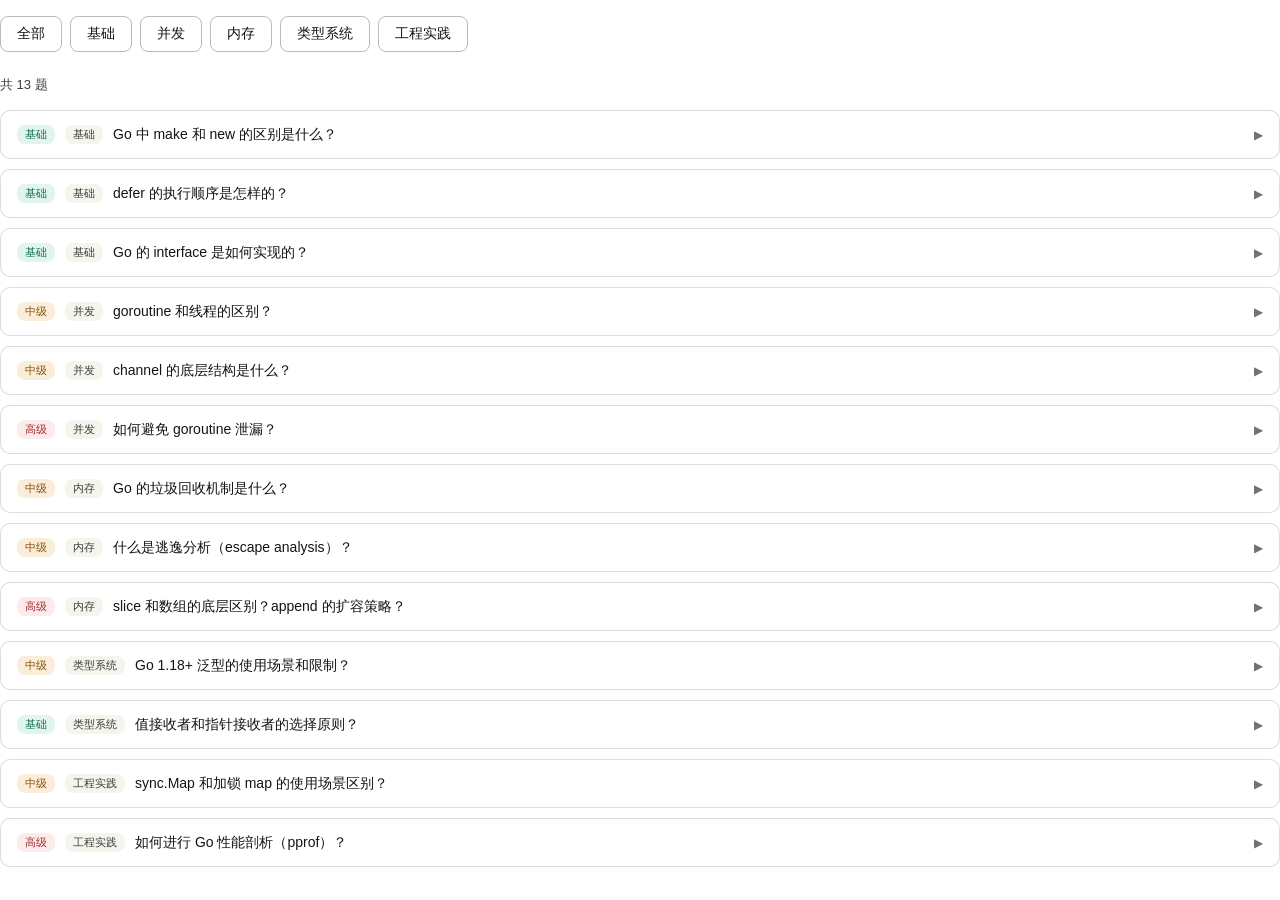
<file: docs/interview/面试题 与 答案_files/saved_resource.html>
<!DOCTYPE html>
<!-- saved from url=(0357)https://e330022c3426e7b298a0a8eff285f22c.claudemcpcontent.com/mcp_apps?connect-src=https%3A%2F%2Fesm.sh+https%3A%2F%2Fcdnjs.cloudflare.com+https%3A%2F%2Fcdn.jsdelivr.net+https%3A%2F%2Funpkg.com&resource-src=https%3A%2F%2Fesm.sh+https%3A%2F%2Fcdnjs.cloudflare.com+https%3A%2F%2Fcdn.jsdelivr.net+https%3A%2F%2Funpkg.com+https%3A%2F%2Fassets.claude.ai&dev=true -->
<html lang="en"><head><meta http-equiv="Content-Type" content="text/html; charset=UTF-8">
  
  <meta name="viewport" content="width=device-width, initial-scale=1.0">
  <title>Visualize Widget</title>
  <style id="mcp-host-fonts">
@font-face {
  font-family: "Anthropic Sans";
  src: url("https://assets.claude.ai/Fonts/AnthropicSans-Text-Regular-Static.otf") format("opentype");
  font-weight: 400;
  font-style: normal;
  font-display: swap;
}
@font-face {
  font-family: "Anthropic Sans";
  src: url("https://assets.claude.ai/Fonts/AnthropicSans-Text-RegularItalic-Static.otf") format("opentype");
  font-weight: 400;
  font-style: italic;
  font-display: swap;
}
@font-face {
  font-family: "Anthropic Sans";
  src: url("https://assets.claude.ai/Fonts/AnthropicSans-Text-Medium-Static.otf") format("opentype");
  font-weight: 500;
  font-style: normal;
  font-display: swap;
}
@font-face {
  font-family: "Anthropic Sans";
  src: url("https://assets.claude.ai/Fonts/AnthropicSans-Text-MediumItalic-Static.otf") format("opentype");
  font-weight: 500;
  font-style: italic;
  font-display: swap;
}
@font-face {
  font-family: "Anthropic Sans";
  src: url("https://assets.claude.ai/Fonts/AnthropicSans-Text-Semibold-Static.otf") format("opentype");
  font-weight: 600;
  font-style: normal;
  font-display: swap;
}
@font-face {
  font-family: "Anthropic Sans";
  src: url("https://assets.claude.ai/Fonts/AnthropicSans-Text-SemiboldItalic-Static.otf") format("opentype");
  font-weight: 600;
  font-style: italic;
  font-display: swap;
}
@font-face {
  font-family: "Anthropic Sans";
  src: url("https://assets.claude.ai/Fonts/AnthropicSans-Text-Bold-Static.otf") format("opentype");
  font-weight: 700;
  font-style: normal;
  font-display: swap;
}
@font-face {
  font-family: "Anthropic Sans";
  src: url("https://assets.claude.ai/Fonts/AnthropicSans-Text-BoldItalic-Static.otf") format("opentype");
  font-weight: 700;
  font-style: italic;
  font-display: swap;
}
</style>
  <style>@font-face {
  font-family: "Anthropic Serif";
  src: url("https://assets.claude.ai/Fonts/AnthropicSerif-Text-Regular-Static.otf")
    format("opentype");
  font-weight: 400;
  font-style: normal;
  font-display: swap;
}
@font-face {
  font-family: "Anthropic Serif";
  src: url("https://assets.claude.ai/Fonts/AnthropicSerif-Text-RegularItalic-Static.otf")
    format("opentype");
  font-weight: 400;
  font-style: italic;
  font-display: swap;
}
@font-face {
  font-family: "Anthropic Serif";
  src: url("https://assets.claude.ai/Fonts/AnthropicSerif-Text-Medium-Static.otf")
    format("opentype");
  font-weight: 500;
  font-style: normal;
  font-display: swap;
}
@font-face {
  font-family: "Anthropic Serif";
  src: url("https://assets.claude.ai/Fonts/AnthropicSerif-Text-MediumItalic-Static.otf")
    format("opentype");
  font-weight: 500;
  font-style: italic;
  font-display: swap;
}
@font-face {
  font-family: "Anthropic Serif";
  src: url("https://assets.claude.ai/Fonts/AnthropicSerif-Text-Semibold-Static.otf")
    format("opentype");
  font-weight: 600;
  font-style: normal;
  font-display: swap;
}
@font-face {
  font-family: "Anthropic Serif";
  src: url("https://assets.claude.ai/Fonts/AnthropicSerif-Text-SemiboldItalic-Static.otf")
    format("opentype");
  font-weight: 600;
  font-style: italic;
  font-display: swap;
}
@font-face {
  font-family: "Anthropic Serif";
  src: url("https://assets.claude.ai/Fonts/AnthropicSerif-Text-Bold-Static.otf")
    format("opentype");
  font-weight: 700;
  font-style: normal;
  font-display: swap;
}
@font-face {
  font-family: "Anthropic Serif";
  src: url("https://assets.claude.ai/Fonts/AnthropicSerif-Text-BoldItalic-Static.otf")
    format("opentype");
  font-weight: 700;
  font-style: italic;
  font-display: swap;
}</style>
  <style>:root {
  color-scheme: light dark;
  --font-serif: "Anthropic Serif", Georgia, "Times New Roman", serif;
}
* {
  box-sizing: border-box;
  margin: 0;
  padding: 0;
}
input,
select,
textarea,
button {
  font-family: inherit;
}
body {
  font-family:
    "Anthropic Sans",
    -apple-system,
    BlinkMacSystemFont,
    "Segoe UI",
    sans-serif;
  background: transparent;
}
/* Iframe height is externally managed — host sets iframe.style.height to
 * match body.getBoundingClientRect().height via postMessage. During the
 * 1-frame lag (and the 0.25s initial transition), body > viewport triggers
 * a transient scrollbar that steals ~15px width, reflowing flex content.
 * Zero-width scrollbar = zero layout shift. Wheel/keyboard scroll still
 * work if ever needed. */
html,
body {
  scrollbar-width: none;
}
html::-webkit-scrollbar,
body::-webkit-scrollbar {
  width: 0;
  height: 0;
}
/* Short var aliases — saves ~5 tokens per reference */
:root {
  --p: var(--color-text-primary);
  --s: var(--color-text-secondary);
  --t: var(--color-text-tertiary);
  --bg2: var(--color-background-secondary);
  --b: var(--color-border-secondary);
}

/* SVG utility classes — use class="t" instead of repeating font/fill attrs */
.t {
  font-size: 14px;
  fill: var(--p);
}
.ts {
  font-size: 12px;
  fill: var(--s);
}
.th {
  font-size: 14px;
  fill: var(--p);
  font-weight: 500;
}
.box {
  fill: var(--bg2);
  stroke: var(--b);
}
.arr {
  stroke: var(--t);
  fill: none;
  stroke-width: 1.5;
}
.node {
  cursor: pointer;
}
.node:hover rect,
.node:hover .box {
  filter: brightness(0.97);
}
.node:hover text {
  opacity: 0.8;
}

/* Form element defaults — model writes bare <input>, styling is automatic */
/* :not(form.elicit *) — elicitation form provides its own
 * input/button styling at (0,1,0). Without this exclusion, these
 * generic rules at (0,3,1) / (1,0,2) clobber every .elicit-* class. */
input:not([type="range"]):not([type="checkbox"]):not([type="radio"]):not(
    form.elicit *
  ),
select:not(form.elicit *),
textarea:not(form.elicit *) {
  width: 100%;
  height: 36px;
  padding: 8px 12px;
  font-size: 16px;
  background: var(--color-background-primary);
  color: var(--color-text-primary);
  border: 0.5px solid var(--color-border-tertiary);
  border-radius: 6px;
  outline: none;
  transition:
    border-color 0.15s,
    box-shadow 0.15s;
}
textarea {
  height: auto;
  min-height: 80px;
  resize: vertical;
}
input:not([type="range"]):not([type="checkbox"]):not([type="radio"]):not(
    form.elicit *
  ):hover,
select:not(form.elicit *):hover,
textarea:not(form.elicit *):hover {
  border-color: var(--color-border-secondary);
}
input:not([type="range"]):not([type="checkbox"]):not([type="radio"]):not(
    form.elicit *
  ):focus,
select:not(form.elicit *):focus,
textarea:not(form.elicit *):focus {
  border-color: var(--color-border-info);
  box-shadow: 0 0 0 3px var(--color-background-info);
}
select {
  cursor: pointer;
}

/* Range slider — model writes bare <input type="range">, styling automatic */
input[type="range"] {
  -webkit-appearance: none;
  appearance: none;
  width: 100%;
  height: 4px;
  background: light-dark(rgba(0, 0, 0, 0.08), rgba(255, 255, 255, 0.1));
  border-radius: 2px;
  outline: none;
}
input[type="range"]::-webkit-slider-thumb {
  -webkit-appearance: none;
  width: 18px;
  height: 18px;
  border-radius: 50%;
  background: var(--color-background-primary);
  border: 1px solid var(--color-border-secondary);
  cursor: pointer;
  transition:
    border-color 0.15s,
    transform 0.15s;
}
input[type="range"]:hover::-webkit-slider-thumb {
  border-color: var(--color-border-primary);
  transform: scale(1.1);
}
input[type="range"]::-moz-range-thumb {
  width: 18px;
  height: 18px;
  border-radius: 50%;
  background: var(--color-background-primary);
  border: 1px solid var(--color-border-secondary);
  cursor: pointer;
}

/* Button defaults — model writes bare <button>, interaction states automatic */
button:not(#action-btns button):not(form.elicit button) {
  padding: 8px 16px;
  font-size: 14px;
  background: transparent;
  color: var(--color-text-primary);
  border: 0.5px solid var(--color-border-secondary);
  border-radius: var(--border-radius-md);
  cursor: pointer;
  transition:
    background 0.15s,
    transform 0.1s;
}
button:not(#action-btns button):not(form.elicit button):hover {
  background: var(--color-background-secondary);
}
button:not(#action-btns button):not(form.elicit button):active {
  background: var(--color-border-tertiary);
  transform: scale(0.98);
}

/* ===== Elicitation form — EA-878 =====
 * Inert unless Claude writes <form class="elicit">.
 * Figma: AaGSDTRrOCNVhNa7LZaJVr node 5340:3930
 * Conversational question prompts ("Which side are you on?"),
 * pills for all choices.
 */

form.elicit {
  background: var(--color-background-primary, #fff);
  border: 0.5px solid var(--color-border-tertiary, rgba(31, 30, 29, 0.15));
  border-radius: 16px;
  /* Figma 5340:3930 — soft diffuse shadow, lighter than DS --shadow-md.
   * Margin keeps the shadow from clipping at #vis-container's overflow:hidden
   * edge: y-offset 4px + blur 20px ≈ 24px below, 20px sides. */
  box-shadow: 0 4px 20px 0 rgba(0, 0, 0, 0.04);
  margin: 4px 20px 24px;
  overflow: hidden;
  /* font-base = 14/1.4 sans — descendants inherit; only .elicit-question
   * (serif 16/1.7), .name (12), .badge (9) override. */
  font-family: var(--font-sans, system-ui, sans-serif);
  font-size: 14px;
  line-height: 1.4;
  /* Match host rendering — without this the iframe uses subpixel AA and
   * everything (notably weight-500 buttons) reads ~100 heavier on Retina
   * than the same tokens outside the iframe. */
  -webkit-font-smoothing: antialiased;
  -moz-osx-font-smoothing: grayscale;
  /* Chrome props animate on the form→submitted-summary swap. */
  transition:
    background-color 200ms ease-out,
    box-shadow 200ms ease-out,
    border-radius 200ms ease-out,
    padding 200ms ease-out,
    margin 200ms ease-out;
  /* Shared FileThumbnail tokens (border-border-300/25, shadow-sm/5). */
  --elicit-border-faint: color-mix(
    in srgb,
    var(--color-border-tertiary, rgba(31, 30, 29, 0.15)) 25%,
    transparent
  );
  --elicit-shadow-sm: 0 1px 2px 0 rgba(0, 0, 0, 0.05);
}
/* Form controls don't inherit font props from the UA sheet — pull from root.
 * `font: inherit` shorthand so font-weight comes too; the individual-prop
 * version left weight at the UA <button> default (bold-ish on some
 * platforms) for any control that doesn't set its own weight. */
form.elicit :is(button, input, textarea) {
  font: inherit;
}

/* Header title and question prompts share Claude's chat-output voice
 * (p.font-claude-response-body = Anthropic Serif 16 / 400 / 1.7) so both
 * read as Claude speaking, not form chrome. */
form.elicit .elicit-header,
form.elicit .elicit-question {
  font-family: var(--font-serif, "Anthropic Serif", Georgia, serif);
  font-size: 16px;
  font-weight: 400;
  line-height: 1.7;
  color: var(--color-text-primary, #131313);
}

/* 44px total to match the suggested-connector widget spec.
 * Fixed height + zero vertical padding lets align-items:center handle the rest;
 * avoids the icon/text line-height arithmetic. */
form.elicit .elicit-header {
  display: flex;
  align-items: center;
  gap: 8px;
  height: 44px;
  padding: 0 16px;
  border-bottom: 0.5px solid
    var(--color-border-tertiary, rgba(31, 30, 29, 0.15));
}
form.elicit .elicit-header > svg {
  /* IconBase vectorSizeMap[16] = 20 — anthropicons render in a 20px box. */
  width: 20px;
  height: 20px;
  flex-shrink: 0;
  fill: currentColor;
}
form.elicit .elicit-header > span {
  flex: 1;
}

form.elicit .elicit-body {
  padding: 32px 24px;
  display: flex;
  flex-direction: column;
  gap: 40px;
}

form.elicit .elicit-group {
  display: flex;
  flex-direction: column;
  gap: 16px;
}

form.elicit .elicit-question {
  margin: 0;
}

/* Pills container — no horizontal padding. Previously had 0 8px which pushed
 * pills 8px right of the question/textarea/date in the same .elicit-group. */
form.elicit .elicit-pills {
  display: flex;
  flex-wrap: wrap;
  gap: 12px;
}
form.elicit .elicit-pill {
  /* Fully rounded + tighter padding — visually distinct from the rectangular
   * text inputs (textarea/other/date stay at 8-12px radius). Pills and inputs
   * don't match in height so the shape difference reads as intentional. */
  padding: 8px 12px;
  border: 0.5px solid var(--color-border-tertiary, rgba(31, 30, 29, 0.15));
  border-radius: 9999px;
  background: transparent;
  color: var(--color-text-secondary, #383835);
  cursor: pointer;
  transition:
    border-color 120ms ease,
    background-color 120ms ease;
}
form.elicit .elicit-pill:hover {
  border-color: var(--color-border-secondary, rgba(30, 30, 29, 0.3));
}
/* Semantic accents — same light-fill+soft-border recipe as the blue selected
 * state, applied via attribute so inline style doesn't fight aria-pressed.
 * Single-attr specificity; the [aria-pressed="true"] rule below wins on
 * border+bg so selection remains visible on accented pills. */
form.elicit .elicit-pill[data-accent="warning"] {
  border-color: var(--color-text-warning, #5a4815);
  background: color-mix(
    in srgb,
    var(--color-text-warning, #5a4815) 15%,
    transparent
  );
  color: var(--color-text-warning, #5a4815);
}
form.elicit .elicit-pill[data-accent="danger"] {
  border-color: var(--color-text-danger, #7f2c28);
  background: color-mix(
    in srgb,
    var(--color-text-danger, #7f2c28) 15%,
    transparent
  );
  color: var(--color-text-danger, #7f2c28);
}
form.elicit .elicit-pill[data-accent="success"] {
  border-color: var(--color-text-success, #265b19);
  background: color-mix(
    in srgb,
    var(--color-text-success, #265b19) 15%,
    transparent
  );
  color: var(--color-text-success, #265b19);
}
form.elicit .elicit-pill[aria-pressed="true"] {
  /* Figma: 0.5px #184f95 border + rgba(205,226,251,0.5) fill (approx via color-mix). */
  border: 0.5px solid var(--color-text-info, #184f95);
  background: color-mix(
    in srgb,
    var(--color-text-info, #184f95) 15%,
    transparent
  );
  /* accent-000 — host bridge maps DS accent to --color-text-info (no
   * --accent-* var injected into the iframe). Matches border + fill. */
  color: var(--color-text-info, #184f95);
}

/* "Other" conditional text input.
 * background/color explicit — generic input rule no longer provides
 * these post-specificity-fix, UA Canvas/CanvasText mismatch in dark mode. */
form.elicit .elicit-other {
  margin-top: 8px;
  height: 40px;
  padding: 0 12px;
  border: 0.5px solid var(--color-border-tertiary, rgba(31, 30, 29, 0.15));
  border-radius: 8px;
  background: var(--color-background-primary, #fff);
  color: var(--color-text-primary, #131313);
  width: 100%;
  box-sizing: border-box;
}
form.elicit .elicit-other[hidden] {
  display: none;
}

/* Textarea.
 * background/color explicit — generic textarea rule no longer provides
 * these post-specificity-fix, UA Canvas/CanvasText mismatch in dark mode. */
form.elicit .elicit-textarea {
  min-height: 84px;
  padding: 12px;
  border: 0.5px solid var(--color-border-tertiary, rgba(31, 30, 29, 0.15));
  border-radius: 8px;
  background: var(--color-background-primary, #fff);
  color: var(--color-text-primary, #131313);
  resize: vertical;
  box-sizing: border-box;
  width: 100%;
}
form.elicit .elicit-textarea::placeholder {
  color: var(--color-text-tertiary, #7b7974);
}

/* Date input — pill-shaped, hugs content */
form.elicit .elicit-date {
  padding: 12px 16px;
  border: 0.5px solid var(--color-border-tertiary, rgba(31, 30, 29, 0.15));
  border-radius: 12px;
  background: transparent;
  color: var(--color-text-primary, #131313);
  width: fit-content;
  cursor: pointer;
}
/* Shared focus ring for all text inputs — info-blue border + soft glow */
form.elicit .elicit-other:focus,
form.elicit .elicit-textarea:focus,
form.elicit .elicit-date:focus {
  outline: none;
  border-color: var(--color-border-info, #2a78d6);
  box-shadow: 0 0 0 3px var(--color-background-info, rgba(42, 120, 214, 0.2));
}

/* File upload — dashed dropzone + filled tiles.
 * Tile styling mirrors packages/chat/components/FileThumbnail.tsx (the
 * thumbnail users already see in the chat input row) so a file picked here
 * reads as the same object it becomes once attached. Dropzone is the first
 * flex child; tiles append after it (flow right). */
form.elicit .elicit-files {
  display: flex;
  flex-wrap: wrap;
  align-items: flex-start;
  gap: 12px;
}
form.elicit .elicit-dropzone {
  /* 120×120 = FileThumbnail SIZE_MAP.normal. Dashed stays 1px — 0.5px
   * dashed rasterizes to invisible gaps on non-retina. */
  width: 120px;
  height: 120px;
  border: 1px dashed var(--color-border-tertiary, rgba(31, 30, 29, 0.15));
  border-radius: 10px;
  box-shadow: var(--elicit-shadow-sm);
  display: flex;
  flex-direction: column;
  align-items: center;
  justify-content: center;
  gap: 8px;
  cursor: pointer;
  /* Figma 5340:4071 — 2% text-000 wash over bg-000 */
  background: color-mix(
    in srgb,
    var(--color-text-primary, #131313) 2%,
    var(--color-background-primary, #fff)
  );
  color: var(--color-text-tertiary, #7b7974);
  transition:
    border-color 120ms ease,
    background-color 120ms ease;
}
form.elicit .elicit-dropzone:hover {
  border-color: var(--color-text-info, #184f95);
  background: color-mix(
    in srgb,
    var(--color-text-info, #184f95) 4%,
    transparent
  );
}
form.elicit .elicit-dropzone svg {
  width: 24px;
  height: 24px;
  fill: currentColor;
}
form.elicit .elicit-dropzone input[type="file"] {
  display: none;
}

form.elicit .elicit-file-tile {
  /* FileThumbnail ThumbnailInteractionContainer:
   * rounded-lg border-0.5 border-border-300/25 shadow-sm shadow-always-black/5
   * bg-bg-000 px-2.5 py-2 gap-2.5 → 8px radius, 0.5px border, 8/10px pad */
  width: 120px;
  height: 120px;
  border: 0.5px solid var(--elicit-border-faint);
  border-radius: 8px;
  padding: 8px 10px;
  display: flex;
  flex-direction: column;
  justify-content: space-between;
  gap: 10px;
  background: var(--color-background-primary, #fff);
  box-shadow: var(--elicit-shadow-sm);
  box-sizing: border-box;
  position: relative;
}
form.elicit .elicit-file-tile .name {
  /* FileThumbnail title: text-[12px] text-text-100 break-words line-clamp-3 */
  font-size: 12px;
  color: var(--color-text-primary, #131313);
  word-break: break-word;
  overflow: hidden;
  display: -webkit-box;
  -webkit-line-clamp: 3;
  -webkit-box-orient: vertical;
}
form.elicit .elicit-file-tile .badge {
  /* FileThumbnail ThumbnailTagContainer:
   * h-[18px] px-1 border-0.5 border-border-300/25 shadow-sm rounded
   * bg-bg-000/70 font-medium + inner text-[9px] uppercase font-bold */
  align-self: flex-start;
  height: 18px;
  padding: 0 4px;
  display: inline-flex;
  align-items: center;
  border: 0.5px solid var(--elicit-border-faint);
  border-radius: 4px;
  background: color-mix(
    in srgb,
    var(--color-background-primary, #fff) 70%,
    transparent
  );
  box-shadow: var(--elicit-shadow-sm);
  font-size: 9px;
  font-weight: 700;
  color: var(--color-text-tertiary, #7b7974);
  text-transform: uppercase;
}
/* FileThumbnail RemoveButton: w-5 h-5 -top-2 -left-2 rounded-full
 * border-0.5 border-border-300/25 bg-bg-000/90 backdrop-blur-sm.
 * Always visible (no group-hover in iframe — touch + no Tailwind group). */
form.elicit .elicit-file-tile .remove {
  position: absolute;
  top: -8px;
  left: -8px;
  width: 20px;
  height: 20px;
  padding: 0;
  border: 0.5px solid var(--elicit-border-faint);
  border-radius: 9999px;
  background: color-mix(
    in srgb,
    var(--color-background-primary, #fff) 90%,
    transparent
  );
  backdrop-filter: blur(4px);
  cursor: pointer;
  font-size: 14px;
  line-height: 1;
  color: var(--color-text-tertiary, #7b7974);
  display: flex;
  align-items: center;
  justify-content: center;
  transition:
    color 120ms ease,
    background-color 120ms ease;
}
form.elicit .elicit-file-tile .remove:hover {
  color: var(--color-text-secondary, #383835);
  background: color-mix(
    in srgb,
    var(--color-background-primary, #fff) 50%,
    transparent
  );
}

/* Footer — DS Button tokens transcribed (variant=secondary / variant=primary,
 * size=default: h-9 px-4 rounded-lg min-w-[5rem] font-base-bold). */
form.elicit .elicit-footer {
  display: flex;
  align-items: center;
  justify-content: flex-end;
  gap: 12px;
  /* Explicit height (mirrors .elicit-header) so the submitted-state height:0
   * transition can interpolate — auto→0 snaps. 36px buttons + 32px breathing room. */
  height: 68px;
  padding: 0 24px;
  border-top: 0.5px solid var(--color-border-tertiary, rgba(31, 30, 29, 0.15));
}
form.elicit .elicit-skip,
form.elicit .elicit-submit {
  display: inline-flex;
  align-items: center;
  justify-content: center;
  height: 36px;
  min-width: 80px;
  padding: 0 16px;
  border-radius: 8px;
  /* DS Button primary/secondary = font-base-bold (tw-typography.js:26) */
  font-weight: 500;
  white-space: nowrap;
  cursor: pointer;
  user-select: none;
  transition:
    background-color 100ms ease-out,
    border-color 100ms ease-out,
    transform 150ms cubic-bezier(0.165, 0.85, 0.45, 1);
}
form.elicit .elicit-skip:active,
form.elicit .elicit-submit:active {
  transform: scale(0.96);
}
/* secondary */
form.elicit .elicit-skip {
  border: 0.5px solid
    color-mix(
      in srgb,
      var(--color-border-secondary, rgba(30, 30, 29, 0.3)) 30%,
      transparent
    );
  background: transparent;
  color: var(--color-text-primary, #131313);
}
form.elicit .elicit-skip:hover {
  background: var(--color-background-secondary, #f9f9f7);
  border-color: transparent;
}
/* primary */
form.elicit .elicit-submit {
  border: none;
  background: var(--color-text-primary, #131313);
  color: var(--color-background-primary, #fff);
}
form.elicit .elicit-submit:hover {
  transform: scaleX(1.005) scaleY(1.015);
}
/* :hover and :active are both true during a mouse click; equal specificity →
 * source order wins, so without this the hover-grow above masks the press-down. */
form.elicit .elicit-submit:hover:active {
  transform: scale(0.96);
}

/* Post-submit — submitElicitation() adds .elicit-transitioning (body fades
 * out), then after 150ms swaps the body for the Q/A summary and adds
 * .elicit-submitted (chrome transitions to the bare card while body fades
 * back in). Mirrors AskUserQuestion: outer card = AskUserQuestionToolUseCell
 * .tsx:177 (rounded-xl border-0.5 border-border-300 p-4, no bg-bg-000 when
 * submitted), rows = SubmittedResponses.tsx:14-36. */
form.elicit .elicit-body {
  transition: opacity 150ms ease-out;
}
form.elicit.elicit-transitioning .elicit-body {
  opacity: 0;
}
form.elicit.elicit-submitted {
  background: transparent;
  border-radius: 12px;
  box-shadow: none;
  padding: 16px;
  margin: 4px;
}
/* `display: none` can't transition — collapse to zero so the chrome animates
 * away with the form's 200ms transition instead of snapping. */
form.elicit .elicit-header,
form.elicit .elicit-footer {
  transition:
    opacity 200ms ease-out,
    height 200ms ease-out,
    padding 200ms ease-out,
    border-width 200ms ease-out,
    /* step to hidden after the collapse so Skip/Submit leave the tab order +
     * a11y tree (pointer-events:none alone doesn't). */
    visibility 0s linear 200ms;
}
form.elicit.elicit-submitted .elicit-header,
form.elicit.elicit-submitted .elicit-footer {
  opacity: 0;
  height: 0;
  padding-top: 0;
  padding-bottom: 0;
  border-width: 0;
  overflow: hidden;
  pointer-events: none;
  visibility: hidden;
}
form.elicit.elicit-submitted .elicit-body {
  padding: 0;
}
/* Quota-fallback "1" sentinel restore: shape check skips renderSubmittedSummary
 * so the body still has live inputs — dim them so the locked state reads. */
form.elicit.elicit-submitted .elicit-body:not(:has(.elicit-summary)) {
  pointer-events: none;
  opacity: 0.5;
}
/* sessionStorage restore path adds this alongside .elicit-submitted so
 * scroll-back/reload shows the summary immediately (no replayed crossfade). */
form.elicit.elicit-restored,
form.elicit.elicit-restored .elicit-body,
form.elicit.elicit-restored .elicit-header,
form.elicit.elicit-restored .elicit-footer {
  transition: none;
}
form.elicit .elicit-summary {
  display: flex;
  flex-direction: column;
  gap: 12px;
}
form.elicit .elicit-summary-row {
  display: flex;
  flex-direction: column;
  gap: 4px;
}
/* SubmittedResponses question: text-text-300 font-claude-response-small-bold
 * (serif 14 / 600 / 1.5) */
form.elicit .elicit-summary-q {
  font-family: var(--font-serif, "Anthropic Serif", Georgia, serif);
  font-size: 14px;
  font-weight: 600;
  line-height: 1.5;
  color: var(--color-text-secondary, #383835);
}
/* SubmittedResponses answer: text-text-500 font-base (sans 14 / 430 / 1.4) */
form.elicit .elicit-summary-a {
  font-weight: 430;
  color: var(--color-text-tertiary, #7b7974);
  white-space: pre-wrap;
  word-break: break-word;
}

/* Headings — bare tags get correct color in both modes */
h1,
h2,
h3,
h4,
h5,
h6 {
  color: var(--color-text-primary);
}

.leader {
  stroke: var(--t);
  stroke-width: 0.5;
  stroke-dasharray: 4 3;
  fill: none;
}

/* Color ramp classes — apply to <g> or shape element (rect/ellipse/circle/polygon), never <path>.
   light-dark() responds to ancestor color-scheme, not just OS preference. */
g.c-purple > rect,
g.c-purple > ellipse,
g.c-purple > circle,
g.c-purple > polygon,
rect.c-purple,
ellipse.c-purple,
circle.c-purple,
polygon.c-purple {
  fill: light-dark(#eeedfe, #3c3489);
  stroke: light-dark(#534ab7, #afa9ec);
}
.c-purple > .th,
.c-purple > .t {
  fill: light-dark(#3c3489, #cecbf6);
}
.c-purple > .ts {
  fill: light-dark(#534ab7, #afa9ec);
}
g.c-teal > rect,
g.c-teal > ellipse,
g.c-teal > circle,
g.c-teal > polygon,
rect.c-teal,
ellipse.c-teal,
circle.c-teal,
polygon.c-teal {
  fill: light-dark(#e1f5ee, #085041);
  stroke: light-dark(#0f6e56, #5dcaa5);
}
.c-teal > .th,
.c-teal > .t {
  fill: light-dark(#085041, #9fe1cb);
}
.c-teal > .ts {
  fill: light-dark(#0f6e56, #5dcaa5);
}
g.c-coral > rect,
g.c-coral > ellipse,
g.c-coral > circle,
g.c-coral > polygon,
rect.c-coral,
ellipse.c-coral,
circle.c-coral,
polygon.c-coral {
  fill: light-dark(#faece7, #712b13);
  stroke: light-dark(#993c1d, #f0997b);
}
.c-coral > .th,
.c-coral > .t {
  fill: light-dark(#712b13, #f5c4b3);
}
.c-coral > .ts {
  fill: light-dark(#993c1d, #f0997b);
}
g.c-pink > rect,
g.c-pink > ellipse,
g.c-pink > circle,
g.c-pink > polygon,
rect.c-pink,
ellipse.c-pink,
circle.c-pink,
polygon.c-pink {
  fill: light-dark(#fbeaf0, #72243e);
  stroke: light-dark(#993556, #ed93b1);
}
.c-pink > .th,
.c-pink > .t {
  fill: light-dark(#72243e, #f4c0d1);
}
.c-pink > .ts {
  fill: light-dark(#993556, #ed93b1);
}
g.c-gray > rect,
g.c-gray > ellipse,
g.c-gray > circle,
g.c-gray > polygon,
rect.c-gray,
ellipse.c-gray,
circle.c-gray,
polygon.c-gray {
  fill: light-dark(#f1efe8, #444441);
  stroke: light-dark(#5f5e5a, #b4b2a9);
}
.c-gray > .th,
.c-gray > .t {
  fill: light-dark(#444441, #d3d1c7);
}
.c-gray > .ts {
  fill: light-dark(#5f5e5a, #b4b2a9);
}
g.c-blue > rect,
g.c-blue > ellipse,
g.c-blue > circle,
g.c-blue > polygon,
rect.c-blue,
ellipse.c-blue,
circle.c-blue,
polygon.c-blue {
  fill: light-dark(#e6f1fb, #0c447c);
  stroke: light-dark(#185fa5, #85b7eb);
}
.c-blue > .th,
.c-blue > .t {
  fill: light-dark(#0c447c, #b5d4f4);
}
.c-blue > .ts {
  fill: light-dark(#185fa5, #85b7eb);
}
g.c-green > rect,
g.c-green > ellipse,
g.c-green > circle,
g.c-green > polygon,
rect.c-green,
ellipse.c-green,
circle.c-green,
polygon.c-green {
  fill: light-dark(#eaf3de, #27500a);
  stroke: light-dark(#3b6d11, #97c459);
}
.c-green > .th,
.c-green > .t {
  fill: light-dark(#27500a, #c0dd97);
}
.c-green > .ts {
  fill: light-dark(#3b6d11, #97c459);
}
g.c-amber > rect,
g.c-amber > ellipse,
g.c-amber > circle,
g.c-amber > polygon,
rect.c-amber,
ellipse.c-amber,
circle.c-amber,
polygon.c-amber {
  fill: light-dark(#faeeda, #633806);
  stroke: light-dark(#854f0b, #ef9f27);
}
.c-amber > .th,
.c-amber > .t {
  fill: light-dark(#633806, #fac775);
}
.c-amber > .ts {
  fill: light-dark(#854f0b, #ef9f27);
}
g.c-red > rect,
g.c-red > ellipse,
g.c-red > circle,
g.c-red > polygon,
rect.c-red,
ellipse.c-red,
circle.c-red,
polygon.c-red {
  fill: light-dark(#fcebeb, #791f1f);
  stroke: light-dark(#a32d2d, #f09595);
}
.c-red > .th,
.c-red > .t {
  fill: light-dark(#791f1f, #f7c1c1);
}
.c-red > .ts {
  fill: light-dark(#a32d2d, #f09595);
}

/* Mermaid class/ER diagrams — match house aesthetic.
   Mermaid v11 class/ER renderers use <path> (not <rect>) with inline stroke/fill
   attrs that IGNORE themeVariables mainBkg/nodeBorder. Labels are
   <foreignObject><div><span class="nodeLabel"><p>text</p> — NOT <text>. All style
   fixes require !important to beat inline attrs + mermaid's inline <style>.
   Selectors target .classDiagram/.erDiagram SVG root classes (always present)
   rather than a .mermaid wrapper (which the model sometimes omits). */
svg.classDiagram,
svg.erDiagram {
  font-size: 13px;
  max-width: 100%;
  height: auto;
}
/* Mermaid sizes foreignObject to fit measured text width. If we upsize post-render,
   text clips. So: overflow visible on FO, and widen inner div past its max-width. */
svg.classDiagram foreignObject,
svg.erDiagram foreignObject {
  overflow: visible;
}
svg.classDiagram foreignObject > div,
svg.erDiagram foreignObject > div {
  max-width: none !important;
}
/* Body text: members, methods, attribute rows */
svg.classDiagram .nodeLabel,
svg.erDiagram .nodeLabel,
svg.classDiagram .label foreignObject div,
svg.erDiagram .label foreignObject div {
  font-family: var(--font-sans) !important;
  font-size: 13px !important;
  font-weight: 400 !important;
  color: var(--color-text-secondary) !important;
}
/* Titles: classDiagram wraps in .label-group; erDiagram wraps in .name */
svg.classDiagram .label-group .nodeLabel,
svg.erDiagram .name .nodeLabel {
  font-size: 14px !important;
  font-weight: 500 !important;
  color: var(--color-text-primary) !important;
}
/* Kill mermaid's inline style="font-weight: bolder" on the .label wrapper */
svg.classDiagram .label-group .label {
  font-weight: 500 !important;
}
/* Edge labels (relationship verbs + cardinality) */
svg.classDiagram .edgeLabel,
svg.classDiagram .edgeLabel span,
svg.classDiagram .edgeTerminals foreignObject div,
svg.erDiagram .edgeLabel,
svg.erDiagram .edgeLabel span {
  font-size: 11px !important;
  color: var(--color-text-tertiary) !important;
}
/* Box outlines, row stripes, dividers — all rendered as <path> with inline attrs.
   Mermaid's '#id .node path { fill:... }' CSS beats fill="none" attr — force fill:none. */
svg.classDiagram .node path[stroke]:not([stroke="none"]),
svg.classDiagram .divider path,
svg.erDiagram .node path[stroke]:not([stroke="none"]),
svg.erDiagram .divider path {
  stroke: var(--color-border-tertiary) !important;
  stroke-width: 0.5px !important;
  fill: none !important;
}
/* classDiagram: box fill (inside .basic.label-container). Mermaid's inline CSS
   '#id .node path { stroke:... }' beats the stroke="none" attr (SVG attrs have
   lowest specificity), and the fill path is open (no Z) so the phantom stroke
   only paints top/right/bottom — left edge looks darker. Kill the stroke. */
svg.classDiagram .node .basic path[fill]:not([fill="none"]) {
  fill: var(--color-background-primary) !important;
  stroke: none !important;
  stroke-width: 0 !important;
}
/* erDiagram: header row (anonymous first-child <g>) uses secondary bg */
svg.erDiagram .node > g:first-child > path[fill]:not([fill="none"]) {
  fill: var(--color-background-secondary) !important;
}
/* erDiagram: row stripes */
svg.erDiagram .row-rect-odd path[fill]:not([fill="none"]) {
  fill: var(--color-background-primary) !important;
}
svg.erDiagram .row-rect-even path[fill]:not([fill="none"]) {
  fill: var(--color-background-secondary) !important;
}
/* Connector lines */
svg.erDiagram .relationshipLine,
svg.classDiagram .relation {
  stroke: var(--color-text-tertiary) !important;
  stroke-width: 1px !important;
}
svg.classDiagram .marker,
svg.classDiagram marker path,
svg.erDiagram .marker,
svg.erDiagram marker path {
  stroke: var(--color-text-tertiary) !important;
  stroke-width: 1px !important;
}
svg.classDiagram marker path[fill]:not([fill="none"]):not([fill="transparent"]),
svg.erDiagram marker path[fill]:not([fill="none"]):not([fill="transparent"]) {
  fill: var(--color-text-tertiary) !important;
}
/* Relationship label background — kill default 0.7 opacity */
svg.classDiagram .labelBkg,
svg.erDiagram .labelBkg {
  background-color: var(--color-background-primary) !important;
  opacity: 1 !important;
}

body {
  position: relative;
}
#vis-container {
  width: 100%;
  position: relative;
  overflow: hidden;
}
#vis-container > svg {
  display: block;
  margin-inline: auto;
  max-width: 100%;
  height: auto;
  overflow: visible;
}

/* Action buttons group.
   hidden attr is removed on tool-input (final) so buttons never show during streaming.
   Popover items: Copy to clipboard, Download file. */
#action-btns {
  position: absolute;
  top: 8px;
  right: 8px;
  z-index: 2147483647;
  display: flex;
  gap: 4px;
  opacity: 0;
  transition: opacity 0.2s ease;
}
/* display:flex above would override UA [hidden] — restore it */
#action-btns[hidden] {
  display: none;
}
body:hover #action-btns {
  opacity: 1;
}
/* Hide on touch-primary (mobile) devices — both the reveal above
   (body:hover) and the popover open (#more-btn:hover) are hover-driven,
   so on a device without hover the ⋯ trigger either never appears or
   sticks visible after a stray tap with no way to open the menu. */
@media (hover: none) and (pointer: coarse) {
  #action-btns {
    display: none;
  }
}
/* 28×28 chip style for the ⋯ trigger.
   bg-100 at rest (visible over widget content), bg-300 on hover.
   No border — bg change is enough hover feedback. Transparent border stays
   for layout stability. Fallback light-dark() values match the design-system
   --bg-100/--bg-300 tokens (widget iframe doesn't receive them via host
   context, only --color-background-* semantic vars). */
#action-btns > button {
  width: 28px;
  height: 28px;
  padding: 0;
  display: flex;
  align-items: center;
  justify-content: center;
  border-radius: var(--border-radius-sm, 6px);
  background: var(--bg-100, light-dark(#faf9f5, #262624));
  border: 1px solid transparent;
  color: var(--color-text-secondary, #3d3d3a);
  cursor: pointer;
  transition: background 0.15s ease;
}
#action-btns > button:hover {
  background: var(--bg-300, light-dark(#f0eee6, #141413));
}
/* Popover — drops down-left from the trigger.
   Styled to match the native claude.ai Radix dropdown: white bg, backdrop
   blur, 0.5px border, subtle shadow. Items are single-line icon + label,
   matching the conversation menu (Star/Rename/Add to project). */
#more-popover {
  position: absolute;
  top: calc(100% + 4px);
  right: 0;
  min-width: 8rem;
  padding: 6px;
  border-radius: 12px;
  background: var(--color-background-primary, #fff);
  border: 0.5px solid var(--color-border-secondary, rgba(0, 0, 0, 0.1));
  backdrop-filter: blur(24px);
  -webkit-backdrop-filter: blur(24px);
  box-shadow: 0 2px 8px light-dark(rgba(0, 0, 0, 0.08), rgba(0, 0, 0, 0.24));
  font-family: var(--font-sans, system-ui);
  color: var(--color-text-secondary, #3d3d3a);
  opacity: 0;
  visibility: hidden;
  transform: translateY(-4px);
  transition:
    opacity 0.15s ease,
    transform 0.15s ease,
    visibility 0s linear 0.15s;
}
/* Reveal only when hovering the ⋯ trigger or the popover itself. A 4px
   dead-zone between trigger and popover would close it, so
   #more-popover:hover keeps it open during the crossing. */
#more-btn:hover ~ #more-popover,
#more-popover:hover {
  opacity: 1;
  visibility: visible;
  transform: translateY(0);
  transition:
    opacity 0.15s ease,
    transform 0.15s ease,
    visibility 0s;
}
/* Popover items — single-line icon + label, matching native dropdown menu */
.more-item {
  display: flex;
  align-items: center;
  gap: 10px;
  width: 100%;
  padding: 8px;
  border: none;
  background: transparent;
  border-radius: 8px;
  cursor: pointer;
  text-align: left;
  font-family: var(--font-sans, system-ui) !important;
  color: inherit;
  transition: background 0.1s ease;
  white-space: nowrap;
}
.more-item:hover {
  background: var(--color-background-secondary, #f5f4ed);
  color: var(--color-text-primary, #141413);
}
.more-item-icon {
  flex-shrink: 0;
  width: 20px;
  height: 20px;
  display: flex;
  align-items: center;
  justify-content: center;
}
.more-item-icon svg {
  width: 20px;
  height: 20px;
}
.more-item-label {
  font-family: var(--font-sans, system-ui) !important;
  font-size: 14px;
  line-height: 1.3;
  white-space: nowrap;
}
#copy-toast {
  position: fixed;
  top: 12px;
  left: 50%;
  transform: translateX(-50%) translateY(-20px);
  background: var(--color-background-danger, #f7ecec);
  color: var(--color-text-danger, #7f2c28);
  border: 1px solid var(--color-border-danger, #a73d39);
  font-family: var(--font-sans, system-ui);
  font-size: 13px;
  padding: 8px 14px;
  border-radius: var(--border-radius-md, 8px);
  pointer-events: none;
  opacity: 0;
  transition:
    opacity 0.2s ease,
    transform 0.2s ease;
  z-index: 2147483647;
  white-space: nowrap;
}
#copy-toast.visible {
  opacity: 1;
  transform: translateX(-50%) translateY(0);
}

/* HTML scripts-loading shimmer */
#vis-container.scripts-loading {
  pointer-events: none;
  opacity: 0.7;
}
#vis-container.scripts-loading::after {
  content: "";
  position: absolute;
  inset: 0;
  z-index: 10000;
  overflow: hidden;
}
#vis-container.scripts-loading::before {
  content: "";
  position: absolute;
  top: -50%;
  left: 0;
  width: 60%;
  height: 200%;
  z-index: 10001;
  background: linear-gradient(
    90deg,
    transparent 0%,
    light-dark(rgba(0, 0, 0, 0.06), rgba(255, 255, 255, 0.08)) 50%,
    transparent 100%
  );
  animation: scriptsShimmer 2s ease-in-out infinite;
}
@keyframes scriptsShimmer {
  0% {
    transform: translateX(-100%) rotate(25deg);
  }
  100% {
    transform: translateX(200%) rotate(25deg);
  }
}
.sr-only{position:absolute;width:1px;height:1px;padding:0;margin:-1px;overflow:hidden;clip:rect(0,0,0,0);white-space:nowrap;border:0}</style>
  <style id="entry-animation">/* Entry animation for streaming SVG elements.
   Scoped to #vis-container.streaming — widget-main.ts adds the class on first
   tool-input-partial and removes it on tool-input. After streaming, scripts
   that rebuild SVG via innerHTML (e.g. slider-driven charts) won't trigger this.
   Uses CSS individual transform property (scale) to avoid conflicts with SVG transform attribute.
   Excludes elements with transform/opacity attributes to prevent CSS overriding SVG values. */
@keyframes svgFadeInScale {
  from {
    opacity: 0;
    scale: 0.95;
  }
  to {
    opacity: 1;
    scale: 1;
  }
}
#vis-container.streaming
  :where(
    svg,
    circle,
    rect,
    path,
    polygon,
    polyline,
    line,
    ellipse,
    g,
    text
  ):not([transform]):not([opacity]) {
  transition:
    fill 0.4s ease-out,
    stroke 0.4s ease-out,
    opacity 0.4s ease-out;
  animation: svgFadeInScale 0.5s ease-out;
  transform-origin: center;
}</style>
<style id="mcp-host-variables">:root {
  --color-background-primary: light-dark(rgba(255, 255, 255, 1), rgba(48, 48, 46, 1));
  --color-background-secondary: light-dark(rgba(245, 244, 237, 1), rgba(38, 38, 36, 1));
  --color-background-tertiary: light-dark(rgba(250, 249, 245, 1), rgba(20, 20, 19, 1));
  --color-background-inverse: light-dark(rgba(20, 20, 19, 1), rgba(250, 249, 245, 1));
  --color-background-ghost: light-dark(rgba(255, 255, 255, 0), rgba(48, 48, 46, 0));
  --color-background-info: light-dark(rgba(214, 228, 246, 1), rgba(37, 62, 95, 1));
  --color-background-danger: light-dark(rgba(247, 236, 236, 1), rgba(96, 42, 40, 1));
  --color-background-success: light-dark(rgba(233, 241, 220, 1), rgba(27, 70, 20, 1));
  --color-background-warning: light-dark(rgba(246, 238, 223, 1), rgba(72, 58, 15, 1));
  --color-background-disabled: light-dark(rgba(255, 255, 255, 0.5), rgba(48, 48, 46, 0.5));
  --color-text-primary: light-dark(rgba(20, 20, 19, 1), rgba(250, 249, 245, 1));
  --color-text-secondary: light-dark(rgba(61, 61, 58, 1), rgba(194, 192, 182, 1));
  --color-text-tertiary: light-dark(rgba(115, 114, 108, 1), rgba(156, 154, 146, 1));
  --color-text-inverse: light-dark(rgba(255, 255, 255, 1), rgba(20, 20, 19, 1));
  --color-text-info: light-dark(rgba(50, 102, 173, 1), rgba(128, 170, 221, 1));
  --color-text-danger: light-dark(rgba(127, 44, 40, 1), rgba(238, 136, 132, 1));
  --color-text-success: light-dark(rgba(38, 91, 25, 1), rgba(122, 185, 72, 1));
  --color-text-warning: light-dark(rgba(90, 72, 21, 1), rgba(209, 160, 65, 1));
  --color-text-disabled: light-dark(rgba(20, 20, 19, 0.5), rgba(250, 249, 245, 0.5));
  --color-text-ghost: light-dark(rgba(115, 114, 108, 0.5), rgba(156, 154, 146, 0.5));
  --color-border-primary: light-dark(rgba(31, 30, 29, 0.4), rgba(222, 220, 209, 0.4));
  --color-border-secondary: light-dark(rgba(31, 30, 29, 0.3), rgba(222, 220, 209, 0.3));
  --color-border-tertiary: light-dark(rgba(31, 30, 29, 0.15), rgba(222, 220, 209, 0.15));
  --color-border-inverse: light-dark(rgba(255, 255, 255, 0.3), rgba(20, 20, 19, 0.15));
  --color-border-ghost: light-dark(rgba(31, 30, 29, 0), rgba(222, 220, 209, 0));
  --color-border-info: light-dark(rgba(70, 130, 213, 1), rgba(70, 130, 213, 1));
  --color-border-danger: light-dark(rgba(167, 61, 57, 1), rgba(205, 92, 88, 1));
  --color-border-success: light-dark(rgba(67, 116, 38, 1), rgba(89, 145, 48, 1));
  --color-border-warning: light-dark(rgba(128, 92, 31, 1), rgba(168, 120, 41, 1));
  --color-border-disabled: light-dark(rgba(31, 30, 29, 0.1), rgba(222, 220, 209, 0.1));
  --color-ring-primary: light-dark(rgba(20, 20, 19, 0.7), rgba(250, 249, 245, 0.7));
  --color-ring-secondary: light-dark(rgba(61, 61, 58, 0.7), rgba(194, 192, 182, 0.7));
  --color-ring-inverse: light-dark(rgba(255, 255, 255, 0.7), rgba(20, 20, 19, 0.7));
  --color-ring-info: light-dark(rgba(50, 102, 173, 0.5), rgba(128, 170, 221, 0.5));
  --color-ring-danger: light-dark(rgba(167, 61, 57, 0.5), rgba(205, 92, 88, 0.5));
  --color-ring-success: light-dark(rgba(67, 116, 38, 0.5), rgba(89, 145, 48, 0.5));
  --color-ring-warning: light-dark(rgba(128, 92, 31, 0.5), rgba(168, 120, 41, 0.5));
  --font-sans: Anthropic Sans, sans-serif;
  --font-mono: ui-monospace, monospace;
  --font-weight-normal: 400;
  --font-weight-medium: 500;
  --font-weight-semibold: 600;
  --font-weight-bold: 700;
  --font-text-xs-size: 12px;
  --font-text-sm-size: 14px;
  --font-text-md-size: 16px;
  --font-text-lg-size: 20px;
  --font-heading-xs-size: 12px;
  --font-heading-sm-size: 14px;
  --font-heading-md-size: 16px;
  --font-heading-lg-size: 20px;
  --font-heading-xl-size: 24px;
  --font-heading-2xl-size: 28px;
  --font-heading-3xl-size: 36px;
  --font-text-xs-line-height: 1.4;
  --font-text-sm-line-height: 1.4;
  --font-text-md-line-height: 1.4;
  --font-text-lg-line-height: 1.25;
  --font-heading-xs-line-height: 1.4;
  --font-heading-sm-line-height: 1.4;
  --font-heading-md-line-height: 1.4;
  --font-heading-lg-line-height: 1.25;
  --font-heading-xl-line-height: 1.25;
  --font-heading-2xl-line-height: 1.1;
  --font-heading-3xl-line-height: 1;
  --border-radius-xs: 4px;
  --border-radius-sm: 6px;
  --border-radius-md: 8px;
  --border-radius-lg: 10px;
  --border-radius-xl: 12px;
  --border-radius-full: 9999px;
  --border-width-regular: 0.5px;
  --shadow-hairline: 0 1px 2px 0 rgba(0, 0, 0, 0.05);
  --shadow-sm: 0 1px 3px 0 rgba(0, 0, 0, 0.1), 0 1px 2px -1px rgba(0, 0, 0, 0.1);
  --shadow-md: 0 4px 6px -1px rgba(0, 0, 0, 0.1), 0 2px 4px -2px rgba(0, 0, 0, 0.1);
  --shadow-lg: 0 10px 15px -3px rgba(0, 0, 0, 0.1), 0 4px 6px -4px rgba(0, 0, 0, 0.1);
}</style></head>
<body>
  <!-- Pre-defined SVG markers — available to all SVGs via url(#arrow) -->
  <svg style="position:absolute;width:0;height:0" aria-hidden="true">
    <defs>
      <marker id="arrow" viewBox="0 0 10 10" refX="8" refY="5" markerWidth="6" markerHeight="6" orient="auto-start-reverse">
        <path d="M2 1L8 5L2 9" fill="none" stroke="context-stroke" stroke-width="1.5" stroke-linecap="round" stroke-linejoin="round"></path>
      </marker>
    </defs>
  </svg>
  <div id="vis-container">
<style>
* { box-sizing: border-box; margin: 0; padding: 0; }
body { font-family: var(--font-sans); }
.wrap { padding: 1rem 0; }
.filters { display: flex; flex-wrap: wrap; gap: 8px; margin-bottom: 1.5rem; }
.filter-btn { border: 0.5px solid var(--color-border-secondary); background: transparent; border-radius: var(--border-radius-md); padding: 5px 14px; font-size: 13px; cursor: pointer; color: var(--color-text-secondary); transition: all 0.15s; }
.filter-btn.active { background: var(--color-background-info); color: var(--color-text-info); border-color: var(--color-border-info); }
.stats { font-size: 13px; color: var(--color-text-secondary); margin-bottom: 1rem; }
.qa-list { display: flex; flex-direction: column; gap: 10px; }
.qa-card { border: 0.5px solid var(--color-border-tertiary); border-radius: var(--border-radius-lg); background: var(--color-background-primary); overflow: hidden; }
.qa-header { display: flex; align-items: center; gap: 10px; padding: 14px 16px; cursor: pointer; }
.qa-header:hover { background: var(--color-background-secondary); }
.tag { font-size: 11px; padding: 2px 8px; border-radius: var(--border-radius-md); font-weight: 500; white-space: nowrap; }
.tag-basic { background: #E1F5EE; color: #0F6E56; }
.tag-medium { background: #FAEEDA; color: #854F0B; }
.tag-hard { background: #FCEBEB; color: #A32D2D; }
.tag-cat { background: var(--color-background-secondary); color: var(--color-text-secondary); }
.qa-q { flex: 1; font-size: 14px; color: var(--color-text-primary); font-weight: 500; }
.chevron { font-size: 12px; color: var(--color-text-tertiary); transition: transform 0.2s; }
.chevron.open { transform: rotate(90deg); }
.qa-body { display: none; padding: 0 16px 16px; border-top: 0.5px solid var(--color-border-tertiary); }
.qa-body.open { display: block; }
.qa-body p { font-size: 13px; color: var(--color-text-secondary); line-height: 1.7; margin-top: 12px; }
pre { background: var(--color-background-secondary); border-radius: var(--border-radius-md); padding: 12px; font-size: 12px; font-family: var(--font-mono); overflow-x: auto; margin-top: 10px; color: var(--color-text-primary); white-space: pre; }
.ask-btn { margin-top: 12px; border: 0.5px solid var(--color-border-secondary); background: transparent; border-radius: var(--border-radius-md); padding: 5px 12px; font-size: 12px; cursor: pointer; color: var(--color-text-secondary); }
.ask-btn:hover { background: var(--color-background-secondary); }
</style>

<div class="wrap">
  <h2 class="sr-only">Go 语言面试题练习器</h2>
  <div class="filters" id="filters"><button class="filter-btn active" onclick="setFilter(&#39;全部&#39;)">全部</button><button class="filter-btn" onclick="setFilter(&#39;基础&#39;)">基础</button><button class="filter-btn" onclick="setFilter(&#39;并发&#39;)">并发</button><button class="filter-btn" onclick="setFilter(&#39;内存&#39;)">内存</button><button class="filter-btn" onclick="setFilter(&#39;类型系统&#39;)">类型系统</button><button class="filter-btn" onclick="setFilter(&#39;工程实践&#39;)">工程实践</button></div>
  <div class="stats" id="stats">共 13 题</div>
  <div class="qa-list" id="list"><div class="qa-card">
      <div class="qa-header" onclick="toggle(this)">
        <span class="tag tag-basic">基础</span>
        <span class="tag tag-cat">基础</span>
        <span class="qa-q">Go 中 make 和 new 的区别是什么？</span>
        <span class="chevron">▶</span>
      </div>
      <div class="qa-body">
        <p>new 分配内存并返回指向零值的指针，适用于任意类型；make 仅用于 slice、map、channel，返回初始化后的非零值（非指针）。</p>
        <pre>p := new(int)   // *int, 指向 0
s := make([]int, 3) // []int, 长度3容量3</pre>
        <button class="ask-btn" onclick="sendPrompt(&#39;请详细解释：Go 中 make 和 new 的区别是什么？ ↗&#39;)">深入追问 ↗</button>
      </div></div><div class="qa-card">
      <div class="qa-header" onclick="toggle(this)">
        <span class="tag tag-basic">基础</span>
        <span class="tag tag-cat">基础</span>
        <span class="qa-q">defer 的执行顺序是怎样的？</span>
        <span class="chevron">▶</span>
      </div>
      <div class="qa-body">
        <p>defer 采用 LIFO（后进先出）栈式顺序执行，在函数 return 之后、返回值传递给调用方之前执行。defer 注册时会立即求值参数。</p>
        <pre>func f() {
  defer fmt.Println("1")
  defer fmt.Println("2")
  defer fmt.Println("3")
}
// 输出: 3 2 1</pre>
        <button class="ask-btn" onclick="sendPrompt(&#39;请详细解释：defer 的执行顺序是怎样的？ ↗&#39;)">深入追问 ↗</button>
      </div></div><div class="qa-card">
      <div class="qa-header" onclick="toggle(this)">
        <span class="tag tag-basic">基础</span>
        <span class="tag tag-cat">基础</span>
        <span class="qa-q">Go 的 interface 是如何实现的？</span>
        <span class="chevron">▶</span>
      </div>
      <div class="qa-body">
        <p>interface 内部由两个指针组成：itab（包含类型信息和方法表）和 data（指向实际数据）。nil interface 两个字段都为 nil；含 nil 指针的 interface 不等于 nil interface。</p>
        <pre>var err error        // nil, (nil, nil)
var p *MyErr = nil
err = p              // 非 nil! (itab≠nil, nil)</pre>
        <button class="ask-btn" onclick="sendPrompt(&#39;请详细解释：Go 的 interface 是如何实现的？ ↗&#39;)">深入追问 ↗</button>
      </div></div><div class="qa-card">
      <div class="qa-header" onclick="toggle(this)">
        <span class="tag tag-medium">中级</span>
        <span class="tag tag-cat">并发</span>
        <span class="qa-q">goroutine 和线程的区别？</span>
        <span class="chevron">▶</span>
      </div>
      <div class="qa-body">
        <p>goroutine 是用户态轻量级线程，初始栈约 2KB 可动态扩缩；OS 线程栈固定约 1-8MB。goroutine 由 Go 运行时 M:N 调度，切换代价远低于线程。</p>
        <pre>// 创建百万 goroutine 没有问题
for i := 0; i &lt; 1_000_000; i++ {
    go func() { /* work */ }()
}</pre>
        <button class="ask-btn" onclick="sendPrompt(&#39;请详细解释：goroutine 和线程的区别？ ↗&#39;)">深入追问 ↗</button>
      </div></div><div class="qa-card">
      <div class="qa-header" onclick="toggle(this)">
        <span class="tag tag-medium">中级</span>
        <span class="tag tag-cat">并发</span>
        <span class="qa-q">channel 的底层结构是什么？</span>
        <span class="chevron">▶</span>
      </div>
      <div class="qa-body">
        <p>channel 是 hchan 结构体：包含环形缓冲区（buf）、发送/接收下标、当前元素数、容量，以及阻塞的发送队列（sendq）和接收队列（recvq），加上互斥锁保护并发访问。</p>
        <pre>ch := make(chan int, 3) // 带缓冲
// 发送者/接收者阻塞时挂入 sudog 队列</pre>
        <button class="ask-btn" onclick="sendPrompt(&#39;请详细解释：channel 的底层结构是什么？ ↗&#39;)">深入追问 ↗</button>
      </div></div><div class="qa-card">
      <div class="qa-header" onclick="toggle(this)">
        <span class="tag tag-hard">高级</span>
        <span class="tag tag-cat">并发</span>
        <span class="qa-q">如何避免 goroutine 泄漏？</span>
        <span class="chevron">▶</span>
      </div>
      <div class="qa-body">
        <p>常见泄漏原因：channel 永久阻塞、等待永不完成的 WaitGroup、for 循环未退出。解决：传入 context 用于取消、确保每个 goroutine 都有退出路径、使用带超时的 select。</p>
        <pre>func worker(ctx context.Context) {
  for {
    select {
    case &lt;-ctx.Done():
      return
    default:
      doWork()
    }
  }
}</pre>
        <button class="ask-btn" onclick="sendPrompt(&#39;请详细解释：如何避免 goroutine 泄漏？ ↗&#39;)">深入追问 ↗</button>
      </div></div><div class="qa-card">
      <div class="qa-header" onclick="toggle(this)">
        <span class="tag tag-medium">中级</span>
        <span class="tag tag-cat">内存</span>
        <span class="qa-q">Go 的垃圾回收机制是什么？</span>
        <span class="chevron">▶</span>
      </div>
      <div class="qa-body">
        <p>Go 使用三色标记清除（Tri-color mark-and-sweep）+ 写屏障（write barrier）实现并发 GC。GC 分为标记准备（STW 短暂）、并发标记、标记终止（STW）、并发清除四阶段，目标停顿时间 &lt; 1ms。</p>
        <pre>// GOGC 控制触发比例，默认 100
// 即堆增长 100% 触发 GC
// GOMEMLIMIT 设置内存软上限</pre>
        <button class="ask-btn" onclick="sendPrompt(&#39;请详细解释：Go 的垃圾回收机制是什么？ ↗&#39;)">深入追问 ↗</button>
      </div></div><div class="qa-card">
      <div class="qa-header" onclick="toggle(this)">
        <span class="tag tag-medium">中级</span>
        <span class="tag tag-cat">内存</span>
        <span class="qa-q">什么是逃逸分析（escape analysis）？</span>
        <span class="chevron">▶</span>
      </div>
      <div class="qa-body">
        <p>编译器分析变量的生命周期：若变量在函数返回后仍被引用，则从栈逃逸到堆。堆分配有 GC 开销，应尽量避免不必要的逃逸。用 go build -gcflags='-m' 查看逃逸情况。</p>
        <pre>func bad() *int {
  x := 42   // x 逃逸到堆
  return &amp;x
}
func good() int {
  x := 42   // x 留在栈上
  return x
}</pre>
        <button class="ask-btn" onclick="sendPrompt(&#39;请详细解释：什么是逃逸分析（escape analysis）？ ↗&#39;)">深入追问 ↗</button>
      </div></div><div class="qa-card">
      <div class="qa-header" onclick="toggle(this)">
        <span class="tag tag-hard">高级</span>
        <span class="tag tag-cat">内存</span>
        <span class="qa-q">slice 和数组的底层区别？append 的扩容策略？</span>
        <span class="chevron">▶</span>
      </div>
      <div class="qa-body">
        <p>数组是值类型，固定大小；slice 是三元组（指针、len、cap）。append 时若 cap 不足则扩容：Go 1.18+ 当旧 cap &lt; 256 时翻倍，否则增长约 25% 并平滑过渡，最终内存对齐。</p>
        <pre>s := []int{1,2,3}   // len=3, cap=3
s = append(s, 4)    // 新 cap=6（翻倍）
// 注意：扩容后底层数组已变化</pre>
        <button class="ask-btn" onclick="sendPrompt(&#39;请详细解释：slice 和数组的底层区别？append 的扩容策略？ ↗&#39;)">深入追问 ↗</button>
      </div></div><div class="qa-card">
      <div class="qa-header" onclick="toggle(this)">
        <span class="tag tag-medium">中级</span>
        <span class="tag tag-cat">类型系统</span>
        <span class="qa-q">Go 1.18+ 泛型的使用场景和限制？</span>
        <span class="chevron">▶</span>
      </div>
      <div class="qa-body">
        <p>泛型适合通用数据结构（链表、栈）和通用算法（Map/Filter/Reduce）。当前限制：方法不能有独立类型参数、泛型类型不能直接用于类型断言、实例化有轻微性能开销。</p>
        <pre>func Map[T, U any](s []T, f func(T) U) []U {
  r := make([]U, len(s))
  for i, v := range s {
    r[i] = f(v)
  }
  return r
}</pre>
        <button class="ask-btn" onclick="sendPrompt(&#39;请详细解释：Go 1.18+ 泛型的使用场景和限制？ ↗&#39;)">深入追问 ↗</button>
      </div></div><div class="qa-card">
      <div class="qa-header" onclick="toggle(this)">
        <span class="tag tag-basic">基础</span>
        <span class="tag tag-cat">类型系统</span>
        <span class="qa-q">值接收者和指针接收者的选择原则？</span>
        <span class="chevron">▶</span>
      </div>
      <div class="qa-body">
        <p>若方法需要修改接收者、接收者是大型结构体（避免复制）、或需要与其他指针接收者方法满足同一 interface，使用指针接收者；否则优先值接收者（更安全、可并发）。</p>
        <pre>type Counter struct{ n int }
// 需要修改 → 指针接收者
func (c *Counter) Inc() { c.n++ }
// 只读 → 值接收者
func (c Counter) Value() int { return c.n }</pre>
        <button class="ask-btn" onclick="sendPrompt(&#39;请详细解释：值接收者和指针接收者的选择原则？ ↗&#39;)">深入追问 ↗</button>
      </div></div><div class="qa-card">
      <div class="qa-header" onclick="toggle(this)">
        <span class="tag tag-medium">中级</span>
        <span class="tag tag-cat">工程实践</span>
        <span class="qa-q">sync.Map 和加锁 map 的使用场景区别？</span>
        <span class="chevron">▶</span>
      </div>
      <div class="qa-body">
        <p>sync.Map 适合读多写少、key 集合相对稳定的场景（内部用 read/dirty 双 map 优化读路径）；若写操作频繁或需要遍历统计，普通 map + sync.RWMutex 性能更好、更直观。</p>
        <pre>var m sync.Map
m.Store("key", 42)
v, ok := m.Load("key")
m.Range(func(k, v any) bool { return true })</pre>
        <button class="ask-btn" onclick="sendPrompt(&#39;请详细解释：sync.Map 和加锁 map 的使用场景区别？ ↗&#39;)">深入追问 ↗</button>
      </div></div><div class="qa-card">
      <div class="qa-header" onclick="toggle(this)">
        <span class="tag tag-hard">高级</span>
        <span class="tag tag-cat">工程实践</span>
        <span class="qa-q">如何进行 Go 性能剖析（pprof）？</span>
        <span class="chevron">▶</span>
      </div>
      <div class="qa-body">
        <p>net/http/pprof 暴露端点，或 runtime/pprof 写入文件。主要分析 CPU 火焰图、heap 内存分配、goroutine 数量、mutex 竞争。结合 go tool pprof 和 -memprofilerate 参数精准定位瓶颈。</p>
        <pre>import _ "net/http/pprof"
go http.ListenAndServe(":6060", nil)
// go tool pprof http://localhost:6060/debug/pprof/heap</pre>
        <button class="ask-btn" onclick="sendPrompt(&#39;请详细解释：如何进行 Go 性能剖析（pprof）？ ↗&#39;)">深入追问 ↗</button>
      </div></div></div>
</div>

<script>
const qs = [
  { cat: "基础", level: "basic", q: "Go 中 make 和 new 的区别是什么？", a: "new 分配内存并返回指向零值的指针，适用于任意类型；make 仅用于 slice、map、channel，返回初始化后的非零值（非指针）。", code: `p := new(int)   // *int, 指向 0
s := make([]int, 3) // []int, 长度3容量3` },
  { cat: "基础", level: "basic", q: "defer 的执行顺序是怎样的？", a: "defer 采用 LIFO（后进先出）栈式顺序执行，在函数 return 之后、返回值传递给调用方之前执行。defer 注册时会立即求值参数。", code: `func f() {
  defer fmt.Println("1")
  defer fmt.Println("2")
  defer fmt.Println("3")
}
// 输出: 3 2 1` },
  { cat: "基础", level: "basic", q: "Go 的 interface 是如何实现的？", a: "interface 内部由两个指针组成：itab（包含类型信息和方法表）和 data（指向实际数据）。nil interface 两个字段都为 nil；含 nil 指针的 interface 不等于 nil interface。", code: `var err error        // nil, (nil, nil)
var p *MyErr = nil
err = p              // 非 nil! (itab≠nil, nil)` },
  { cat: "并发", level: "medium", q: "goroutine 和线程的区别？", a: "goroutine 是用户态轻量级线程，初始栈约 2KB 可动态扩缩；OS 线程栈固定约 1-8MB。goroutine 由 Go 运行时 M:N 调度，切换代价远低于线程。", code: `// 创建百万 goroutine 没有问题
for i := 0; i < 1_000_000; i++ {
    go func() { /* work */ }()
}` },
  { cat: "并发", level: "medium", q: "channel 的底层结构是什么？", a: "channel 是 hchan 结构体：包含环形缓冲区（buf）、发送/接收下标、当前元素数、容量，以及阻塞的发送队列（sendq）和接收队列（recvq），加上互斥锁保护并发访问。", code: `ch := make(chan int, 3) // 带缓冲
// 发送者/接收者阻塞时挂入 sudog 队列` },
  { cat: "并发", level: "hard", q: "如何避免 goroutine 泄漏？", a: "常见泄漏原因：channel 永久阻塞、等待永不完成的 WaitGroup、for 循环未退出。解决：传入 context 用于取消、确保每个 goroutine 都有退出路径、使用带超时的 select。", code: `func worker(ctx context.Context) {
  for {
    select {
    case <-ctx.Done():
      return
    default:
      doWork()
    }
  }
}` },
  { cat: "内存", level: "medium", q: "Go 的垃圾回收机制是什么？", a: "Go 使用三色标记清除（Tri-color mark-and-sweep）+ 写屏障（write barrier）实现并发 GC。GC 分为标记准备（STW 短暂）、并发标记、标记终止（STW）、并发清除四阶段，目标停顿时间 < 1ms。", code: `// GOGC 控制触发比例，默认 100
// 即堆增长 100% 触发 GC
// GOMEMLIMIT 设置内存软上限` },
  { cat: "内存", level: "medium", q: "什么是逃逸分析（escape analysis）？", a: "编译器分析变量的生命周期：若变量在函数返回后仍被引用，则从栈逃逸到堆。堆分配有 GC 开销，应尽量避免不必要的逃逸。用 go build -gcflags='-m' 查看逃逸情况。", code: `func bad() *int {
  x := 42   // x 逃逸到堆
  return &x
}
func good() int {
  x := 42   // x 留在栈上
  return x
}` },
  { cat: "内存", level: "hard", q: "slice 和数组的底层区别？append 的扩容策略？", a: "数组是值类型，固定大小；slice 是三元组（指针、len、cap）。append 时若 cap 不足则扩容：Go 1.18+ 当旧 cap < 256 时翻倍，否则增长约 25% 并平滑过渡，最终内存对齐。", code: `s := []int{1,2,3}   // len=3, cap=3
s = append(s, 4)    // 新 cap=6（翻倍）
// 注意：扩容后底层数组已变化` },
  { cat: "类型系统", level: "medium", q: "Go 1.18+ 泛型的使用场景和限制？", a: "泛型适合通用数据结构（链表、栈）和通用算法（Map/Filter/Reduce）。当前限制：方法不能有独立类型参数、泛型类型不能直接用于类型断言、实例化有轻微性能开销。", code: `func Map[T, U any](s []T, f func(T) U) []U {
  r := make([]U, len(s))
  for i, v := range s {
    r[i] = f(v)
  }
  return r
}` },
  { cat: "类型系统", level: "basic", q: "值接收者和指针接收者的选择原则？", a: "若方法需要修改接收者、接收者是大型结构体（避免复制）、或需要与其他指针接收者方法满足同一 interface，使用指针接收者；否则优先值接收者（更安全、可并发）。", code: `type Counter struct{ n int }
// 需要修改 → 指针接收者
func (c *Counter) Inc() { c.n++ }
// 只读 → 值接收者
func (c Counter) Value() int { return c.n }` },
  { cat: "工程实践", level: "medium", q: "sync.Map 和加锁 map 的使用场景区别？", a: "sync.Map 适合读多写少、key 集合相对稳定的场景（内部用 read/dirty 双 map 优化读路径）；若写操作频繁或需要遍历统计，普通 map + sync.RWMutex 性能更好、更直观。", code: `var m sync.Map
m.Store("key", 42)
v, ok := m.Load("key")
m.Range(func(k, v any) bool { return true })` },
  { cat: "工程实践", level: "hard", q: "如何进行 Go 性能剖析（pprof）？", a: "net/http/pprof 暴露端点，或 runtime/pprof 写入文件。主要分析 CPU 火焰图、heap 内存分配、goroutine 数量、mutex 竞争。结合 go tool pprof 和 -memprofilerate 参数精准定位瓶颈。", code: `import _ "net/http/pprof"
go http.ListenAndServe(":6060", nil)
// go tool pprof http://localhost:6060/debug/pprof/heap` },
];

const cats = ["全部", ...new Set(qs.map(q => q.cat))];
let active = "全部";

const filtersEl = document.getElementById("filters");
const listEl = document.getElementById("list");
const statsEl = document.getElementById("stats");

function render() {
  const filtered = active === "全部" ? qs : qs.filter(q => q.cat === active);
  statsEl.textContent = `共 ${filtered.length} 题`;
  listEl.innerHTML = "";
  filtered.forEach((item, i) => {
    const card = document.createElement("div");
    card.className = "qa-card";
    const lvlClass = {basic:"tag-basic", medium:"tag-medium", hard:"tag-hard"}[item.level];
    const lvlText = {basic:"基础", medium:"中级", hard:"高级"}[item.level];
    card.innerHTML = `
      <div class="qa-header" onclick="toggle(this)">
        <span class="tag ${lvlClass}">${lvlText}</span>
        <span class="tag tag-cat">${item.cat}</span>
        <span class="qa-q">${item.q}</span>
        <span class="chevron">▶</span>
      </div>
      <div class="qa-body">
        <p>${item.a}</p>
        ${item.code ? `<pre>${item.code.replace(/</g,"&lt;")}</pre>` : ""}
        <button class="ask-btn" onclick="sendPrompt('请详细解释：${item.q.replace(/'/g,"\\'")} ↗')">深入追问 ↗</button>
      </div>`;
    listEl.appendChild(card);
  });
}

function toggle(header) {
  const body = header.nextElementSibling;
  const ch = header.querySelector(".chevron");
  body.classList.toggle("open");
  ch.classList.toggle("open");
}

filtersEl.innerHTML = cats.map(c =>
  `<button class="filter-btn${c === active ? " active" : ""}" onclick="setFilter('${c}')">${c}</button>`
).join("");

function setFilter(cat) {
  active = cat;
  document.querySelectorAll(".filter-btn").forEach(b => b.classList.toggle("active", b.textContent === cat));
  render();
}

render();
</script>
</div>
  <div id="copy-toast"></div>
  <div id="action-btns">
    <button id="more-btn" aria-label="Widget actions">
      <svg width="18" height="18" viewBox="0 0 20 20" fill="currentColor"><path d="M4.5 8.5C5.32843 8.5 6 9.17157 6 10C6 10.8284 5.32843 11.5 4.5 11.5C3.67157 11.5 3 10.8284 3 10C3 9.17157 3.67157 8.5 4.5 8.5ZM10 8.5C10.8284 8.5 11.5 9.17157 11.5 10C11.5 10.8284 10.8284 11.5 10 11.5C9.17157 11.5 8.5 10.8284 8.5 10C8.5 9.17157 9.17157 8.5 10 8.5ZM15.5 8.5C16.3284 8.5 17 9.17157 17 10C17 10.8284 16.3284 11.5 15.5 11.5C14.6716 11.5 14 10.8284 14 10C14 9.17157 14.6716 8.5 15.5 8.5Z"></path></svg>
    </button>
    <div id="more-popover">
      <button class="more-item" id="copy-btn">
        <span class="more-item-icon" id="copy-icon"><svg width="20" height="20" viewBox="0 0 20 20" fill="currentColor"><path d="M12.5 3C13.3284 3 14 3.67157 14 4.5V6H15.5C16.3284 6 17 6.67157 17 7.5V15.5C17 16.3284 16.3284 17 15.5 17H7.5C6.67157 17 6 16.3284 6 15.5V14H4.5C3.67157 14 3 13.3284 3 12.5V4.5C3 3.67157 3.67157 3 4.5 3H12.5ZM14 12.5C14 13.3284 13.3284 14 12.5 14H7V15.5C7 15.7761 7.22386 16 7.5 16H15.5C15.7761 16 16 15.7761 16 15.5V7.5C16 7.22386 15.7761 7 15.5 7H14V12.5ZM4.5 4C4.22386 4 4 4.22386 4 4.5V12.5C4 12.7761 4.22386 13 4.5 13H12.5C12.7761 13 13 12.7761 13 12.5V4.5C13 4.22386 12.7761 4 12.5 4H4.5Z"></path></svg></span>
        <span class="more-item-label" data-i18n="clipLabel">Copy to clipboard</span>
      </button>
      <button class="more-item" id="download-btn">
        <span class="more-item-icon" id="download-icon"><svg width="20" height="20" viewBox="0 0 20 20" fill="currentColor"><path d="M16.5 13C16.7761 13 17 13.2239 17 13.5V15.5C17 16.3284 16.3284 17 15.5 17H4.5C3.67157 17 3 16.3284 3 15.5V13.5C3 13.2239 3.22386 13 3.5 13C3.77614 13 4 13.2239 4 13.5V15.5C4 15.7761 4.22386 16 4.5 16H15.5C15.7761 16 16 15.7761 16 15.5V13.5C16 13.2239 16.2239 13 16.5 13ZM10 3C10.2761 3 10.5 3.22386 10.5 3.5V12.1855L13.626 8.66797C13.8094 8.46166 14.1256 8.44275 14.332 8.62598C14.5383 8.80936 14.5573 9.12563 14.374 9.33203L10.374 13.832L10.2949 13.9033C10.21 13.9654 10.107 14 10 14C9.85718 14 9.72086 13.9388 9.62598 13.832L5.62598 9.33203L5.56738 9.25C5.45079 9.04872 5.48735 8.78653 5.66797 8.62598C5.84854 8.46567 6.1127 8.46039 6.29883 8.59961L6.37402 8.66797L9.5 12.1855V3.5C9.5 3.22386 9.72386 3 10 3Z"></path></svg></span>
        <span class="more-item-label" data-i18n="grabLabel">Download file</span>
      </button>
    </div>
  </div>
  <script type="module">
"use strict";
(() => {
  var __create = Object.create;
  var __defProp = Object.defineProperty;
  var __getOwnPropDesc = Object.getOwnPropertyDescriptor;
  var __getOwnPropNames = Object.getOwnPropertyNames;
  var __getProtoOf = Object.getPrototypeOf;
  var __hasOwnProp = Object.prototype.hasOwnProperty;
  var __require = /* @__PURE__ */ ((x) => typeof require !== "undefined" ? require : typeof Proxy !== "undefined" ? new Proxy(x, {
    get: (a, b) => (typeof require !== "undefined" ? require : a)[b]
  }) : x)(function(x) {
    if (typeof require !== "undefined") return require.apply(this, arguments);
    throw Error('Dynamic require of "' + x + '" is not supported');
  });
  var __copyProps = (to, from, except, desc) => {
    if (from && typeof from === "object" || typeof from === "function") {
      for (let key of __getOwnPropNames(from))
        if (!__hasOwnProp.call(to, key) && key !== except)
          __defProp(to, key, { get: () => from[key], enumerable: !(desc = __getOwnPropDesc(from, key)) || desc.enumerable });
    }
    return to;
  };
  var __toESM = (mod, isNodeMode, target) => (target = mod != null ? __create(__getProtoOf(mod)) : {}, __copyProps(
    // If the importer is in node compatibility mode or this is not an ESM
    // file that has been converted to a CommonJS file using a Babel-
    // compatible transform (i.e. "__esModule" has not been set), then set
    // "default" to the CommonJS "module.exports" for node compatibility.
    isNodeMode || !mod || !mod.__esModule ? __defProp(target, "default", { value: mod, enumerable: true }) : target,
    mod
  ));

  // src/scripts/mcp-app-helper.ts
  var app2 = /* @__PURE__ */ (() => {
    let nextId = 100;
    return {
      sendRequest({ method, params }) {
        const id = nextId++;
        window.parent.postMessage({ jsonrpc: "2.0", id, method, params }, "*");
        return new Promise((resolve, reject) => {
          window.addEventListener(
            "message",
            function listener(event) {
              if (event.data?.id === id) {
                window.removeEventListener("message", listener);
                if (event.data?.result) {
                  resolve(event.data.result);
                } else if (event.data?.error) {
                  const e = event.data.error;
                  reject(
                    new Error(
                      typeof e === "string" ? e : e.message || JSON.stringify(e)
                    )
                  );
                }
              }
            }
          );
        });
      },
      sendNotification({ method, params }) {
        window.parent.postMessage({ jsonrpc: "2.0", method, params }, "*");
      },
      /**
       * Attach files to the conversation — structured clone carries File objects
       * through postMessage (web-only, mobile relay JSON.stringifies).
       * Uses a non-JSON-RPC shape so PostMessageTransport drops it, raw listener
       * in AppRenderer catches it. Requires real user click (userActivation gate
       * enforced host-side per PR #31090).
       */
      attachFiles(files) {
        window.parent.postMessage({ type: "anthropic:attach-files", files }, "*");
      },
      onNotification(method, handler) {
        window.addEventListener(
          "message",
          function listener(event) {
            if (event.data?.method === method) {
              handler(event.data.params);
            }
          }
        );
      },
      async requestDisplayMode({ mode }) {
        return this.sendRequest({
          method: "ui/request-display-mode",
          params: { mode }
        });
      },
      setupAutoResize() {
        new ResizeObserver(() => {
          const { body, documentElement: html } = document;
          const htmlStyle = getComputedStyle(html);
          const rect = body.getBoundingClientRect();
          const width = Math.ceil(rect.width);
          const height = Math.ceil(
            rect.height + (parseFloat(htmlStyle.borderTop) || 0) + (parseFloat(htmlStyle.borderBottom) || 0)
          );
          this.sendNotification({
            method: "ui/notifications/size-changed",
            params: { width, height }
          });
        }).observe(document.body);
      }
    };
  })();
  window.app = app2;

  // src/scripts/streaming-morph.ts
  function createStreamingRenderer2(options = {}) {
    const {
      stripScripts = false,
      widgetName = "Widget",
      shouldRender = () => true,
      onFirstRender
    } = options;
    let didFirstRender = false;
    const markFirstRender2 = () => {
      if (!didFirstRender) {
        didFirstRender = true;
        onFirstRender?.();
      }
    };
    let parserModules = null;
    let morphdomModule = null;
    let streamingParser = null;
    let prevCode = "";
    async function renderPartial(container2, code) {
      if (!code) return;
      if (!parserModules || !morphdomModule) {
        try {
          const [htmlparser2, domhandler, domSerializer, morphdom] = await Promise.all([
            import("https://esm.sh/htmlparser2@9.1.0"),
            import("https://esm.sh/domhandler@5.0.3"),
            import("https://esm.sh/dom-serializer@2.0.0"),
            import("https://esm.sh/morphdom@2.7.4")
          ]);
          parserModules = {
            Parser: htmlparser2.Parser,
            DomHandler: domhandler.DomHandler,
            render: domSerializer.default
          };
          morphdomModule = morphdom.default;
        } catch (err) {
          console.warn(
            `[${widgetName}] CDN failed, falling back to innerHTML:`,
            err
          );
          container2.innerHTML = code;
          markFirstRender2();
          return;
        }
      }
      if (code.length < prevCode.length || !streamingParser) {
        const handler = new parserModules.DomHandler();
        streamingParser = {
          parser: new parserModules.Parser(handler, {
            decodeEntities: false,
            lowerCaseAttributeNames: false,
            lowerCaseTags: false,
            recognizeSelfClosing: true
          }),
          handler,
          write(chunk) {
            this.parser.write(chunk);
          },
          serialize() {
            return parserModules.render(this.handler.root.children, {
              encodeEntities: false
            });
          }
        };
        prevCode = "";
      }
      const newChunk = code.substring(prevCode.length);
      if (newChunk) {
        streamingParser.write(newChunk);
        prevCode = code;
      }
      let serialized = streamingParser.serialize();
      if (serialized) {
        if (stripScripts) {
          serialized = serialized.replace(/<script[\s\S]*?<\/script>/gi, "");
        }
        if (shouldRender(serialized)) {
          const tempContainer = container2.cloneNode(false);
          tempContainer.innerHTML = serialized;
          morphdomModule(container2, tempContainer, { childrenOnly: true });
          markFirstRender2();
        }
      }
    }
    return { renderPartial };
  }
  window.createStreamingRenderer = createStreamingRenderer2;

  // src/scripts/clipboard-copy.ts
  var htmlToImage = null;
  async function loadHtmlToImage() {
    if (!htmlToImage) {
      htmlToImage = await import("https://esm.sh/html-to-image@1.11.11");
    }
    return htmlToImage;
  }
  async function copyToClipboard2(_container) {
    const lib = await loadHtmlToImage();
    const target = document.body;
    const width = target.scrollWidth || 700;
    const height = target.scrollHeight || 400;
    const blob = await lib.toBlob(target, {
      pixelRatio: 2,
      width,
      height,
      filter: (node) => !(node instanceof HTMLElement && (node.id === "action-btns" || node.id === "copy-toast"))
    });
    if (!blob) throw new Error("Failed to create PNG");
    const isSafari = /^((?!chrome|android).)*safari/i.test(navigator.userAgent);
    if (isSafari) {
      await navigator.clipboard.write([
        new ClipboardItem({ "image/png": Promise.resolve(blob) })
      ]);
    } else {
      await navigator.clipboard.write([new ClipboardItem({ "image/png": blob })]);
    }
  }
  window.copyToClipboard = copyToClipboard2;

  // src/scripts/host-init.ts
  function initHostContext2(result) {
    const hostContext = result.hostContext;
    if (!hostContext) return;
    const styles = hostContext.styles;
    if (!styles) return;
    const css = styles.css;
    if (css?.fonts) {
      const fontStyle = document.getElementById("mcp-host-fonts");
      if (fontStyle) {
        fontStyle.textContent = css.fonts;
      }
    }
    const variables = styles.variables;
    if (variables) {
      const style = document.createElement("style");
      style.id = "mcp-host-variables";
      style.textContent = ":root {\n" + Object.entries(variables).map(([key, value]) => "  " + key + ": " + value + ";").join("\n") + "\n}";
      document.head.appendChild(style);
    }
    applyHostStrings(hostContext._hostStrings);
  }
  function applyHostStrings(hostStrings) {
    if (!hostStrings || typeof hostStrings !== "object") return;
    const strings = hostStrings;
    document.querySelectorAll("[data-i18n]").forEach((el) => {
      const key = el.dataset.i18n;
      const val = key ? strings[key] : void 0;
      if (val && val.trim()) el.textContent = val;
    });
    window.__hostStrings = strings;
  }
  window.addEventListener("message", (event) => {
    const data = event.data;
    if (data?.method === "ui/notifications/host-context-changed") {
      applyHostStrings(data.params?._hostStrings);
    }
  });
  window.initHostContext = initHostContext2;

  // src/scripts/send-prompt.ts
  window.sendPrompt = function sendPrompt(text) {
    app.sendRequest({
      method: "ui/message",
      params: { role: "user", content: [{ type: "text", text }] }
    });
  };

  // src/scripts/elicitation.ts
  var selectedFiles = /* @__PURE__ */ new Map();
  var submittedKey;
  var FADE_MS = 150;
  function cssStringEscape(s) {
    return s.replace(/\\/g, "\\\\").replace(/"/g, '\\"');
  }
  function fingerprint(s) {
    let h = 5381;
    for (let i = 0; i < s.length; i++) h = (h << 5) + h + s.charCodeAt(i) | 0;
    return `elicit-submitted:${s.length}:${h.toString(36)}`;
  }
  function escapeHtml(s) {
    const map = {
      "&": "&amp;",
      "<": "&lt;",
      ">": "&gt;",
      '"': "&quot;",
      "'": "&#39;"
    };
    return s.replace(/[&<>"']/g, (c) => map[c]);
  }
  function renderFileTile(container2, name, file) {
    const tile = document.createElement("div");
    tile.className = "elicit-file-tile";
    const dot = file.name.lastIndexOf(".");
    const ext = dot > 0 && file.name.length - dot <= 6 ? file.name.slice(dot + 1).toUpperCase() : "FILE";
    tile.innerHTML = `
    <button type="button" class="remove" aria-label="Remove ${escapeHtml(file.name)}">\xD7</button>
    <div class="name">${escapeHtml(file.name)}</div>
    <div class="badge">${escapeHtml(ext)}</div>
  `;
    tile.querySelector(".remove")?.addEventListener("click", () => {
      const list = selectedFiles.get(name);
      if (list) {
        const idx = list.indexOf(file);
        if (idx >= 0) list.splice(idx, 1);
      }
      tile.remove();
    });
    container2.appendChild(tile);
  }
  function renderSubmittedSummary(form, answers, skipped) {
    const summary = document.createElement("div");
    summary.className = "elicit-summary";
    const appendRow = (label, parts) => {
      const row = document.createElement("div");
      row.className = "elicit-summary-row";
      if (label !== void 0) {
        const q = document.createElement("span");
        q.className = "elicit-summary-q";
        q.textContent = label;
        row.appendChild(q);
      }
      for (const part of parts) {
        const a = document.createElement("span");
        a.className = "elicit-summary-a";
        a.textContent = part;
        row.appendChild(a);
      }
      summary.appendChild(row);
    };
    const nonEmpty = (v) => {
      if (v === void 0 || v === "") return void 0;
      if (Array.isArray(v)) return v.length ? v.join(", ") : void 0;
      return v;
    };
    if (skipped) {
      appendRow(void 0, ["Skipped \u2014 proceeding with defaults."]);
    } else {
      const seen = /* @__PURE__ */ new Set();
      form.querySelectorAll(".elicit-group").forEach((group) => {
        const label = group.querySelector(".elicit-question")?.textContent?.trim();
        const parts = [];
        group.querySelectorAll("[data-name]").forEach((el) => {
          const name = el.dataset.name;
          if (!name || seen.has(name)) return;
          seen.add(name);
          const v = nonEmpty(answers[name]);
          if (v !== void 0) parts.push(v);
          const other = nonEmpty(answers[`${name}_other`]);
          if (other !== void 0) {
            seen.add(`${name}_other`);
            parts.push(other);
          }
        });
        if (parts.length) appendRow(label, parts);
      });
      for (const [name, value] of Object.entries(answers)) {
        if (seen.has(name)) continue;
        const v = nonEmpty(value);
        if (v !== void 0) appendRow(name, [v]);
      }
      if (summary.childElementCount === 0) {
        appendRow(void 0, ["Submitted with defaults."]);
      }
    }
    form.querySelector(".elicit-body")?.replaceChildren(summary);
  }
  function wireElicitation() {
    const form = document.querySelector("form.elicit");
    if (!form) return;
    selectedFiles.clear();
    let submitted = false;
    form.addEventListener("submit", (e) => e.preventDefault());
    submittedKey = fingerprint(form.innerHTML);
    try {
      const stored = sessionStorage.getItem(submittedKey);
      if (stored) {
        form.classList.add("elicit-submitted", "elicit-restored");
        const parsed = JSON.parse(stored);
        if (parsed && typeof parsed === "object" && "answers" in parsed && "skipped" in parsed) {
          renderSubmittedSummary(
            form,
            parsed.answers,
            parsed.skipped
          );
        }
        return;
      }
    } catch {
    }
    form.querySelectorAll(".elicit-pills").forEach((container2) => {
      const isMulti = container2.dataset.multi === "true";
      const name = container2.dataset.name;
      container2.querySelectorAll(".elicit-pill").forEach((p) => p.setAttribute("aria-pressed", "false"));
      container2.addEventListener("click", (e) => {
        const pill = e.target.closest(
          ".elicit-pill"
        );
        if (!pill) return;
        if (!isMulti) {
          container2.querySelectorAll(".elicit-pill[aria-pressed]").forEach((p) => {
            if (p !== pill) p.setAttribute("aria-pressed", "false");
          });
        }
        const nowSelected = pill.getAttribute("aria-pressed") !== "true";
        pill.setAttribute("aria-pressed", String(nowSelected));
        if (name) {
          const otherInput = form.querySelector(
            `.elicit-other[data-for="${cssStringEscape(name)}"]`
          );
          if (otherInput) {
            const otherPillSelected = container2.querySelector(
              '.elicit-pill[data-other][aria-pressed="true"]'
            ) !== null;
            otherInput.hidden = !otherPillSelected;
            if (otherPillSelected) {
              otherInput.focus();
            }
          }
        }
      });
    });
    form.querySelectorAll(".elicit-files[data-name]").forEach((container2) => {
      const name = container2.dataset.name;
      selectedFiles.set(name, []);
      const dropzone = container2.querySelector(".elicit-dropzone");
      const input = dropzone?.querySelector("input[type='file']");
      if (!dropzone || !input) return;
      if (dropzone.tagName !== "LABEL") {
        dropzone.addEventListener("click", (e) => {
          if (e.target === input) return;
          input.click();
        });
      }
      input.addEventListener("change", () => {
        const files = Array.from(input.files ?? []);
        for (const file of files) {
          const entry = {
            name: file.name,
            size: file.size,
            type: file.type,
            raw: file
          };
          selectedFiles.get(name).push(entry);
          renderFileTile(container2, name, entry);
        }
        input.value = "";
      });
    });
    form.querySelector(".elicit-submit")?.addEventListener("click", () => {
      if (submitted) return;
      submitted = true;
      window.submitElicitation(collectElicitAnswers());
    });
    form.querySelector(".elicit-skip")?.addEventListener("click", () => {
      if (submitted) return;
      submitted = true;
      window.submitElicitation({}, { skipped: true });
    });
  }
  function collectElicitAnswers() {
    const form = document.querySelector("form.elicit");
    if (!form) return {};
    const answers = {};
    form.querySelectorAll(".elicit-pills[data-name]").forEach((container2) => {
      const name = container2.dataset.name;
      const isMulti = container2.dataset.multi === "true";
      const selected = Array.from(
        container2.querySelectorAll(
          ".elicit-pill[aria-pressed='true']"
        )
      ).map((p) => p.dataset.value ?? p.textContent?.trim() ?? "");
      answers[name] = isMulti ? selected : selected[0] ?? "";
      const otherInput = form.querySelector(
        `.elicit-other[data-for="${cssStringEscape(name)}"]`
      );
      if (otherInput && !otherInput.hidden && otherInput.value.trim()) {
        answers[`${name}_other`] = otherInput.value.trim();
      }
    });
    for (const [name, files] of selectedFiles) {
      if (files.length === 0) continue;
      answers[name] = files.map((f) => `${f.name} (attached)`);
    }
    form.querySelectorAll(
      "[data-name]:not(.elicit-pills):not(.elicit-other):not(.elicit-files)"
    ).forEach((el) => {
      const name = el.dataset.name;
      if (name && el.value.trim()) {
        answers[name] = el.value.trim();
      }
    });
    return answers;
  }
  window.submitElicitation = function submitElicitation(answers, options = {}) {
    const skipped = options.skipped ?? false;
    const form = document.querySelector("form.elicit");
    const title = form?.querySelector(".elicit-header > span")?.textContent?.trim();
    if (form) {
      form.classList.add("elicit-transitioning");
      const swap = () => {
        if (!form.isConnected) return;
        form.classList.add("elicit-submitted");
        renderSubmittedSummary(form, answers, skipped);
        form.classList.remove("elicit-transitioning");
      };
      setTimeout(swap, FADE_MS);
    }
    const persistSubmitted = () => {
      if (!submittedKey) return;
      try {
        sessionStorage.setItem(
          submittedKey,
          JSON.stringify({ answers, skipped })
        );
      } catch {
        try {
          sessionStorage.setItem(submittedKey, "1");
        } catch {
        }
      }
    };
    if (skipped) {
      window.sendPrompt(
        "(Skipped the form \u2014 proceed with defaults or ask me in plain text)"
      );
      persistSubmitted();
      return;
    }
    const rawFiles = [];
    for (const list of selectedFiles.values()) {
      for (const f of list) rawFiles.push(f.raw);
    }
    const humanizeKey = (k) => {
      let suffix = "";
      if (k.endsWith("_other")) {
        k = k.slice(0, -"_other".length);
        suffix = " (other)";
      } else if (k.endsWith("_file")) {
        k = k.slice(0, -"_file".length);
        suffix = " file";
      } else if (k.endsWith("_text")) {
        k = k.slice(0, -"_text".length);
      }
      const words = k.replace(/_/g, " ");
      return words.charAt(0).toUpperCase() + words.slice(1) + suffix;
    };
    const FOLD_AT = 200;
    const prefix = title ? `${title} \u2014 ` : "";
    const pairs = [];
    const folds = [];
    for (const [k, v] of Object.entries(answers)) {
      if (v === "" || Array.isArray(v) && v.length === 0) continue;
      const raw = Array.isArray(v) ? v.join(", ") : v;
      const label = humanizeKey(k);
      if (raw.length > FOLD_AT) {
        pairs.push(`${label}: (${raw.length} chars \u2014 see below)`);
        folds.push(`[${label}]
${raw}`);
      } else {
        const flat = raw.replace(/\r?\n/g, " / ");
        const value = flat.length > 80 ? `"${flat}"` : flat;
        pairs.push(`${label}: ${value}`);
      }
    }
    let payload = pairs.length === 0 ? `${prefix}proceeding with defaults.` : `${prefix}${pairs.join(" \xB7 ")}`;
    if (folds.length > 0) {
      payload += `

--- Full content ---
${folds.join("\n\n")}`;
    }
    if (rawFiles.length > 0) {
      window.parent.postMessage(
        { type: "anthropic:elicit-submit", text: payload, files: rawFiles },
        "*"
      );
    } else {
      window.sendPrompt(payload);
      persistSubmitted();
    }
  };
  window.collectElicitAnswers = collectElicitAnswers;
  window._wireElicitation = wireElicitation;

  // src/scripts/open-link.ts
  window.openLink = function openLink(url) {
    return app.sendRequest({
      method: "ui/open-link",
      params: { url }
    });
  };
  document.getElementById("vis-container").addEventListener("click", (e) => {
    const anchor = e.target?.closest?.("a[href]");
    if (!anchor) return;
    const href = anchor.getAttribute("href");
    if (!href) return;
    if (href.startsWith("#") || href.startsWith("javascript:")) return;
    let url;
    try {
      url = new URL(href, window.location.href).href;
    } catch {
      return;
    }
    if (!/^https?:/.test(url)) return;
    e.preventDefault();
    window.openLink(url);
  });

  // src/scripts/svg-text-occlusion.ts
  function fixSvgTextOcclusion2(container2) {
    try {
      const svg = container2.querySelector("svg");
      if (!svg) return;
      const NS = "http://www.w3.org/2000/svg";
      const PAD_X = 4;
      const PAD_Y = 2;
      const MIN_CONNECTOR_LEN = 15;
      const textRects = [];
      svg.querySelectorAll("text").forEach((t) => {
        if (t.closest("defs, mask, clipPath, marker")) return;
        try {
          const bb = t.getBBox();
          if (bb.width < 1 || bb.height < 1) return;
          textRects.push({
            x: bb.x - PAD_X,
            y: bb.y - PAD_Y,
            w: bb.width + 2 * PAD_X,
            h: bb.height + 2 * PAD_Y
          });
        } catch {
        }
      });
      if (!textRects.length) return;
      const candidates = [];
      svg.querySelectorAll("line, path, polyline").forEach((el) => {
        if (el.closest("defs, mask, clipPath, marker")) return;
        if (el.tagName.toLowerCase() === "path") {
          const fill = el.getAttribute("fill") || getComputedStyle(el).fill;
          if (fill && fill !== "none" && fill !== "transparent" && !/^rgba\([^)]*,\s*0\)$/.test(fill))
            return;
        }
        const geom = el;
        try {
          const len = geom.getTotalLength();
          if (len < MIN_CONNECTOR_LEN) return;
          candidates.push({ el: geom, len });
        } catch {
        }
      });
      if (!candidates.length) return;
      const inRect = (px, py, r) => px >= r.x && px <= r.x + r.w && py >= r.y && py <= r.y + r.h;
      const intersecting = [];
      for (const { el, len } of candidates) {
        const step = Math.max(2, len / 80);
        let hit = false;
        for (let d = 0; d <= len && !hit; d += step) {
          const pt = el.getPointAtLength(d);
          for (const r of textRects) {
            if (inRect(pt.x, pt.y, r)) {
              hit = true;
              break;
            }
          }
        }
        if (hit) intersecting.push(el);
      }
      if (!intersecting.length) return;
      let defs = svg.querySelector(":scope > defs");
      if (!defs) {
        defs = document.createElementNS(NS, "defs");
        svg.insertBefore(defs, svg.firstChild);
      }
      const maskId = `imagine-text-gaps-${Math.random().toString(36).slice(2, 8)}`;
      const mask = document.createElementNS(NS, "mask");
      mask.setAttribute("id", maskId);
      mask.setAttribute("maskUnits", "userSpaceOnUse");
      const vb = (svg.getAttribute("viewBox") || "").trim().split(/[\s,]+/).map(Number);
      const [vx, vy, vw, vh] = vb.length === 4 && vb.every((n) => Number.isFinite(n)) ? vb : (() => {
        const bb = svg.getBBox();
        return [bb.x, bb.y, bb.width, bb.height];
      })();
      const bg = document.createElementNS(NS, "rect");
      bg.setAttribute("x", String(vx));
      bg.setAttribute("y", String(vy));
      bg.setAttribute("width", String(vw));
      bg.setAttribute("height", String(vh));
      bg.setAttribute("fill", "white");
      mask.appendChild(bg);
      for (const r of textRects) {
        const hole = document.createElementNS(NS, "rect");
        hole.setAttribute("x", String(r.x));
        hole.setAttribute("y", String(r.y));
        hole.setAttribute("width", String(r.w));
        hole.setAttribute("height", String(r.h));
        hole.setAttribute("fill", "black");
        hole.setAttribute("rx", "2");
        mask.appendChild(hole);
      }
      defs.appendChild(mask);
      for (const el of intersecting) {
        el.setAttribute("mask", `url(#${maskId})`);
      }
    } catch {
    }
  }
  window.fixSvgTextOcclusion = fixSvgTextOcclusion2;

  // src/scripts/svg-clip-fix.ts
  function fixSvgClipping2(container2) {
    try {
      const svg = container2.querySelector("svg");
      if (!svg) return;
      const vb = svg.getAttribute("viewBox");
      if (!vb) return;
      const [vbX, vbY, vbW, vbH] = vb.split(/[\s,]+/).map(Number);
      if (![vbX, vbY, vbW, vbH].every(Number.isFinite)) return;
      if (vbW < 100 || vbH < 100) return;
      let maxX = -Infinity;
      let maxY = -Infinity;
      svg.querySelectorAll(
        ":scope > :not(defs):not(style):not(title):not(desc):not(metadata)"
      ).forEach((el) => {
        try {
          const bb = el.getBBox();
          if (bb.width < 0.5 && bb.height < 0.5) return;
          maxX = Math.max(maxX, bb.x + bb.width);
          maxY = Math.max(maxY, bb.y + bb.height);
        } catch {
        }
      });
      const PAD = 10;
      const vbRight = vbX + vbW;
      const vbBottom = vbY + vbH;
      let newW = vbW;
      if (maxX !== -Infinity && maxX + PAD > vbRight + 1) {
        newW = maxX + PAD - vbX;
      }
      let newH = vbH;
      if (maxY !== -Infinity && maxY + PAD > vbBottom + 1) {
        newH = maxY + PAD - vbY;
      }
      if (newW !== vbW || newH !== vbH) {
        svg.setAttribute(
          "viewBox",
          `${vbX} ${vbY} ${round(newW)} ${round(newH)}`
        );
        const hAttr = svg.getAttribute("height");
        if (hAttr && newH !== vbH) {
          const px = parseFloat(hAttr);
          if (Number.isFinite(px)) {
            svg.setAttribute("height", String(round(px * (newH / vbH))));
          }
        }
      }
      svg.style.maxWidth = `${round(newW)}px`;
      svg.style.display = "block";
      svg.style.marginInline = "auto";
    } catch {
    }
  }
  function round(n) {
    return Math.round(n * 100) / 100;
  }
  globalThis.fixSvgClipping = fixSvgClipping2;

  // src/scripts/svg-text-edge-fix.ts
  function fixSvgTextEdgeClip2(container2) {
    try {
      const svg = container2.querySelector("svg");
      if (!svg) return;
      const vb = svg.getAttribute("viewBox");
      if (!vb) return;
      const [vbX, , vbW] = vb.split(/[\s,]+/).map(Number);
      if (!Number.isFinite(vbX) || !Number.isFinite(vbW)) return;
      const vbRight = vbX + vbW;
      const byKey = /* @__PURE__ */ new Map();
      svg.querySelectorAll("text").forEach((text) => {
        if (text.closest("svg") !== svg) return;
        if (text.closest("g[transform]")) return;
        if (text.hasAttribute("transform")) return;
        if (text.querySelector("tspan[x]")) return;
        const p = text.parentElement;
        if (p && p !== svg) {
          const hasBox = Array.from(
            p.querySelectorAll(
              ":scope > rect, :scope > circle, :scope > ellipse"
            )
          ).some((shape) => {
            try {
              return shape.getBBox().width > 10;
            } catch {
              return true;
            }
          });
          if (hasBox) return;
        }
        const anchor = text.getAttribute("text-anchor") || getComputedStyle(text).textAnchor || "start";
        if (anchor !== "start" && anchor !== "end") return;
        let bb;
        try {
          bb = text.getBBox();
        } catch {
          return;
        }
        if (bb.width < 1) return;
        const xAttr = text.getAttribute("x");
        if (!xAttr || /[\s,]/.test(xAttr)) return;
        const x = parseFloat(xAttr);
        if (!Number.isFinite(x)) return;
        const overflow = anchor === "start" ? bb.x + bb.width - vbRight : vbX - bb.x;
        const key = `${anchor}:${x}`;
        const group = byKey.get(key) ?? [];
        group.push({ text, x, anchor, overflow, width: bb.width });
        byKey.set(key, group);
      });
      byKey.forEach((group) => {
        const overflowing = group.filter((g) => g.overflow > 2);
        if (!overflowing.length) return;
        const worst = overflowing.reduce(
          (a, b) => a.overflow > b.overflow ? a : b
        );
        if (worst.overflow > worst.width * 0.5) return;
        const shift = group[0].anchor === "start" ? -worst.overflow : worst.overflow;
        group.forEach(
          ({ text, x }) => text.setAttribute("x", String(round2(x + shift)))
        );
      });
    } catch {
    }
  }
  function round2(n) {
    return Math.round(n * 100) / 100;
  }
  globalThis.fixSvgTextEdgeClip = fixSvgTextEdgeClip2;

  // src/scripts/widget-main.ts
  var IMPLEMENTATION = { name: "visualize widget", version: "1.0.0" };
  var container = document.getElementById("vis-container");
  var isSvgCode = (code) => code.trimStart().startsWith("<svg");
  var hasSvgVisuals = (code) => code && /<(rect|circle|ellipse|line|polyline|polygon|path|text|image|use|g|foreignObject)[\s>]/i.test(
    code.replace(/<style[\s\S]*?<\/style>/gi, "").replace(/<defs[\s\S]*?<\/defs>/gi, "")
  );
  var hasHtmlVisuals = (code) => code && code.replace(/<style[\s\S]*?<\/style>/gi, "").replace(/<script[\s\S]*?<\/script>/gi, "").replace(/<!--[\s\S]*?-->/g, "").trim().length > 0;
  var executeScripts = async () => {
    const scripts = Array.from(container.querySelectorAll("script"));
    for (const oldScript of scripts) {
      const newScript = document.createElement("script");
      Array.from(oldScript.attributes).forEach(
        (attr) => newScript.setAttribute(attr.name, attr.value)
      );
      newScript.textContent = oldScript.textContent;
      const hasSrc = newScript.hasAttribute("src");
      const loaded = hasSrc ? new Promise((resolve) => {
        newScript.onload = () => resolve();
        newScript.onerror = () => resolve();
      }) : Promise.resolve();
      oldScript.parentNode?.replaceChild(newScript, oldScript);
      await loaded;
    }
  };
  var vizTitle = "visualize";
  var iframeStartTime = performance.now();
  var firstRenderSent = false;
  var sendTiming = (event) => app.sendNotification({
    method: "notifications/message",
    params: {
      level: "info",
      logger: `viz:timing:${event}`,
      data: { iframe_ms: Math.round(performance.now() - iframeStartTime) }
    }
  });
  var sendAction = (action) => app.sendNotification({
    method: "notifications/message",
    params: { level: "info", logger: `viz:action:${action}`, data: { action } }
  });
  var markFirstRender = () => {
    if (!firstRenderSent) {
      firstRenderSent = true;
      sendTiming("firstrender");
    }
  };
  var svgRenderer = createStreamingRenderer({
    widgetName: "VisualizeWidget-SVG",
    shouldRender: hasSvgVisuals,
    onFirstRender: markFirstRender
  });
  var htmlRenderer = createStreamingRenderer({
    widgetName: "VisualizeWidget-HTML",
    stripScripts: true,
    shouldRender: hasHtmlVisuals,
    onFirstRender: markFirstRender
  });
  var renderFinal = async (code) => {
    container.classList.remove("streaming");
    if (isSvgCode(code)) {
      if (hasSvgVisuals(code)) {
        container.innerHTML = code;
        markFirstRender();
        fixSvgTextEdgeClip(container);
        fixSvgClipping(container);
        fixSvgTextOcclusion(container);
      }
    } else {
      if (hasHtmlVisuals(code)) {
        container.innerHTML = code;
        markFirstRender();
        await executeScripts();
        container.classList.remove("scripts-loading");
        window._wireElicitation();
        fixSvgTextEdgeClip(container);
        fixSvgClipping(container);
        fixSvgTextOcclusion(container);
      }
    }
    window.dispatchEvent(
      new CustomEvent("viz:complete", {
        detail: { code, title: vizTitle }
      })
    );
    sendTiming("complete");
  };
  var renderPartialCode = (code) => {
    container.classList.add("streaming");
    if (isSvgCode(code)) {
      void svgRenderer.renderPartial(container, code);
    } else {
      void htmlRenderer.renderPartial(container, code);
      if (code.includes("<script") && hasHtmlVisuals(code)) {
        container.classList.add("scripts-loading");
      }
    }
  };
  var nextRequestId = 1;
  async function connectToHost() {
    try {
      window.addEventListener("message", (event) => {
        try {
          const data = event.data;
          if (data && data.jsonrpc === "2.0") {
            if (data.id === 1 && data.result) {
              initHostContext(data.result);
              window.parent.postMessage(
                {
                  jsonrpc: "2.0",
                  method: "ui/notifications/initialized",
                  params: {}
                },
                "*"
              );
            }
          }
        } catch (err) {
          console.error("[VisualizeWidget] Error handling message:", err);
        }
      });
      app.onNotification("ui/notifications/tool-input-partial", (params) => {
        const args = params?.arguments ?? {};
        if (typeof args.title === "string" && args.title) vizTitle = args.title;
        const code = args.widget_code ?? args.code;
        if (code) renderPartialCode(code);
      });
      app.onNotification("ui/notifications/tool-input", (params) => {
        const args = params?.arguments ?? {};
        if (typeof args.title === "string" && args.title) vizTitle = args.title;
        const code = args.widget_code ?? args.code;
        if (code) {
          void renderFinal(code);
          if (!document.querySelector("form.elicit")) {
            document.getElementById("action-btns")?.removeAttribute("hidden");
          }
        }
      });
      window.parent.postMessage(
        {
          jsonrpc: "2.0",
          id: nextRequestId++,
          method: "ui/initialize",
          params: {
            protocolVersion: "2025-11-21",
            appInfo: IMPLEMENTATION,
            appCapabilities: {}
          }
        },
        "*"
      );
      app.setupAutoResize();
      const hostStr = (key) => {
        const s = window.__hostStrings;
        const v = s?.[key];
        return v && v.trim() ? v : void 0;
      };
      const FREEZE_PROPS = [
        "fill",
        "stroke",
        "color",
        "stroke-width",
        "stroke-dasharray",
        "stroke-linecap",
        "stroke-linejoin",
        "opacity",
        "font-family",
        "font-size",
        "font-weight",
        "font-style",
        "text-anchor",
        "dominant-baseline"
      ];
      const freezeSvgForDownload = () => {
        const live = container.querySelector("svg");
        if (!live) return null;
        const clone = live.cloneNode(true);
        if (!clone.hasAttribute("xmlns")) {
          clone.setAttribute("xmlns", "http://www.w3.org/2000/svg");
        }
        clone.style.removeProperty("max-width");
        clone.style.removeProperty("display");
        clone.style.removeProperty("margin-inline");
        const liveEls = live.querySelectorAll("*");
        const cloneEls = clone.querySelectorAll("*");
        for (let i = 0; i < liveEls.length; i++) {
          const el = liveEls[i];
          const out = cloneEls[i];
          if (el.closest("defs, marker, mask, clipPath, pattern, symbol")) {
            continue;
          }
          const cs = getComputedStyle(el);
          const decls = [];
          for (const p of FREEZE_PROPS) {
            const v = cs.getPropertyValue(p);
            if (!v) continue;
            if (v.startsWith("url(")) continue;
            if (v === "normal") continue;
            if (v === "none" && p === "stroke-dasharray") continue;
            decls.push(`${p}:${v}`);
          }
          if (decls.length) {
            const existing = out.getAttribute("style");
            out.setAttribute(
              "style",
              existing ? `${existing};${decls.join(";")}` : decls.join(";")
            );
          }
          out.removeAttribute("class");
        }
        clone.querySelectorAll("style, script").forEach((n) => n.remove());
        return new XMLSerializer().serializeToString(clone);
      };
      const downloadBtn = document.getElementById("download-btn");
      const downloadIconEl = document.getElementById("download-icon");
      const downloadLabelEl = downloadBtn?.querySelector(".more-item-label");
      const downloadIcon = '<svg width="20" height="20" viewBox="0 0 20 20" fill="currentColor"><path d="M16.5 13C16.7761 13 17 13.2239 17 13.5V15.5C17 16.3284 16.3284 17 15.5 17H4.5C3.67157 17 3 16.3284 3 15.5V13.5C3 13.2239 3.22386 13 3.5 13C3.77614 13 4 13.2239 4 13.5V15.5C4 15.7761 4.22386 16 4.5 16H15.5C15.7761 16 16 15.7761 16 15.5V13.5C16 13.2239 16.2239 13 16.5 13ZM10 3C10.2761 3 10.5 3.22386 10.5 3.5V12.1855L13.626 8.66797C13.8094 8.46166 14.1256 8.44275 14.332 8.62598C14.5383 8.80936 14.5573 9.12563 14.374 9.33203L10.374 13.832L10.2949 13.9033C10.21 13.9654 10.107 14 10 14C9.85718 14 9.72086 13.9388 9.62598 13.832L5.62598 9.33203L5.56738 9.25C5.45079 9.04872 5.48735 8.78653 5.66797 8.62598C5.84854 8.46567 6.1127 8.46039 6.29883 8.59961L6.37402 8.66797L9.5 12.1855V3.5C9.5 3.22386 9.72386 3 10 3Z"/></svg>';
      const downloadCheckIcon = '<svg width="20" height="20" viewBox="0 0 20 20" fill="var(--color-text-success, #265b19)"><path d="M15.1883 5.10908C15.3699 4.96398 15.6346 4.96153 15.8202 5.11592C16.0056 5.27067 16.0504 5.53125 15.9403 5.73605L15.8836 5.82003L8.38354 14.8202C8.29361 14.9279 8.16242 14.9925 8.02221 14.9989C7.88203 15.0051 7.74545 14.9526 7.64622 14.8534L4.14617 11.3533L4.08172 11.2752C3.95384 11.0811 3.97542 10.817 4.14617 10.6463C4.31693 10.4755 4.58105 10.4539 4.77509 10.5818L4.85321 10.6463L7.96556 13.7586L15.1161 5.1794L15.1883 5.10908Z"/></svg>';
      if (downloadIconEl) downloadIconEl.innerHTML = downloadIcon;
      window.addEventListener("viz:complete", (ev) => {
        const detail = ev.detail;
        const code = detail?.code;
        const title = detail?.title || "visualize";
        if (!code || !downloadBtn || !downloadIconEl || !downloadLabelEl) return;
        const isSvg = code.trimStart().startsWith("<svg");
        const ext = isSvg ? "svg" : "html";
        const mime = isSvg ? "image/svg+xml" : "text/html";
        downloadBtn.onclick = async () => {
          try {
            sendAction("download");
            const res = await app.sendRequest({
              method: "ui/download-file",
              params: {
                contents: [
                  {
                    type: "resource",
                    resource: {
                      uri: `file:///${title}.${ext}`,
                      mimeType: mime,
                      text: isSvg ? freezeSvgForDownload() ?? code : code
                    }
                  }
                ]
              }
            });
            if (!res?.isError) {
              const restore = downloadLabelEl.textContent;
              downloadIconEl.innerHTML = downloadCheckIcon;
              downloadLabelEl.textContent = hostStr("grabDone") ?? "Downloaded";
              setTimeout(() => {
                downloadIconEl.innerHTML = downloadIcon;
                downloadLabelEl.textContent = restore;
              }, 1500);
            }
          } catch {
          }
        };
      });
      const copyBtn = document.getElementById("copy-btn");
      const copyIconEl = document.getElementById("copy-icon");
      const copyLabelEl = copyBtn?.querySelector(".more-item-label");
      const copyIcon = '<svg width="20" height="20" viewBox="0 0 20 20" fill="currentColor"><path d="M12.5 3C13.3284 3 14 3.67157 14 4.5V6H15.5C16.3284 6 17 6.67157 17 7.5V15.5C17 16.3284 16.3284 17 15.5 17H7.5C6.67157 17 6 16.3284 6 15.5V14H4.5C3.67157 14 3 13.3284 3 12.5V4.5C3 3.67157 3.67157 3 4.5 3H12.5ZM14 12.5C14 13.3284 13.3284 14 12.5 14H7V15.5C7 15.7761 7.22386 16 7.5 16H15.5C15.7761 16 16 15.7761 16 15.5V7.5C16 7.22386 15.7761 7 15.5 7H14V12.5ZM4.5 4C4.22386 4 4 4.22386 4 4.5V12.5C4 12.7761 4.22386 13 4.5 13H12.5C12.7761 13 13 12.7761 13 12.5V4.5C13 4.22386 12.7761 4 12.5 4H4.5Z"/></svg>';
      const copyCheckIcon = '<svg width="20" height="20" viewBox="0 0 20 20" fill="var(--color-text-success, #265b19)"><path d="M15.1883 5.10908C15.3699 4.96398 15.6346 4.96153 15.8202 5.11592C16.0056 5.27067 16.0504 5.53125 15.9403 5.73605L15.8836 5.82003L8.38354 14.8202C8.29361 14.9279 8.16242 14.9925 8.02221 14.9989C7.88203 15.0051 7.74545 14.9526 7.64622 14.8534L4.14617 11.3533L4.08172 11.2752C3.95384 11.0811 3.97542 10.817 4.14617 10.6463C4.31693 10.4755 4.58105 10.4539 4.77509 10.5818L4.85321 10.6463L7.96556 13.7586L15.1161 5.1794L15.1883 5.10908Z"/></svg>';
      if (copyIconEl) copyIconEl.innerHTML = copyIcon;
      if (copyBtn && copyIconEl && copyLabelEl) {
        copyBtn.onclick = async () => {
          try {
            sendAction("copy");
            await copyToClipboard(container);
            const restore = copyLabelEl.textContent;
            copyIconEl.innerHTML = copyCheckIcon;
            copyLabelEl.textContent = hostStr("clipDone") ?? "Copied";
            setTimeout(() => {
              copyIconEl.innerHTML = copyIcon;
              copyLabelEl.textContent = restore;
            }, 1500);
          } catch (_err) {
            const toast = document.getElementById("copy-toast");
            toast.textContent = "Copy failed \u2014 try from claude.ai in browser";
            toast.classList.add("visible");
            setTimeout(() => toast.classList.remove("visible"), 3e3);
          }
        };
      }
    } catch (err) {
      console.error("[VisualizeWidget] Failed to connect:", err);
    }
  }
  connectToHost();
})();

  </script>

</body></html>
</file>
